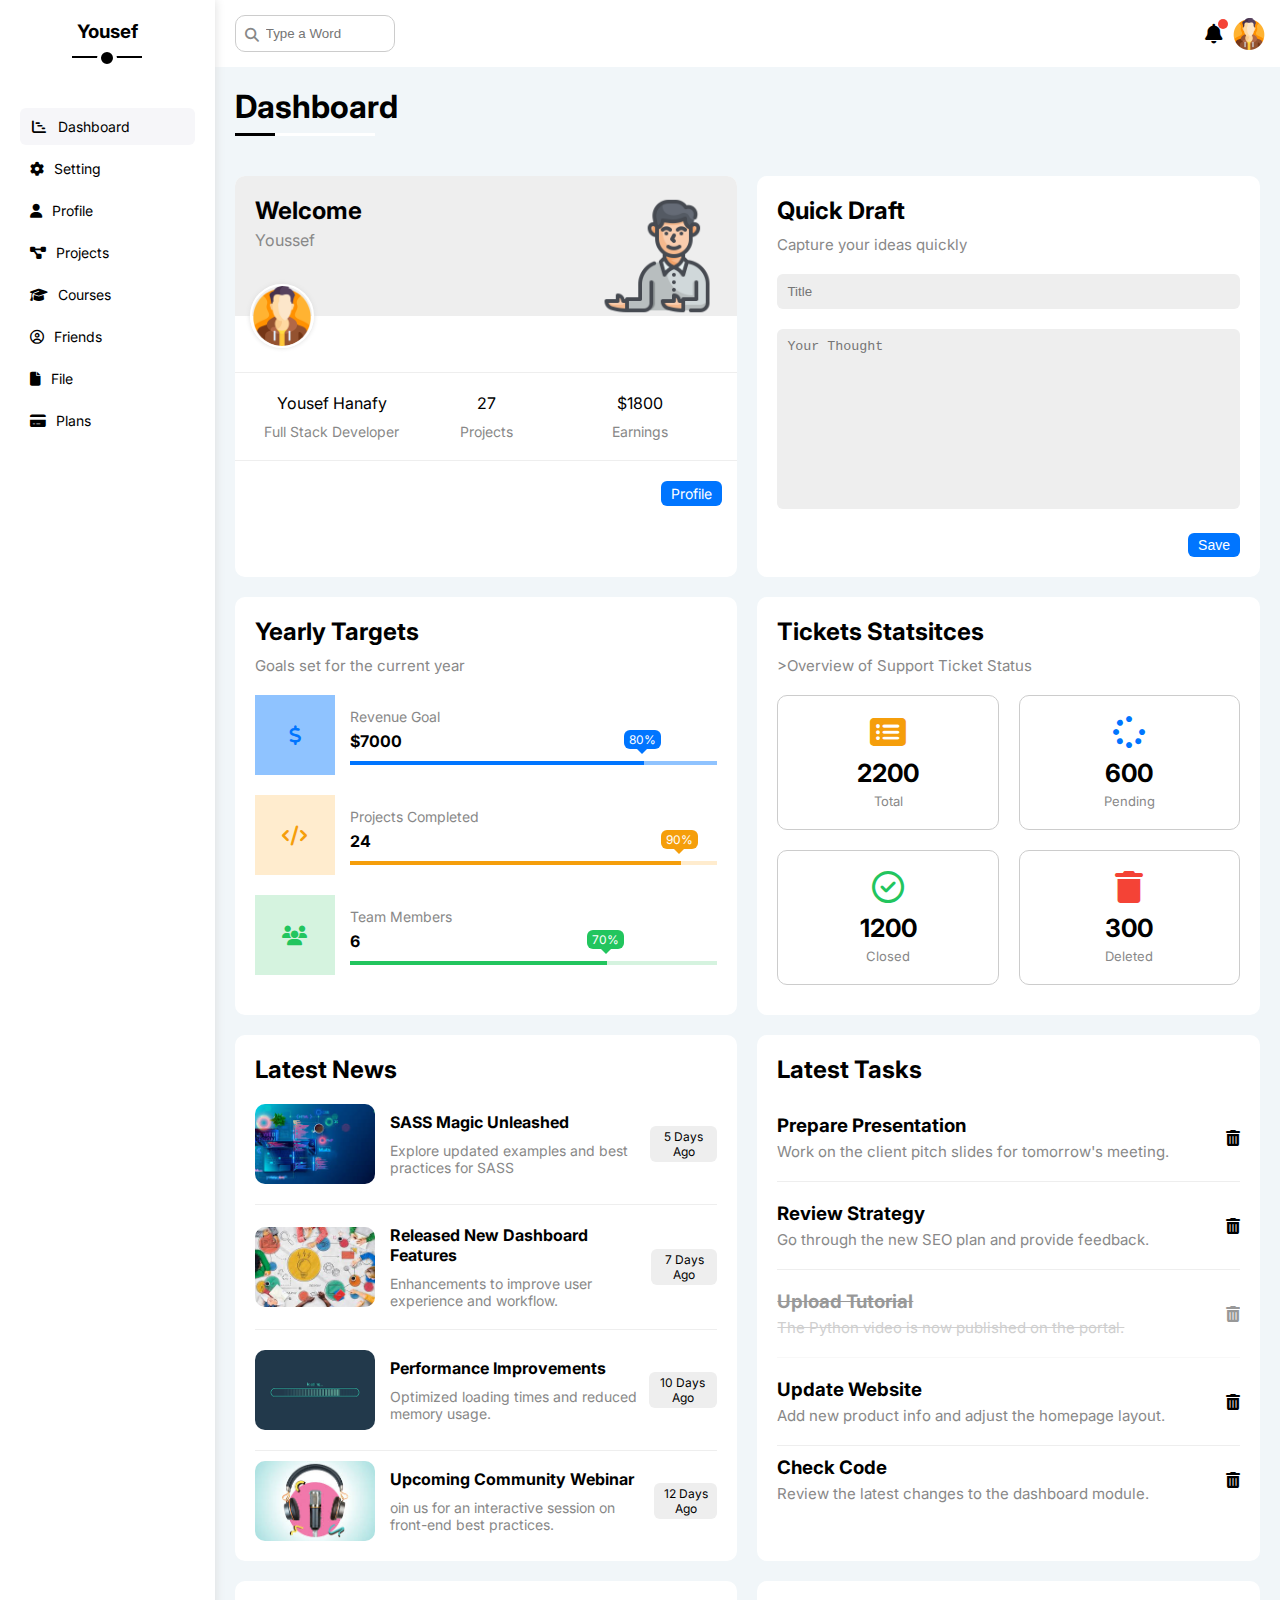
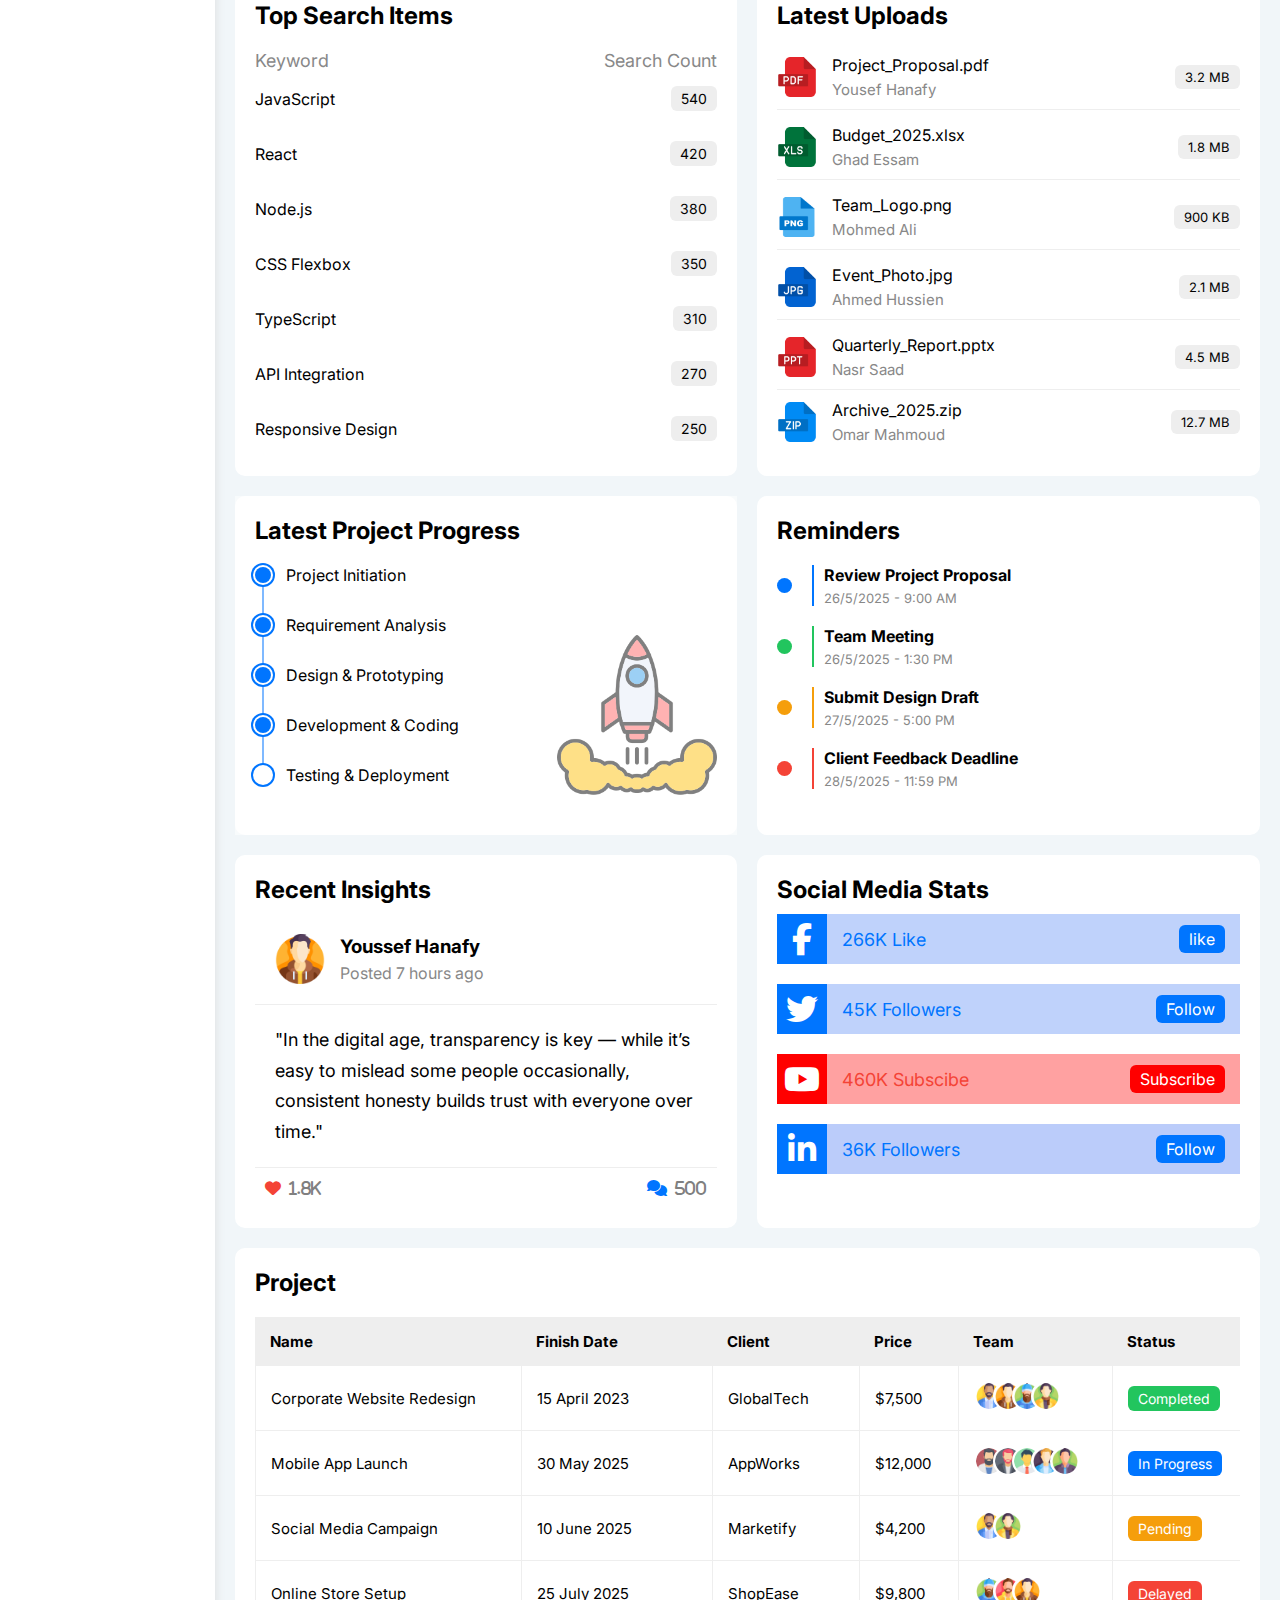
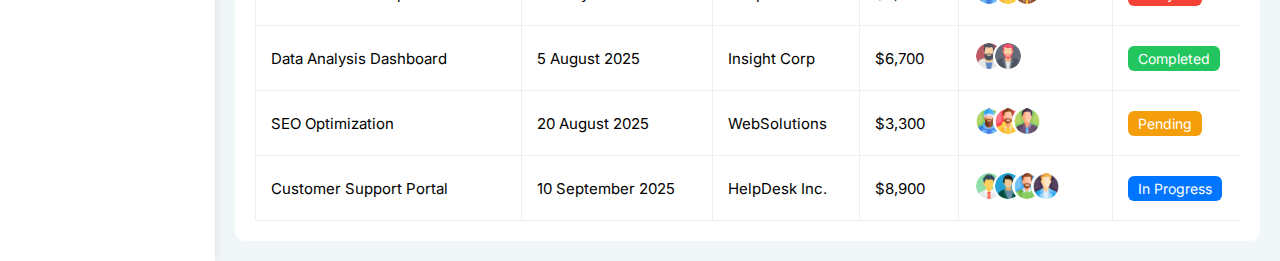
<file: index.html>
<!DOCTYPE html>
<html lang="en">

<head>
    <meta charset="UTF-8">
    <meta name="viewport" content="width=device-width, initial-scale=1.0">
    <title>Dashboard</title>
    <!-- FrameWork Templete CSS File -->
    <link rel="stylesheet" href="Css/framewrok.css">
    <!-- Main Templete CSS File -->
    <link rel="stylesheet" href="Css/style.css">
    <!-- Icons CSS File Or Font Awesome Library -->
    <link rel="stylesheet" href="Css/all.css">
    <!-- Google Fonts -->
    <link rel="preconnect" href="https://fonts.googleapis.com">
    <link rel="preconnect" href="https://fonts.gstatic.com" crossorigin>
    <link
        href="https://fonts.googleapis.com/css2?family=Inter:ital,opsz,wght@0,14..32,100..900;1,14..32,100..900&family=Playwrite+IN:wght@100..400&family=Roboto:ital,wght@0,100..900;1,100..900&family=Sansita:ital,wght@0,400;0,700;0,800;0,900;1,400;1,700;1,800;1,900&display=swap"
        rel="stylesheet">
</head>

<body>
    <div class="page d-flex">
        <div class="sidebar bg-white p-20 p-relative">
            <h3 class="p-relative txt-c mt-0 "><a href="index.html" class="c-black">Yousef</a></h3>
            <ul>
                <li>
                    <a class="active d-flex align-center fs-14 c-black rad-6 p-10" href="index.html">
                        <i class="fa-solid fa-chart-gantt fa-fw"></i>
                        <span>Dashboard</span>
                    </a>
                </li>
                <li>
                    <a class=" d-flex align-center fs-14 c-black rad-6 p-10" href="setting.html">
                        <i class="fa-solid fa-gear"></i>
                        <span>Setting</span>
                    </a>
                </li>
                <li>
                    <a class=" d-flex align-center fs-14 c-black rad-6 p-10" href="profile.html">
                        <i class="fa-solid fa-user"></i>
                        <span>Profile</span>
                    </a>
                </li>
                <li>
                    <a class=" d-flex align-center fs-14 c-black rad-6 p-10" href="projects.html">
                        <i class="fa-solid fa-diagram-project"></i>
                        <span>Projects</span>
                    </a>
                </li>
                <li>
                    <a class=" d-flex align-center fs-14 c-black rad-6 p-10" href="courses.html">
                        <i class="fa-solid fa-graduation-cap"></i>
                        <span>Courses</span>
                    </a>
                </li>
                <li>
                    <a class=" d-flex align-center fs-14 c-black rad-6 p-10" href="friends.html">
                        <i class="fa-regular fa-circle-user"></i>
                        <span>Friends</span>
                    </a>
                </li>
                <li>
                    <a class=" d-flex align-center fs-14 c-black rad-6 p-10" href="file.html">
                        <i class="fa-solid fa-file"></i>
                        <span>File</span>
                    </a>
                </li>
                <li>
                    <a class=" d-flex align-center fs-14 c-black rad-6 p-10" href="plans.html">
                        <i class="fa-solid fa-credit-card"></i>
                        <span>Plans</span>
                    </a>
                </li>
            </ul>
        </div>
        <div class="content w-full">
            <div class="head bg-white p-15 between-flex ">
                <div class="search p-relative">
                    <input class="p-10" type="search" placeholder="Type a Word">
                </div>
                <div class="icons d-flex align-center">
                    <span class="notification p-relative">
                        <i class="fa-solid fa-bell fa-lg"></i>
                    </span>
                    <img src="Images/man_2.png" alt="">
                </div>
            </div>
            <h1 class="p-relative">Dashboard</h1>
            <div class="wrapper d-grid gap-20">
                <div class="welcome bg-white rad-10 txt-c-mobile block-mobile">
                    <div class="intro p-20 d-flex space-between bg-eee">
                        <div>
                            <h2 class="m-0">Welcome</h2>
                            <p class="c-gray mt-5">Youssef</p>
                        </div>
                        <img class="hide-mobile" src="Images/welcome.png" alt="">
                    </div>
                    <img src="Images/man_2.png" alt="img" class="avatar">
                    <div class="body d-flex txt-c p-20 mt-20 mb-20 block-mobile">
                        <div>Yousef Hanafy <span class="d-block c-gray mt-10 fs-14">Full Stack Developer</span></div>
                        <div>27<span class="d-block c-gray mt-10 fs-14">Projects</span></div>
                        <div>$1800 <span class="d-block c-gray mt-10 fs-14">Earnings</span></div>
                    </div>
                    <a href="profile.html" class="visit d-block rad-6 bg-blue fs-14 c-white w-fit btn-shape">Profile</a>
                </div>
                <div class="quick-draft p-20 bg-white rad-10">
                    <h2 class="mt-0 mb-10">Quick Draft</h2>
                    <p class="c-gray mb-20 mt-0 fs-15">Capture your ideas quickly</p>
                    <form>
                        <input class="d-block p-10 bg-eee rad-6 b-none mb-20 w-full" type="text" placeholder="Title">
                        <textarea class="p-10 bg-eee rad-6 b-none mb-20 w-full " placeholder="Your Thought"></textarea>
                        <input class="save fs-14 c-white bg-blue d-block w-fit b-none rad-6 btn-shape" type="submit"
                            value="Save">
                    </form>
                </div>
                <!-- Start Targets -->
                <div class="targets p-20 bg-white rad-10">
                    <h2 class="mt-0 mb-10">Yearly Targets</h2>
                    <p class="c-gray mb-20 mt-0 fs-15">Goals set for the current year</p>
                    <div class="target-row mb-20 d-flex align-center blue">
                        <div class="icon center-flex">
                            <i class="fa-solid fa-dollar-sign fa-lg c-blue"></i>
                        </div>
                        <div class="details">
                            <span class="c-gray fs-14">Revenue Goal</span>
                            <span class="d-block fw-bold mt-5 mb-10">$7000</span>
                            <div class="progress p-relative">
                                <span style="width: 80%" class="bg-blue blue">
                                    <span class="bg-blue">80%</span>
                                </span>
                            </div>
                        </div>
                    </div>
                    <div class="target-row mb-20 d-flex align-center orange">
                        <div class="icon center-flex">
                            <i class="fa-solid fa-code fa-lg c-orange"></i>
                        </div>
                        <div class="details">
                            <span class="c-gray fs-14">Projects Completed</span>
                            <span class="d-block fw-bold mt-5 mb-10">24</span>
                            <div class="progress p-relative">
                                <span style="width: 90%" class="bg-orange orange">
                                    <span class="bg-orange">90%</span>
                                </span>
                            </div>
                        </div>
                    </div>
                    <div class="target-row mb-20 d-flex align-center green">
                        <div class="icon center-flex">
                            <i class="fa-solid fa-users fa-lg c-green"></i>
                        </div>
                        <div class="details">
                            <span class="c-gray fs-14">Team Members</span>
                            <span class="d-block fw-bold mt-5 mb-10">6</span>
                            <div class="progress p-relative">
                                <span style="width: 70%" class="bg-green green">
                                    <span class="bg-green">70%</span>
                                </span>
                            </div>
                        </div>
                    </div>
                </div>
                <!-- End Targets -->
                <!-- Start Tickets -->
                <div class="tickets p-20 bg-white rad-10">
                    <h2 class="mt-0 mb-10">Tickets Statsitces</h2>
                    <p class="mt-0 mb-20 c-gray fs-15">>Overview of Support Ticket Status</p>
                    <div class="d-flex txt-c gap-20 f-wrap">
                        <div class="box rad-10 p-20 ">
                            <i class="fa-solid fa-rectangle-list fa-2x mb-10 c-orange"></i>
                            <span class="d-block fw-bold fs-25 mb-5">2200</span>
                            <span class="d-block c-black fs-13 c-gray">Total</span>
                        </div>
                        <div class="box rad-10 p-20 ">
                            <i class="fa-solid fa-spinner fa-2x mb-10 c-blue"></i>
                            <span class="d-block fw-bold fs-25 mb-5">600</span>
                            <span class="d-block c-black fs-13 c-gray">Pending</span>
                        </div>
                        <div class="box rad-10 p-20 ">
                            <i class="fa-regular fa-circle-check fa-2x mb-10 c-green"></i>
                            <span class="d-block fw-bold fs-25 mb-5">1200</span>
                            <span class="d-block c-black fs-13 c-gray">Closed</span>
                        </div>
                        <div class="box rad-10 p-20 ">
                            <i class="fa-solid fa-trash fa-2x mb-10 c-red"></i>
                            <span class="d-block fw-bold fs-25 mb-5">300</span>
                            <span class="d-block c-black fs-13 c-gray">Deleted</span>
                        </div>
                    </div>
                </div>
                <!-- End Tickets -->
                <!-- Start Latest  -->
                <div class="latest p-20 bg-white rad-10 txt-c-mobile">
                    <h2 class="mb-10 mt-0">Latest News</h2>
                    <div class=" txt-c-mobile">
                        <div class="box d-flex align-center block-mobile ">
                            <img src="Images/cssCode.jpeg" alt="img">
                            <div class="info">
                                <h3 class="mt-0 mb-10 fs-16">SASS Magic Unleashed</h3>
                                <p class="mt-0 c-gray fs-14">Explore updated examples and best practices for SASS</p>
                            </div>
                            <span class="d-block bg-eee fs-13 rad-6 pl-15">5 Days Ago</span>
                        </div>
                        <div class="box d-flex align-center block-mobile ">
                            <img src="Images/team.jpeg" alt="img">
                            <div class="info">
                                <h3 class="mt-0 mb-10 fs-16">Released New Dashboard Features</h3>
                                <p class="mt-0 c-gray fs-14">Enhancements to improve user experience and workflow.</p>
                            </div>
                            <span class="d-block bg-eee fs-13 rad-6">7 Days Ago</span>
                        </div>
                        <div class="box d-flex align-center block-mobile ">
                            <img src="Images/load.png" alt="img">
                            <div class="info">
                                <h3 class="mt-0 mb-10 fs-16">Performance Improvements</h3>
                                <p class="mt-0 c-gray fs-14">Optimized loading times and reduced memory usage.</p>
                            </div>
                            <span class="d-block bg-eee fs-13 rad-6">10 Days Ago</span>
                        </div>
                        <div class="box d-flex align-center block-mobile ">
                            <img src="Images/bodcast.jpeg" alt="img">
                            <div class="info">
                                <h3 class="mt-0 mb-10 fs-16">Upcoming Community Webinar</h3>
                                <p class="mt-0 c-gray fs-14">oin us for an interactive session on front-end best
                                    practices.</p>
                            </div>
                            <span class="d-block bg-eee fs-13 rad-6">12 Days Ago</span>
                        </div>
                    </div>
                </div>
                <!-- End Latest  -->
                <!-- Start Latest Tasks -->
                <div class="latest-task p-20 bg-white rad-10 txt-c-mobile">
                    <h2 class="mb-20 mt-0">Latest Tasks</h2>
                    <div>
                        <div class="box d-flex align-center">
                            <div class="info f-grow">
                                <h3 class="mt-0 mb-5">Prepare Presentation</h3>
                                <p class="mt-0 c-gray fs-15">Work on the client pitch slides for tomorrow's meeting.</p>
                            </div>
                            <i class="fa-solid fa-trash-can delete"></i>
                        </div>
                        <div class="box d-flex align-center">
                            <div class="info f-grow">
                                <h3 class="mt-0 mb-5">Review Strategy</h3>
                                <p class="mt-0 c-gray fs-15">Go through the new SEO plan and provide feedback.</p>
                            </div>
                            <i class="fa-solid fa-trash-can delete"></i>
                        </div>
                        <div class="box d-flex align-center done">
                            <div class="info f-grow">
                                <h3 class="mt-0 mb-5">Upload Tutorial</h3>
                                <p class="mt-0 c-gray fs-15">The Python video is now published on the portal.</p>
                            </div>
                            <i class="fa-solid fa-trash-can delete"></i>
                        </div>
                        <div class="box d-flex align-center">
                            <div class="info f-grow">
                                <h3 class="mt-0 mb-5">Update Website</h3>
                                <p class="mt-0 c-gray fs-15">Add new product info and adjust the homepage layout.</p>
                            </div>
                            <i class="fa-solid fa-trash-can delete"></i>
                        </div>
                        <div class="box d-flex align-center">
                            <div class="info f-grow">
                                <h3 class="mt-0 mb-5">Check Code</h3>
                                <p class="mt-0 c-gray fs-15">Review the latest changes to the dashboard module.</p>
                            </div>
                            <i class="fa-solid fa-trash-can delete"></i>
                        </div>
                    </div>
                </div>
                <!-- End Latest Tasks -->
                <!-- Start Top Search -->
                <div class="top-search p-20 bg-white rad-10">
                    <h2 class="mb-20 mt-0">Top Search Items</h2>
                    <div>
                        <div class="top-row c-gray between-flex">
                            <p class="fs-18">Keyword</p>
                            <p class="fs-18">Search Count</p>
                        </div>
                        <div class="top-row pb-15 pt-15 between-flex">
                            <p>JavaScript</p>
                            <span class="btn-shape bg-eee fs-14 rad-6">540</span>
                        </div>
                        <div class="top-row pb-15 pt-15 between-flex">
                            <p>React</p>
                            <span class="btn-shape bg-eee fs-14 rad-6">420</span>
                        </div>
                        <div class="top-row pb-15 pt-15 between-flex">
                            <p>Node.js</p>
                            <span class="btn-shape bg-eee fs-14 rad-6">380</span>
                        </div>
                        <div class="top-row pb-15 pt-15 between-flex">
                            <p>CSS Flexbox</p>
                            <span class="btn-shape bg-eee fs-14 rad-6">350</span>
                        </div>
                        <div class="top-row pb-15 pt-15 between-flex">
                            <p>TypeScript</p>
                            <span class="btn-shape bg-eee fs-14 rad-6">310</span>
                        </div>
                        <div class="top-row pb-15 pt-15 between-flex">
                            <p>API Integration</p>
                            <span class="btn-shape bg-eee fs-14 rad-6">270</span>
                        </div>
                        <div class="top-row pb-15 pt-15 between-flex">
                            <p>Responsive Design</p>
                            <span class="btn-shape bg-eee fs-14 rad-6">250</span>
                        </div>
                    </div>
                </div>
                <!-- End Top Search -->
                <!-- Start uploads -->
                <div class="uploads section-style">
                    <h2 class="mb-20 mt-0">Latest Uploads</h2>
                    <div>
                        <div class="box d-flex align-center">
                            <img src="Images/pdf (1).png" alt="PDF Icon">
                            <div class="info">
                                <h3 class="mt-0 mb-5 fw-normal fs-16">Project_Proposal.pdf</h3>
                                <p class="c-gray fs-15">Yousef Hanafy</p>
                            </div>
                            <span class="btn-shape bg-eee rad-6 ml-auto fs-13">3.2 MB</span>
                        </div>
                        <div class="box d-flex align-center">
                            <img src="Images/xls.png" alt="Excel Icon">
                            <div class="info">
                                <h3 class="mt-0 mb-5 fw-normal fs-16">Budget_2025.xlsx</h3>
                                <p class="c-gray fs-15">Ghad Essam</p>
                            </div>
                            <span class="btn-shape bg-eee rad-6 ml-auto fs-13">1.8 MB</span>
                        </div>
                        <div class="box d-flex align-center">
                            <img src="Images/png-file-.png" alt="PNG Icon">
                            <div class="info">
                                <h3 class="mt-0 mb-5 fw-normal fs-16">Team_Logo.png</h3>
                                <p class="c-gray fs-15">Mohmed Ali</p>
                            </div>
                            <span class="btn-shape bg-eee rad-6 ml-auto fs-13">900 KB</span>
                        </div>
                        <div class="box d-flex align-center">
                            <img src="Images/jpg.png" alt="JPG Icon">
                            <div class="info">
                                <h3 class="mt-0 mb-5 fw-normal fs-16">Event_Photo.jpg</h3>
                                <p class="c-gray fs-15">Ahmed Hussien</p>
                            </div>
                            <span class="btn-shape bg-eee rad-6 ml-auto fs-13">2.1 MB</span>
                        </div>
                        <div class="box d-flex align-center">
                            <img src="Images/ppt.png" alt="PowerPoint Icon">
                            <div class="info">
                                <h3 class="mt-0 mb-5 fw-normal fs-16">Quarterly_Report.pptx</h3>
                                <p class="c-gray fs-15">Nasr Saad</p>
                            </div>
                            <span class="btn-shape bg-eee rad-6 ml-auto fs-13">4.5 MB</span>
                        </div>
                        <div class="box d-flex align-center">
                            <img src="Images/zip.png" alt="Zip Icon">
                            <div class="info">
                                <h3 class="mt-0 mb-5 fw-normal fs-16">Archive_2025.zip</h3>
                                <p class="c-gray fs-15">Omar Mahmoud</p>
                            </div>
                            <span class="btn-shape bg-eee rad-6 ml-auto fs-13">12.7 MB</span>
                        </div>
                    </div>
                </div>
                <!-- End uploads -->
                <!-- Start Project  -->
                <div class="project section-style">
                    <h2 class="mt-0 mb-20 p-relative">Latest Project Progress</h2>
                    <div>
                        <div class="p-relative d-flex align-center mb-30 box">
                            <span class="p-relative"></span>
                            <p>Project Initiation</p>
                        </div>
                        <div class="p-relative d-flex align-center mb-30 box">
                            <span class="p-relative"></span>
                            <p>Requirement Analysis</p>
                        </div>
                        <div class="p-relative d-flex align-center mb-30 box">
                            <span class="p-relative"></span>
                            <p>Design & Prototyping</p>
                        </div>
                        <div class="p-relative d-flex align-center mb-30 box">
                            <span class="p-relative load"></span>
                            <p>Development & Coding</p>
                        </div>
                        <div class="p-relative d-flex align-center mb-30 box">
                            <span class="p-relative empty"></span>
                            <p>Testing & Deployment</p>
                        </div>
                    </div>
                </div>
                <!-- End Project  -->
                <!-- Start Reminders -->
                <div class="reminder section-style">
                    <h2 class="mt-0 mb-20">Reminders</h2>
                    <div>
                        <div class="box p-relative d-flex align-center mb-20">
                            <span></span>
                            <div class="info">
                                <h3 class="fs-16 mb-5">Review Project Proposal</h3>
                                <p class="fs-13 c-gray">26/5/2025 - 9:00 AM</p>
                            </div>
                        </div>
                        <div class="box p-relative d-flex align-center mb-20">
                            <span class="green"></span>
                            <div class="info green">
                                <h3 class="fs-16 mb-5">Team Meeting</h3>
                                <p class="fs-13 c-gray">26/5/2025 - 1:30 PM</p>
                            </div>
                        </div>
                        <div class="box p-relative d-flex align-center mb-20">
                            <span class="orange"></span>
                            <div class="info orange">
                                <h3 class="fs-16 mb-5">Submit Design Draft</h3>
                                <p class="fs-13 c-gray">27/5/2025 - 5:00 PM</p>
                            </div>
                        </div>
                        <div class="box p-relative d-flex align-center mb-20">
                            <span class="red"></span>
                            <div class="info red">
                                <h3 class="fs-16 mb-5">Client Feedback Deadline</h3>
                                <p class="fs-13 c-gray">28/5/2025 - 11:59 PM</p>
                            </div>
                        </div>
                    </div>
                </div>
                <!-- End Reminders -->
                <!-- Start Post -->
                <div class="post section-style">
                    <h2 class="mt-0 mb-10">Recent Insights</h2>
                    <div>
                        <div class="head d-flex align-center p-20 bb-eee">
                            <img src="Images/man_2.png" alt="Youssef Hanafy">
                            <div class="info">
                                <h3 class="mt-0 mb-5">Youssef Hanafy</h3>
                                <p class="c-gray">Posted 7 hours ago</p>
                            </div>
                        </div>
                        <div class="body bb-eee p-20">
                            <p class="fs-18 lh">
                                "In the digital age, transparency is key — while it’s easy to mislead some people
                                occasionally, consistent honesty builds trust with everyone over time."
                            </p>
                        </div>
                        <div class="foot p-10 between-flex c-gray">
                            <div class="like">
                                <i class="fa-solid fa-heart heart"><span>1.8K</span></i>
                            </div>
                            <div class="discuss">
                                <i class="fa-solid fa-comments comments"><span>500</span></i>
                            </div>
                        </div>
                    </div>
                </div>
                <!-- End Post -->
                <!-- Start Social -->
                <div class="social section-style">
                    <h2 class="mt-0 mb-10">Social Media Stats</h2>
                    <div class="box p-relative d-flex align-center mb-20 face">
                        <i class="fa-brands fa-facebook-f fa-2x c-blue"></i>
                        <p class="ml-15 fs-18 c-blue">266K Like</p>
                        <a href="#" class="d-block btn-shape ml-auto bg-blue fs-16 rad-6 c-white">like</a>
                    </div>
                    <div class="box p-relative d-flex align-center mb-20 face">
                        <i class="fa-brands fa-twitter fa-2x c-blue"></i>
                        <p class="ml-15 fs-18 c-blue">45K Followers</p>
                        <a href="#" class="d-block btn-shape ml-auto bg-blue fs-16 rad-6 c-white">Follow</a>
                    </div>
                    <div class="box p-relative d-flex align-center mb-20 utube">
                        <i class="fa-brands fa-youtube fa-2x bg-red"></i>
                        <p class="ml-15 fs-18 c-red">460K Subscibe</p>
                        <a href="#" class="d-block btn-shape ml-auto bg-red fs-16 rad-6 c-white">Subscribe</a>
                    </div>
                    <div class="box p-relative d-flex align-center mb-20 linkin">
                        <i class="fa-brands fa-linkedin-in fa-2x c-blue"></i>
                        <p class="ml-15 fs-18 c-blue">36K Followers</p>
                        <a href="#" class="d-block btn-shape ml-auto bg-blue fs-16 rad-6 c-white">Follow</a>
                    </div>
                </div>
                <!-- End Social -->
            </div> <!-- End Wrapper -->
            <!-- Start Project Table -->
            <div class="project-table section-style m-20">
                <h2 class="mt-0 mb-20">Project</h2>
                <div class="responsive-table">
                    <table class="fs-15">
                        <thead>
                            <tr>
                                <td>Name</td>
                                <td>Finish Date</td>
                                <td>Client</td>
                                <td>Price</td>
                                <td>Team</td>
                                <td>Status</td>
                            </tr>
                        </thead>
                        <tbody>
                            <tr>
                                <td>Corporate Website Redesign</td>
                                <td>15 April 2023</td>
                                <td>GlobalTech</td>
                                <td>$7,500</td>
                                <td>
                                    <img src="Images/man_1.png" alt="Alice">
                                    <img src="Images/man_2.png" alt="Bob">
                                    <img src="Images/man_3.png" alt="Charlie">
                                    <img src="Images/man_4.png" alt="Diana">
                                </td>
                                <td>
                                    <span class="label btn-shape c-white bg-green rad-6 fs-14">Completed</span>
                                </td>
                            </tr>
                            <tr>
                                <td>Mobile App Launch</td>
                                <td>30 May 2025</td>
                                <td>AppWorks</td>
                                <td>$12,000</td>
                                <td>
                                    <img src="Images/man_5.png" alt="Bob">
                                    <img src="Images/man_6.png" alt="Charlie">
                                    <img src="Images/man_7.png" alt="Charlie">
                                    <img src="Images/man_10.png" alt="Charlie">
                                    <img src="Images/man_11.png" alt="Charlie">
                                </td>
                                <td>
                                    <span class="label btn-shape c-white bg-blue rad-6 fs-14">In Progress</span>
                                </td>
                            </tr>
                            <tr>
                                <td>Social Media Campaign</td>
                                <td>10 June 2025</td>
                                <td>Marketify</td>
                                <td>$4,200</td>
                                <td>
                                    <img src="Images/man_1.png" alt="Alice">
                                    <img src="Images/man_4.png" alt="Diana">
                                </td>
                                <td>
                                    <span class="label btn-shape c-white bg-orange rad-6 fs-14">Pending</span>
                                </td>
                            </tr>
                            <tr>
                                <td>Online Store Setup</td>
                                <td>25 July 2025</td>
                                <td>ShopEase</td>
                                <td>$9,800</td>
                                <td>
                                    <img src="Images/man_3.png" alt="Charlie">
                                    <img src="Images/man_12.png" alt="Diana">
                                    <img src="Images/man_2.png" alt="Bob">
                                </td>
                                <td>
                                    <span class="label btn-shape c-white bg-red rad-6 fs-14">Delayed</span>
                                </td>
                            </tr>
                            <tr>
                                <td>Data Analysis Dashboard</td>
                                <td>5 August 2025</td>
                                <td>Insight Corp</td>
                                <td>$6,700</td>
                                <td>
                                    <img src="Images/man_5.png" alt="Alice">
                                    <img src="Images/man_6.png" alt="Bob">
                                </td>
                                <td>
                                    <span class="label btn-shape c-white bg-green rad-6 fs-14">Completed</span>
                                </td>
                            </tr>
                            <tr>
                                <td>SEO Optimization</td>
                                <td>20 August 2025</td>
                                <td>WebSolutions</td>
                                <td>$3,300</td>
                                <td>
                                    <img src="Images/man_3.png" alt="Charlie">
                                    <img src="Images/man_12.png" alt="Diana">
                                    <img src="Images/man_11.png" alt="Charlie">
                                </td>
                                <td>
                                    <span class="label btn-shape c-white bg-orange rad-6 fs-14">Pending</span>
                                </td>
                            </tr>
                            <tr>
                                <td>Customer Support Portal</td>
                                <td>10 September 2025</td>
                                <td>HelpDesk Inc.</td>
                                <td>$8,900</td>
                                <td>
                                    <img src="Images/man_7.png" alt="Alice">
                                    <img src="Images/man_8.png" alt="Bob">
                                    <img src="Images/man_9.png" alt="Charlie">
                                    <img src="Images/man_10.png" alt="Charlie">
                                </td>
                                <td>
                                    <span class="label btn-shape c-white bg-blue rad-6 fs-14">In Progress</span>
                                </td>
                            </tr>
                        </tbody>
                    </table>
                </div>
            </div>
            <!-- End Project Table -->
        </div>
    </div>
</body>

</html>
</file>
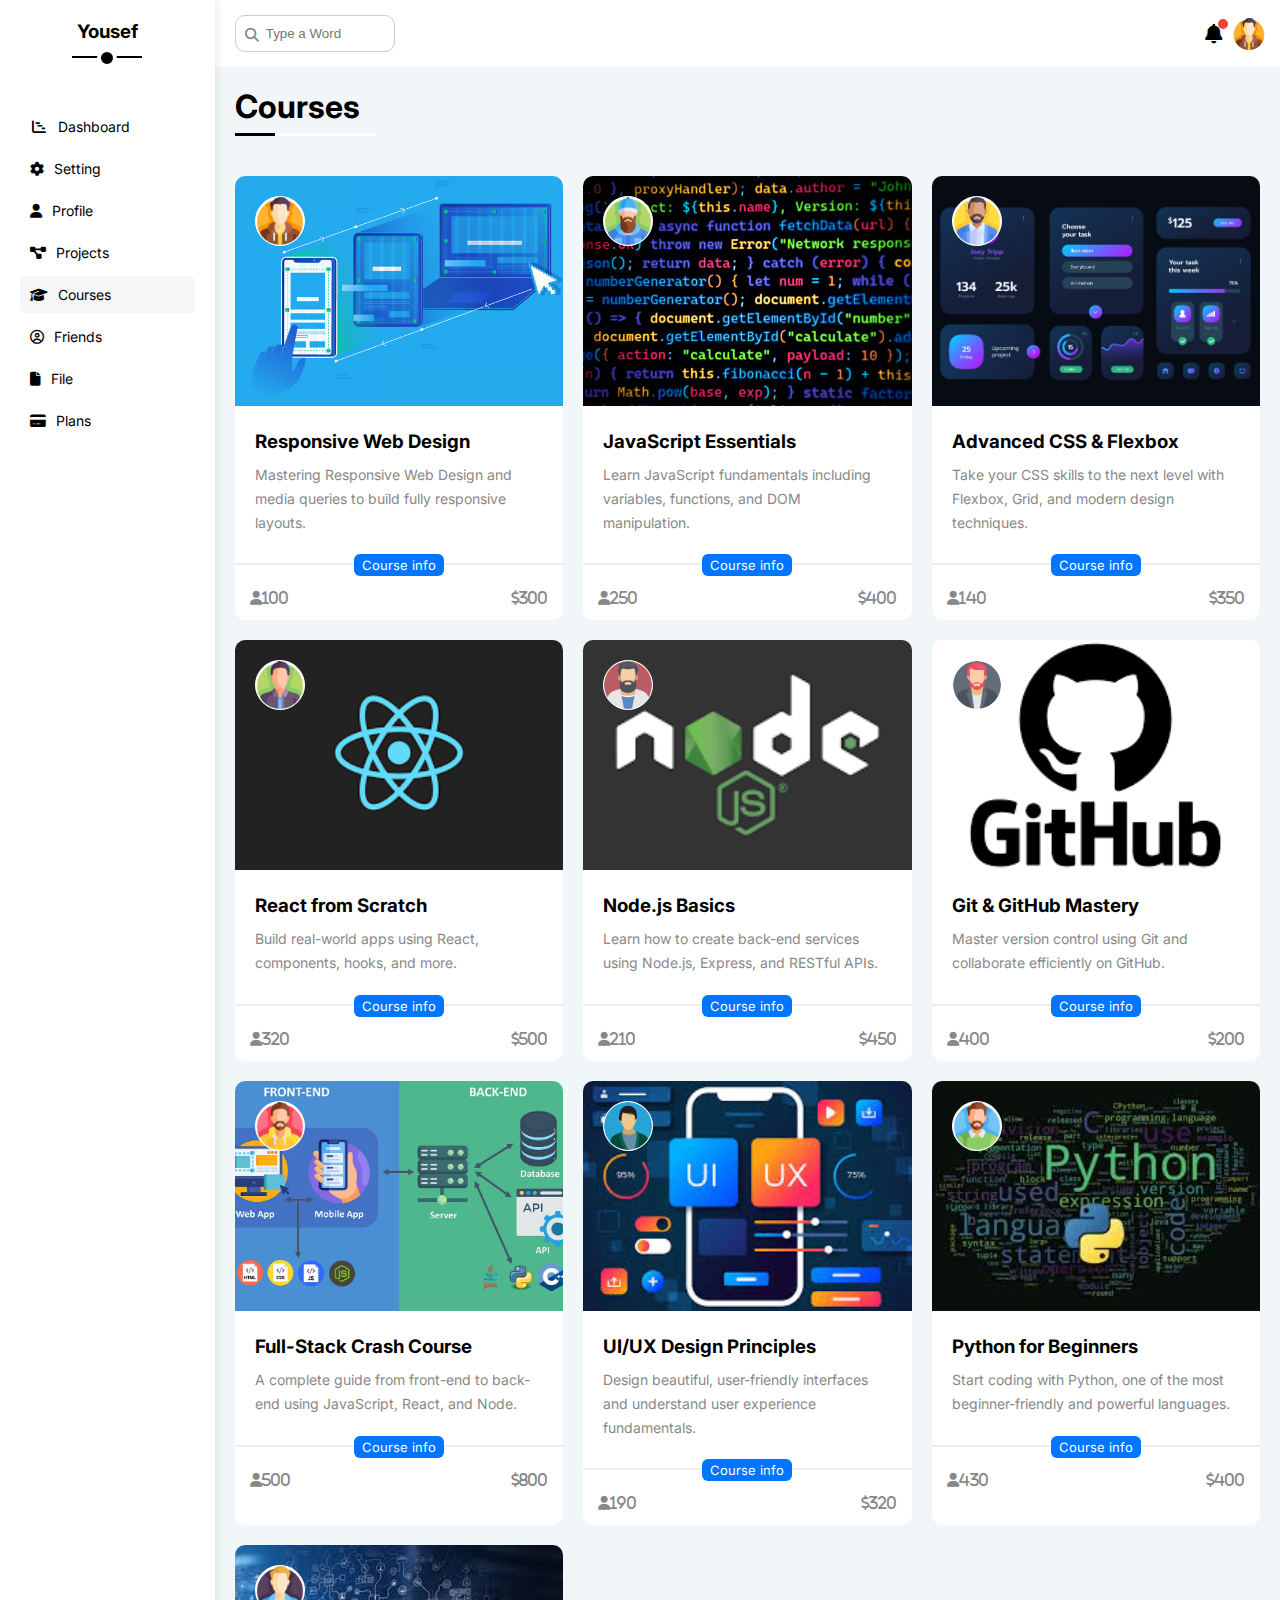
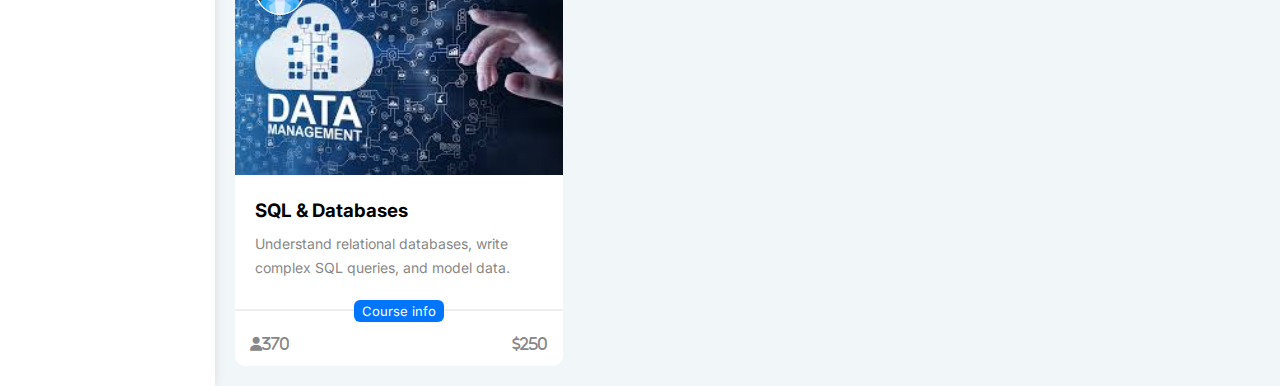
<file: courses.html>
<!DOCTYPE html>
<html lang="en">
<head>
    <meta charset="UTF-8">
    <meta name="viewport" content="width=device-width, initial-scale=1.0">
    <title>Courses</title>
    <!-- FrameWork Templete CSS File -->
    <link rel="stylesheet" href="Css/framewrok.css">
    <!-- Main Templete CSS File -->
    <link rel="stylesheet" href="Css/style.css">
    <!-- Icons CSS File Or Font Awesome Library -->
    <link rel="stylesheet" href="Css/all.css">
    <!-- Google Fonts -->
    <link rel="preconnect" href="https://fonts.googleapis.com">
    <link rel="preconnect" href="https://fonts.gstatic.com" crossorigin>
    <link href="https://fonts.googleapis.com/css2?family=Inter:ital,opsz,wght@0,14..32,100..900;1,14..32,100..900&family=Playwrite+IN:wght@100..400&family=Roboto:ital,wght@0,100..900;1,100..900&family=Sansita:ital,wght@0,400;0,700;0,800;0,900;1,400;1,700;1,800;1,900&display=swap" rel="stylesheet">
</head>
<body>
    <div class="page d-flex">
        <div class="sidebar bg-white p-20 p-relative">
            <h3 class="p-relative txt-c mt-0 "><a href="index.html" class="c-black">Yousef</a></h3>
            <ul>
                <li>
                    <a class="d-flex align-center fs-14 c-black rad-6 p-10" href="index.html">
                        <i class="fa-solid fa-chart-gantt fa-fw"></i>
                        <span>Dashboard</span>
                    </a>
                </li>
                 <li>
                    <a class="d-flex align-center fs-14 c-black rad-6 p-10" href="setting.html">
                        <i class="fa-solid fa-gear"></i>
                        <span>Setting</span>
                    </a>
                </li>
                 <li>
                    <a class="d-flex align-center fs-14 c-black rad-6 p-10" href="profile.html">
                        <i class="fa-solid fa-user"></i>
                        <span>Profile</span>
                    </a>
                </li>
                 <li>
                    <a class="d-flex align-center fs-14 c-black rad-6 p-10" href="projects.html">
                        <i class="fa-solid fa-diagram-project"></i>
                        <span>Projects</span>
                    </a>
                </li>
                 <li>
                    <a class="active d-flex align-center fs-14 c-black rad-6 p-10" href="courses.html">
                        <i class="fa-solid fa-graduation-cap"></i>
                        <span>Courses</span>
                    </a>
                </li>
                 <li>
                    <a class="d-flex align-center fs-14 c-black rad-6 p-10" href="friends.html">
                        <i class="fa-regular fa-circle-user"></i>
                        <span>Friends</span>
                    </a>
                </li>
                 <li>
                    <a class="d-flex align-center fs-14 c-black rad-6 p-10" href="file.html">
                        <i class="fa-solid fa-file"></i>
                        <span>File</span>
                    </a>
                </li>
                 <li>
                    <a class="d-flex align-center fs-14 c-black rad-6 p-10" href="plans.html">
                        <i class="fa-solid fa-credit-card"></i>
                        <span>Plans</span>
                    </a>
                </li>
            </ul>
        </div>
        <div class="content w-full">
            <div class="head bg-white p-15 between-flex ">
                <div class="search p-relative">
                    <input class="p-10" type="search" placeholder="Type a Word">
                </div>
                <div class="icons d-flex align-center">
                    <span class="notification p-relative">
                        <i class="fa-solid fa-bell fa-lg pointer"></i>
                    </span>
                    <img class="pointer" src="Images/man_2.png" alt="">
                </div>
            </div>
            <h1 class="p-relative">Courses</h1>
           <div class="courses">
                <div class="wrapper d-grid gap-20 m-20">
                    <div class="course section-style p-relative">
                        <img src="Images/man_2.png" alt="">
                        <div class="image">
                            <img src="Images/reponsive.avif" alt="">
                        </div>
                        <div class="details p-20">
                            <h3 class="m-0">Responsive Web Design</h3>
                            <p class="mt-10 c-gray fs-14">Mastering Responsive Web Design and media queries to build fully responsive layouts.</p>
                        </div>
                        <span class="d-block txt-c">Course info</span>
                        <div class="info between-flex c-gray fs-14 p-15 p-relative">
                            <i class="fa-solid fa-user">100</i>
                            <i class="fa-solid fa-dollar-sign">300</i>
                        </div>
                    </div>
                    <div class="course section-style p-relative">
                        <img src="Images/man_3.png" alt="">
                        <div class="image">
                            <img src="Images/js.jpg" alt="">
                        </div>
                        <div class="details p-20">
                            <h3 class="m-0">JavaScript Essentials</h3>
                            <p class="mt-10 c-gray fs-14">Learn JavaScript fundamentals including variables, functions, and DOM manipulation.</p>
                        </div>
                        <span class="d-block txt-c">Course info</span>
                        <div class="info between-flex c-gray fs-14 p-15 p-relative">
                            <i class="fa-solid fa-user">250</i>
                            <i class="fa-solid fa-dollar-sign">400</i>
                        </div>
                    </div>
                    <div class="course section-style p-relative">
                        <img src="Images/man_1.png" alt="">
                        <div class="image">
                            <img src="Images/css.jpg" alt="">
                        </div>
                        <div class="details p-20">
                            <h3 class="m-0">Advanced CSS & Flexbox</h3>
                            <p class="mt-10 c-gray fs-14">Take your CSS skills to the next level with Flexbox, Grid, and modern design techniques.</p>
                        </div>
                        <span class="d-block txt-c">Course info</span>
                        <div class="info between-flex c-gray fs-14 p-15 p-relative">
                            <i class="fa-solid fa-user">140</i>
                            <i class="fa-solid fa-dollar-sign">350</i>
                        </div>
                    </div>
                    <div class="course section-style p-relative">
                        <img src="Images/man_11.png" alt="">
                        <div class="image">
                            <img src="Images/react.png" alt="">
                        </div>
                        <div class="details p-20">
                            <h3 class="m-0">React from Scratch</h3>
                            <p class="mt-10 c-gray fs-14">Build real-world apps using React, components, hooks, and more.</p>
                        </div>
                        <span class="d-block txt-c">Course info</span>
                        <div class="info between-flex c-gray fs-14 p-15 p-relative">
                            <i class="fa-solid fa-user">320</i>
                            <i class="fa-solid fa-dollar-sign">500</i>
                        </div>
                    </div>
                    <div class="course section-style p-relative">
                        <img src="Images/man_5.png" alt="">
                        <div class="image">
                            <img src="Images/NodeJsLogo.png" alt="">
                        </div>
                        <div class="details p-20">
                            <h3 class="m-0">Node.js Basics</h3>
                            <p class="mt-10 c-gray fs-14"> Learn how to create back-end services using Node.js, Express, and RESTful APIs.</p>
                        </div>
                        <span class="d-block txt-c">Course info</span>
                        <div class="info between-flex c-gray fs-14 p-15 p-relative">
                            <i class="fa-solid fa-user">210</i>
                            <i class="fa-solid fa-dollar-sign">450</i>
                        </div>
                    </div>
                    <div class="course section-style p-relative">
                        <img src="Images/man_6.png" alt="">
                        <div class="image">
                            <img src="Images/github3.png" alt="">
                        </div>
                        <div class="details p-20">
                            <h3 class="m-0">Git & GitHub Mastery</h3>
                            <p class="mt-10 c-gray fs-14"> Master version control using Git and collaborate efficiently on GitHub.</p>
                        </div>
                        <span class="d-block txt-c">Course info</span>
                        <div class="info between-flex c-gray fs-14 p-15 p-relative">
                            <i class="fa-solid fa-user">400</i>
                            <i class="fa-solid fa-dollar-sign">200</i>
                        </div>
                    </div>
                    <div class="course section-style p-relative">
                        <img src="Images/man_12.png" alt="">
                        <div class="image">
                            <img src="Images/fullstack.webp" alt="">
                        </div>
                        <div class="details p-20">
                            <h3 class="m-0">Full-Stack Crash Course</h3>
                            <p class="mt-10 c-gray fs-14"> A complete guide from front-end to back-end using JavaScript, React, and Node.</p>
                        </div>
                        <span class="d-block txt-c">Course info</span>
                        <div class="info between-flex c-gray fs-14 p-15 p-relative">
                            <i class="fa-solid fa-user">500</i>
                            <i class="fa-solid fa-dollar-sign">800</i>
                        </div>
                    </div>
                    <div class="course section-style p-relative">
                        <img src="Images/man_8.png" alt="">
                        <div class="image">
                            <img src="Images/UI-UX.jpeg" alt="">
                        </div>
                        <div class="details p-20">
                            <h3 class="m-0">UI/UX Design Principles</h3>
                            <p class="mt-10 c-gray fs-14">Design beautiful, user-friendly interfaces and understand user experience fundamentals.</p>
                        </div>
                        <span class="d-block txt-c">Course info</span>
                        <div class="info between-flex c-gray fs-14 p-15 p-relative">
                            <i class="fa-solid fa-user">190</i>
                            <i class="fa-solid fa-dollar-sign">320</i>
                        </div>
                    </div>
                    <div class="course section-style p-relative">
                        <img src="Images/man_9.png" alt="">
                        <div class="image">
                            <img src="Images/paython2.jpeg" alt="">
                        </div>
                        <div class="details p-20">
                            <h3 class="m-0">Python for Beginners</h3>
                            <p class="mt-10 c-gray fs-14">Start coding with Python, one of the most beginner-friendly and powerful languages.</p>
                        </div>
                        <span class="d-block txt-c">Course info</span>
                        <div class="info between-flex c-gray fs-14 p-15 p-relative">
                            <i class="fa-solid fa-user">430</i>
                            <i class="fa-solid fa-dollar-sign">400</i>
                        </div>
                    </div>
                    <div class="course section-style p-relative">
                        <img src="Images/man_10.png" alt="">
                        <div class="image">
                            <img src="Images/datamange.jpeg" alt="">
                        </div>
                        <div class="details p-20">
                            <h3 class="m-0">SQL & Databases</h3>
                            <p class="mt-10 c-gray fs-14"> Understand relational databases, write complex SQL queries, and model data.</p>
                        </div>
                        <span class="d-block txt-c">Course info</span>
                        <div class="info between-flex c-gray fs-14 p-15 p-relative">
                            <i class="fa-solid fa-user">370</i>
                            <i class="fa-solid fa-dollar-sign">250</i>
                        </div>
                    </div>                  
                </div>
           </div>
        </div>
    </div>  
</body>
</html>
</file>
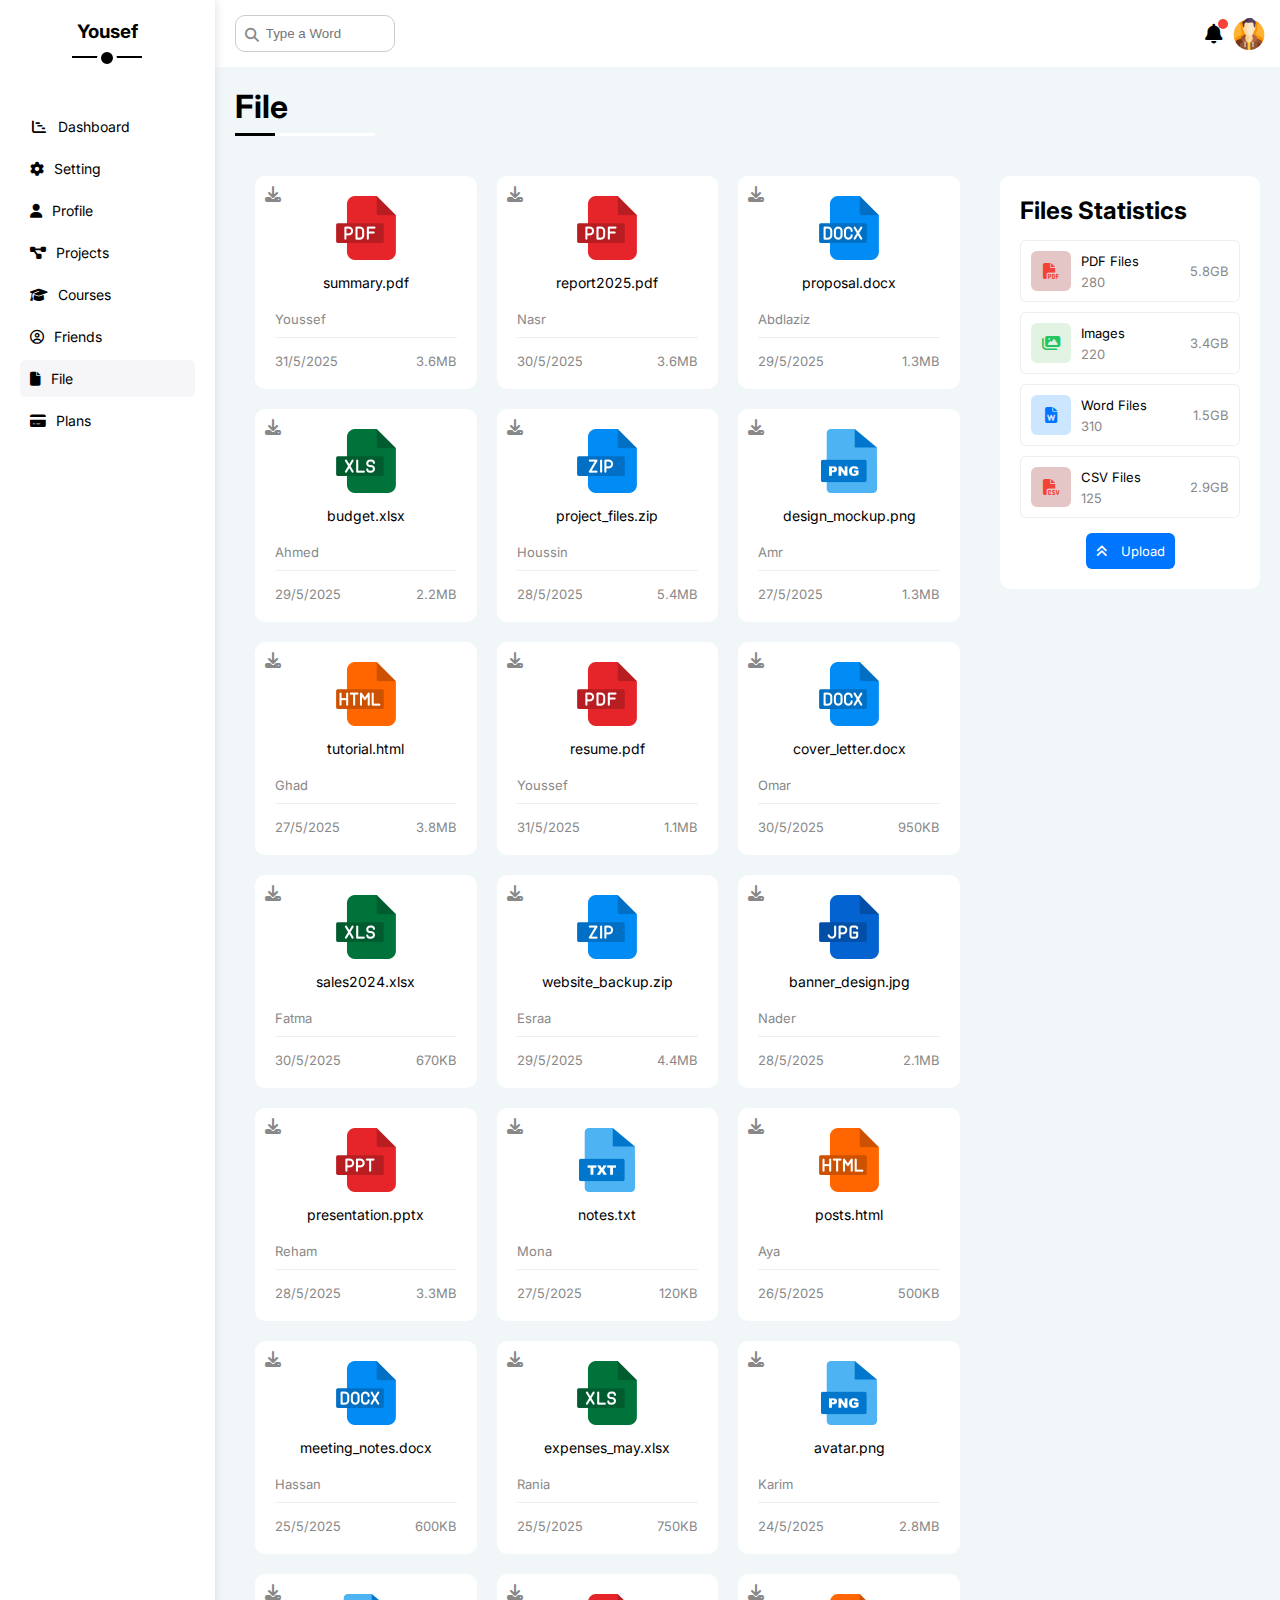
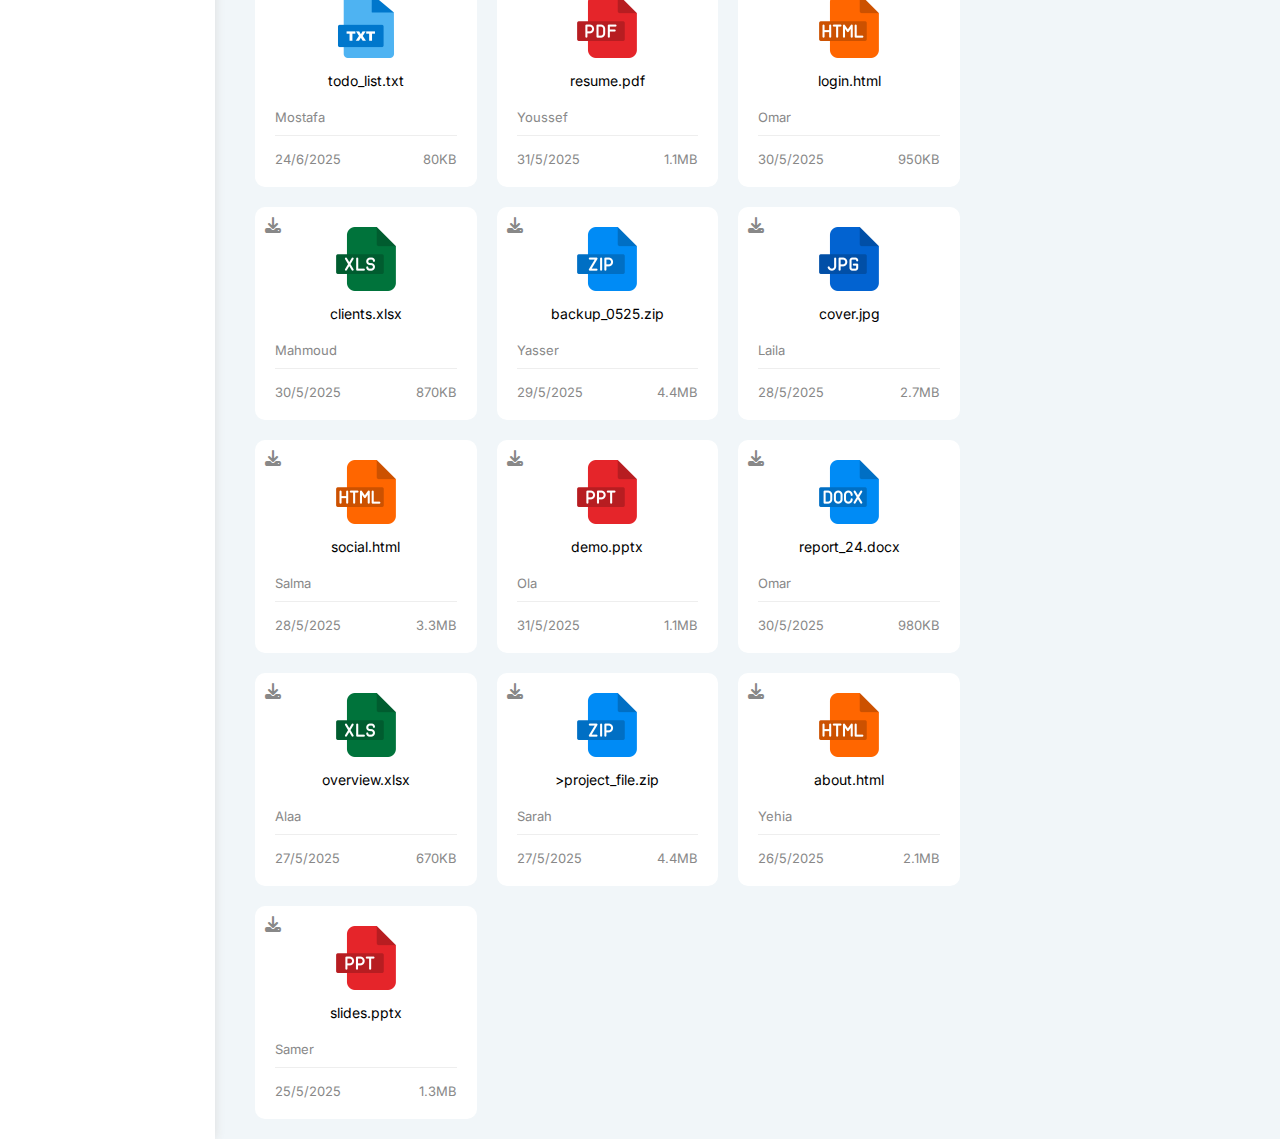
<file: file.html>
<!DOCTYPE html>
<html lang="en">
<head>
    <meta charset="UTF-8">
    <meta name="viewport" content="width=device-width, initial-scale=1.0">
    <title>File</title>
    <!-- FrameWork Templete CSS File -->
    <link rel="stylesheet" href="Css/framewrok.css">
    <!-- Main Templete CSS File -->
    <link rel="stylesheet" href="Css/style.css">
    <!-- Icons CSS File Or Font Awesome Library -->
    <link rel="stylesheet" href="Css/all.css">
    <!-- Google Fonts -->
    <link rel="preconnect" href="https://fonts.googleapis.com">
    <link rel="preconnect" href="https://fonts.gstatic.com" crossorigin>
    <link
        href="https://fonts.googleapis.com/css2?family=Inter:ital,opsz,wght@0,14..32,100..900;1,14..32,100..900&family=Playwrite+IN:wght@100..400&family=Roboto:ital,wght@0,100..900;1,100..900&family=Sansita:ital,wght@0,400;0,700;0,800;0,900;1,400;1,700;1,800;1,900&display=swap"
        rel="stylesheet">
</head>
<body>
    <div class="page d-flex">
        <div class="sidebar bg-white p-20 p-relative">
            <h3 class="p-relative txt-c mt-0 "><a href="index.html" class="c-black">Yousef</a></h3>
            <ul>
                <li>
                    <a class="d-flex align-center fs-14 c-black rad-6 p-10" href="index.html">
                        <i class="fa-solid fa-chart-gantt fa-fw"></i>
                        <span>Dashboard</span>
                    </a>
                </li>
                <li>
                    <a class="d-flex align-center fs-14 c-black rad-6 p-10" href="setting.html">
                        <i class="fa-solid fa-gear"></i>
                        <span>Setting</span>
                    </a>
                </li>
                <li>
                    <a class="d-flex align-center fs-14 c-black rad-6 p-10" href="profile.html">
                        <i class="fa-solid fa-user"></i>
                        <span>Profile</span>
                    </a>
                </li>
                <li>
                    <a class="d-flex align-center fs-14 c-black rad-6 p-10" href="projects.html">
                        <i class="fa-solid fa-diagram-project"></i>
                        <span>Projects</span>
                    </a>
                </li>
                <li>
                    <a class="d-flex align-center fs-14 c-black rad-6 p-10" href="courses.html">
                        <i class="fa-solid fa-graduation-cap"></i>
                        <span>Courses</span>
                    </a>
                </li>
                <li>
                    <a class="d-flex align-center fs-14 c-black rad-6 p-10" href="friends.html">
                        <i class="fa-regular fa-circle-user"></i>
                        <span>Friends</span>
                    </a>
                </li>
                <li>
                    <a class="active d-flex align-center fs-14 c-black rad-6 p-10" href="file.html">
                        <i class="fa-solid fa-file"></i>
                        <span>File</span>
                    </a>
                </li>
                <li>
                    <a class="d-flex align-center fs-14 c-black rad-6 p-10" href="plans.html">
                        <i class="fa-solid fa-credit-card"></i>
                        <span>Plans</span>
                    </a>
                </li>
            </ul>
        </div>
        <div class="content w-full">
            <div class="head bg-white p-15 between-flex ">
                <div class="search p-relative">
                    <input class="p-10" type="search" placeholder="Type a Word">
                </div>
                <div class="icons d-flex align-center">
                    <span class="notification p-relative">
                        <i class="fa-solid fa-bell fa-lg pointer"></i>
                    </span>
                    <img class="pointer" src="Images/man_2.png" alt="">
                </div>
            </div>
            <h1 class="p-relative">File</h1>
            <div class="files d-flex m-20 gap-20">
                <div class="file-stats section-style">
                    <h2 class="mt-0 mb-15 txt-c-mobile">Files Statistics</h2>
                    <div class="d-flex align-center b-eee p-10 mb-10 rad-6 fs-13">
                        <i class="fa-solid fa-file-pdf fa-lg mr-10 c-red icon red"></i>
                        <div class="info">
                            <p class="mb-5">PDF Files</p>
                            <p class="c-gray">280</p>
                        </div>
                        <span class="c-gray ml-auto size">5.8GB</span>
                    </div>
                    <div class="d-flex align-center b-eee p-10 mb-10 rad-6 fs-13">
                        <i class="fa-solid fa-images fa-lg mr-10 c-green icon green"></i>
                        <div class="info">
                            <p class="mb-5">Images</p>
                            <p class="c-gray">220</p>
                        </div>
                        <span class="c-gray ml-auto size">3.4GB</span>
                    </div>
                    <div class="d-flex align-center b-eee p-10 mb-10 rad-6 fs-13">
                        <i class="fa-solid fa-file-word fa-lg mr-10 c-blue icon blue"></i>
                        <div class="info">
                            <p class="mb-5">Word Files</p>
                            <p class="c-gray">310</p>
                        </div>
                        <span class="c-gray ml-auto size">1.5GB</span>
                    </div>
                    <div class="d-flex align-center b-eee p-10 mb-10 rad-6 fs-13">
                        <i class="fa-solid fa-file-csv fa-lg mr-10 c-red icon red"></i>
                        <div class="info">
                            <p class="mb-5">CSV Files</p>
                            <p class="c-gray">125</p>
                        </div>
                        <span class="c-gray ml-auto">2.9GB</span>
                    </div>
                    <a href="#" class="upload bg-blue c-white fs-13 rad-6 d-block w-fit p-10">
                        <i class="fa-solid fa-angles-up mr-10"></i>
                        Upload
                    </a>
                </div>
                <div class="files-content d-grid gap-20 ">
                    <div class="file section-style p-relative">
                        <i class="fa-solid fa-download c-gray pointer"></i>
                        <div class="icon txt-c">
                            <img src="Images/pdf (1).png" alt="">
                        </div>
                        <div class="text txt-c mt-10 mb-20 fs-14">summary.pdf</div>
                        <p class="c-gray fs-13 mb-10">Youssef</p>
                        <div class="info c-gray fs-13 between-flex bt-eee pt-10">
                            <span>31/5/2025</span><span>3.6MB</span>
                        </div>
                    </div>
                    <div class="file section-style p-relative">
                        <i class="fa-solid fa-download c-gray pointer"></i>
                        <div class="icon txt-c">
                            <img src="Images/pdf (1).png" alt="">
                        </div>
                        <div class="text txt-c mt-10 mb-20 fs-14">report2025.pdf</div>
                        <p class="c-gray fs-13 mb-10">Nasr</p>
                        <div class="info c-gray fs-13 between-flex bt-eee pt-10">
                            <span>30/5/2025</span><span>3.6MB</span>
                        </div>
                    </div>
                    <div class="file section-style p-relative">
                        <i class="fa-solid fa-download c-gray pointer"></i>
                        <div class="icon txt-c">
                            <img src="Images/docx.png" alt="">
                        </div>
                        <div class="text txt-c mt-10 mb-20 fs-14">proposal.docx</div>
                        <p class="c-gray fs-13 mb-10">Abdlaziz</p>
                        <div class="info c-gray fs-13 between-flex bt-eee pt-10">
                            <span>29/5/2025</span><span>1.3MB</span>
                        </div>
                    </div>
                    <div class="file section-style p-relative">
                        <i class="fa-solid fa-download c-gray pointer"></i>
                        <div class="icon txt-c">
                            <img src="Images/xls.png" alt="">
                        </div>
                        <div class="text txt-c mt-10 mb-20 fs-14">budget.xlsx</div>
                        <p class="c-gray fs-13 mb-10">Ahmed</p>
                        <div class="info c-gray fs-13 between-flex bt-eee pt-10">
                            <span>29/5/2025</span><span>2.2MB</span>
                        </div>
                    </div>
                    <div class="file section-style p-relative">
                        <i class="fa-solid fa-download c-gray pointer"></i>
                        <div class="icon txt-c">
                            <img src="Images/zip.png" alt="">
                        </div>
                        <div class="text txt-c mt-10 mb-20 fs-14">project_files.zip</div>
                        <p class="c-gray fs-13 mb-10">Houssin</p>
                        <div class="info c-gray fs-13 between-flex bt-eee pt-10">
                            <span>28/5/2025</span><span>5.4MB</span>
                        </div>
                    </div>
                    <div class="file section-style p-relative">
                        <i class="fa-solid fa-download c-gray pointer"></i>
                        <div class="icon txt-c">
                            <img src="Images/png-file-.png" alt="">
                        </div>
                        <div class="text txt-c mt-10 mb-20 fs-14">design_mockup.png</div>
                        <p class="c-gray fs-13 mb-10">Amr</p>
                        <div class="info c-gray fs-13 between-flex bt-eee pt-10">
                            <span>27/5/2025</span><span>1.3MB</span>
                        </div>
                    </div>
                    <div class="file section-style p-relative">
                        <i class="fa-solid fa-download c-gray pointer"></i>
                        <div class="icon txt-c">
                            <img src="Images/html.png" alt="">
                        </div>
                        <div class="text txt-c mt-10 mb-20 fs-14">tutorial.html</div>
                        <p class="c-gray fs-13 mb-10">Ghad</p>
                        <div class="info c-gray fs-13 between-flex bt-eee pt-10">
                            <span>27/5/2025</span><span>3.8MB</span>
                        </div>
                    </div>
                    <div class="file section-style p-relative">
                        <i class="fa-solid fa-download c-gray pointer"></i>
                        <div class="icon txt-c"><img src="Images/pdf (1).png" alt=""></div>
                        <div class="text txt-c mt-10 mb-20 fs-14">resume.pdf</div>
                        <p class="c-gray fs-13 mb-10">Youssef</p>
                        <div class="info c-gray fs-13 between-flex bt-eee pt-10">
                            <span>31/5/2025</span><span>1.1MB</span>
                        </div>
                    </div>
                    <div class="file section-style p-relative">
                        <i class="fa-solid fa-download c-gray pointer"></i>
                        <div class="icon txt-c"><img src="Images/docx.png" alt=""></div>
                        <div class="text txt-c mt-10 mb-20 fs-14">cover_letter.docx</div>
                        <p class="c-gray fs-13 mb-10">Omar</p>
                        <div class="info c-gray fs-13 between-flex bt-eee pt-10">
                            <span>30/5/2025</span><span>950KB</span>
                        </div>
                    </div>
                    <div class="file section-style p-relative">
                        <i class="fa-solid fa-download c-gray pointer"></i>
                        <div class="icon txt-c"><img src="Images/xls.png" alt=""></div>
                        <div class="text txt-c mt-10 mb-20 fs-14">sales2024.xlsx</div>
                        <p class="c-gray fs-13 mb-10">Fatma</p>
                        <div class="info c-gray fs-13 between-flex bt-eee pt-10">
                            <span>30/5/2025</span><span>670KB</span>
                        </div>
                    </div>
                    <div class="file section-style p-relative">
                        <i class="fa-solid fa-download c-gray pointer"></i>
                        <div class="icon txt-c"><img src="Images/zip.png" alt=""></div>
                        <div class="text txt-c mt-10 mb-20 fs-14">website_backup.zip</div>
                        <p class="c-gray fs-13 mb-10">Esraa</p>
                        <div class="info c-gray fs-13 between-flex bt-eee pt-10">
                            <span>29/5/2025</span><span>4.4MB</span>
                        </div>
                    </div>
                    <div class="file section-style p-relative">
                        <i class="fa-solid fa-download c-gray pointer"></i>
                        <div class="icon txt-c"><img src="Images/jpg.png" alt=""></div>
                        <div class="text txt-c mt-10 mb-20 fs-14">banner_design.jpg</div>
                        <p class="c-gray fs-13 mb-10">Nader</p>
                        <div class="info c-gray fs-13 between-flex bt-eee pt-10">
                            <span>28/5/2025</span><span>2.1MB</span>
                        </div>
                    </div>
                    <div class="file section-style p-relative">
                        <i class="fa-solid fa-download c-gray pointer"></i>
                        <div class="icon txt-c"><img src="Images/ppt.png" alt=""></div>
                        <div class="text txt-c mt-10 mb-20 fs-14">presentation.pptx</div>
                        <p class="c-gray fs-13 mb-10">Reham</p>
                        <div class="info c-gray fs-13 between-flex bt-eee pt-10">
                            <span>28/5/2025</span><span>3.3MB</span>
                        </div>
                    </div>
                    <div class="file section-style p-relative">
                        <i class="fa-solid fa-download c-gray pointer"></i>
                        <div class="icon txt-c"><img src="Images/txt.png" alt=""></div>
                        <div class="text txt-c mt-10 mb-20 fs-14">notes.txt</div>
                        <p class="c-gray fs-13 mb-10">Mona</p>
                        <div class="info c-gray fs-13 between-flex bt-eee pt-10">
                            <span>27/5/2025</span><span>120KB</span>
                        </div>
                    </div>
                    <div class="file section-style p-relative">
                        <i class="fa-solid fa-download c-gray pointer"></i>
                        <div class="icon txt-c"><img src="Images/html.png" alt=""></div>
                        <div class="text txt-c mt-10 mb-20 fs-14">posts.html</div>
                        <p class="c-gray fs-13 mb-10">Aya</p>
                        <div class="info c-gray fs-13 between-flex bt-eee pt-10">
                            <span>26/5/2025</span><span>500KB</span>
                        </div>
                    </div>
                    <div class="file section-style p-relative">
                        <i class="fa-solid fa-download c-gray pointer"></i>
                        <div class="icon txt-c"><img src="Images/docx.png" alt=""></div>
                        <div class="text txt-c mt-10 mb-20 fs-14">meeting_notes.docx</div>
                        <p class="c-gray fs-13 mb-10">Hassan</p>
                        <div class="info c-gray fs-13 between-flex bt-eee pt-10">
                            <span>25/5/2025</span><span>600KB</span>
                        </div>
                    </div>
                    <div class="file section-style p-relative">
                        <i class="fa-solid fa-download c-gray pointer"></i>
                        <div class="icon txt-c"><img src="Images/xls.png" alt=""></div>
                        <div class="text txt-c mt-10 mb-20 fs-14">expenses_may.xlsx</div>
                        <p class="c-gray fs-13 mb-10">Rania</p>
                        <div class="info c-gray fs-13 between-flex bt-eee pt-10">
                            <span>25/5/2025</span><span>750KB</span>
                        </div>
                    </div>
                    <div class="file section-style p-relative">
                        <i class="fa-solid fa-download c-gray pointer"></i>
                        <div class="icon txt-c"><img src="Images/png-file-.png" alt=""></div>
                        <div class="text txt-c mt-10 mb-20 fs-14">avatar.png</div>
                        <p class="c-gray fs-13 mb-10">Karim</p>
                        <div class="info c-gray fs-13 between-flex bt-eee pt-10">
                            <span>24/5/2025</span><span>2.8MB</span>
                        </div>
                    </div>
                    <div class="file section-style p-relative">
                        <i class="fa-solid fa-download c-gray pointer"></i>
                        <div class="icon txt-c"><img src="Images/txt.png" alt=""></div>
                        <div class="text txt-c mt-10 mb-20 fs-14">todo_list.txt</div>
                        <p class="c-gray fs-13 mb-10">Mostafa</p>
                        <div class="info c-gray fs-13 between-flex bt-eee pt-10"><span>24/6/2025</span><span>80KB</span>
                        </div>
                    </div>
                    <div class="file section-style p-relative">
                        <i class="fa-solid fa-download c-gray pointer"></i>
                        <div class="icon txt-c"><img src="Images/pdf (1).png" alt=""></div>
                        <div class="text txt-c mt-10 mb-20 fs-14">resume.pdf</div>
                        <p class="c-gray fs-13 mb-10">Youssef</p>
                        <div class="info c-gray fs-13 between-flex bt-eee pt-10">
                            <span>31/5/2025</span><span>1.1MB</span>
                        </div>
                    </div>
                    <div class="file section-style p-relative">
                        <i class="fa-solid fa-download c-gray pointer"></i>
                        <div class="icon txt-c"><img src="Images/html.png" alt=""></div>
                        <div class="text txt-c mt-10 mb-20 fs-14">login.html</div>
                        <p class="c-gray fs-13 mb-10">Omar</p>
                        <div class="info c-gray fs-13 between-flex bt-eee pt-10">
                            <span>30/5/2025</span><span>950KB</span>
                        </div>
                    </div>
                    <div class="file section-style p-relative">
                        <i class="fa-solid fa-download c-gray pointer"></i>
                        <div class="icon txt-c"><img src="Images/xls.png" alt=""></div>
                        <div class="text txt-c mt-10 mb-20 fs-14">clients.xlsx</div>
                        <p class="c-gray fs-13 mb-10">Mahmoud</p>
                        <div class="info c-gray fs-13 between-flex bt-eee pt-10">
                            <span>30/5/2025</span><span>870KB</span>
                        </div>
                    </div>
                    <div class="file section-style p-relative">
                        <i class="fa-solid fa-download c-gray pointer"></i>
                        <div class="icon txt-c"><img src="Images/zip.png" alt=""></div>
                        <div class="text txt-c mt-10 mb-20 fs-14">backup_0525.zip</div>
                        <p class="c-gray fs-13 mb-10">Yasser</p>
                        <div class="info c-gray fs-13 between-flex bt-eee pt-10">
                            <span>29/5/2025</span><span>4.4MB</span>
                        </div>
                    </div>
                    <div class="file section-style p-relative">
                        <i class="fa-solid fa-download c-gray pointer"></i>
                        <div class="icon txt-c"><img src="Images/jpg.png" alt=""></div>
                        <div class="text txt-c mt-10 mb-20 fs-14">cover.jpg</div>
                        <p class="c-gray fs-13 mb-10">Laila</p>
                        <div class="info c-gray fs-13 between-flex bt-eee pt-10">
                            <span>28/5/2025</span><span>2.7MB</span>
                        </div>
                    </div>
                    <div class="file section-style p-relative">
                        <i class="fa-solid fa-download c-gray pointer"></i>
                        <div class="icon txt-c"><img src="Images/html.png" alt=""></div>
                        <div class="text txt-c mt-10 mb-20 fs-14">social.html</div>
                        <p class="c-gray fs-13 mb-10">Salma</p>
                        <div class="info c-gray fs-13 between-flex bt-eee pt-10">
                            <span>28/5/2025</span><span>3.3MB</span>
                        </div>
                    </div>
                    <div class="file section-style p-relative">
                        <i class="fa-solid fa-download c-gray pointer"></i>
                        <div class="icon txt-c"><img src="Images/ppt.png" alt=""></div>
                        <div class="text txt-c mt-10 mb-20 fs-14">demo.pptx</div>
                        <p class="c-gray fs-13 mb-10">Ola</p>
                        <div class="info c-gray fs-13 between-flex bt-eee pt-10">
                            <span>31/5/2025</span><span>1.1MB</span>
                        </div>
                    </div>
                    <div class="file section-style p-relative">
                        <i class="fa-solid fa-download c-gray pointer"></i>
                        <div class="icon txt-c"><img src="Images/docx.png" alt=""></div>
                        <div class="text txt-c mt-10 mb-20 fs-14">report_24.docx</div>
                        <p class="c-gray fs-13 mb-10">Omar</p>
                        <div class="info c-gray fs-13 between-flex bt-eee pt-10">
                            <span>30/5/2025</span><span>980KB</span>
                        </div>
                    </div>
                    <div class="file section-style p-relative">
                        <i class="fa-solid fa-download c-gray pointer"></i>
                        <div class="icon txt-c"><img src="Images/xls.png" alt=""></div>
                        <div class="text txt-c mt-10 mb-20 fs-14">overview.xlsx</div>
                        <p class="c-gray fs-13 mb-10">Alaa</p>
                        <div class="info c-gray fs-13 between-flex bt-eee pt-10">
                            <span>27/5/2025</span><span>670KB</span>
                        </div>
                    </div>
                    <div class="file section-style p-relative">
                        <i class="fa-solid fa-download c-gray pointer"></i>
                        <div class="icon txt-c"><img src="Images/zip.png" alt=""></div>
                        <div class="text txt-c mt-10 mb-20 fs-14">>project_file.zip</div>
                        <p class="c-gray fs-13 mb-10">Sarah</p>
                        <div class="info c-gray fs-13 between-flex bt-eee pt-10">
                            <span>27/5/2025</span><span>4.4MB</span>
                        </div>
                    </div>
                    <div class="file section-style p-relative">
                        <i class="fa-solid fa-download c-gray pointer"></i>
                        <div class="icon txt-c"><img src="Images/html.png" alt=""></div>
                        <div class="text txt-c mt-10 mb-20 fs-14">about.html</div>
                        <p class="c-gray fs-13 mb-10">Yehia</p>
                        <div class="info c-gray fs-13 between-flex bt-eee pt-10">
                            <span>26/5/2025</span><span>2.1MB</span>
                        </div>
                    </div>
                    <div class="file section-style p-relative">
                        <i class="fa-solid fa-download c-gray pointer"></i>
                        <div class="icon txt-c"><img src="Images/ppt.png" alt=""></div>
                        <div class="text txt-c mt-10 mb-20 fs-14">slides.pptx</div>
                        <p class="c-gray fs-13 mb-10">Samer</p>
                        <div class="info c-gray fs-13 between-flex bt-eee pt-10">
                            <span>25/5/2025</span><span>1.3MB</span>
                        </div>
                    </div>
                </div>
            </div>
        </div>
    </div>

</body>

</html>
</file>
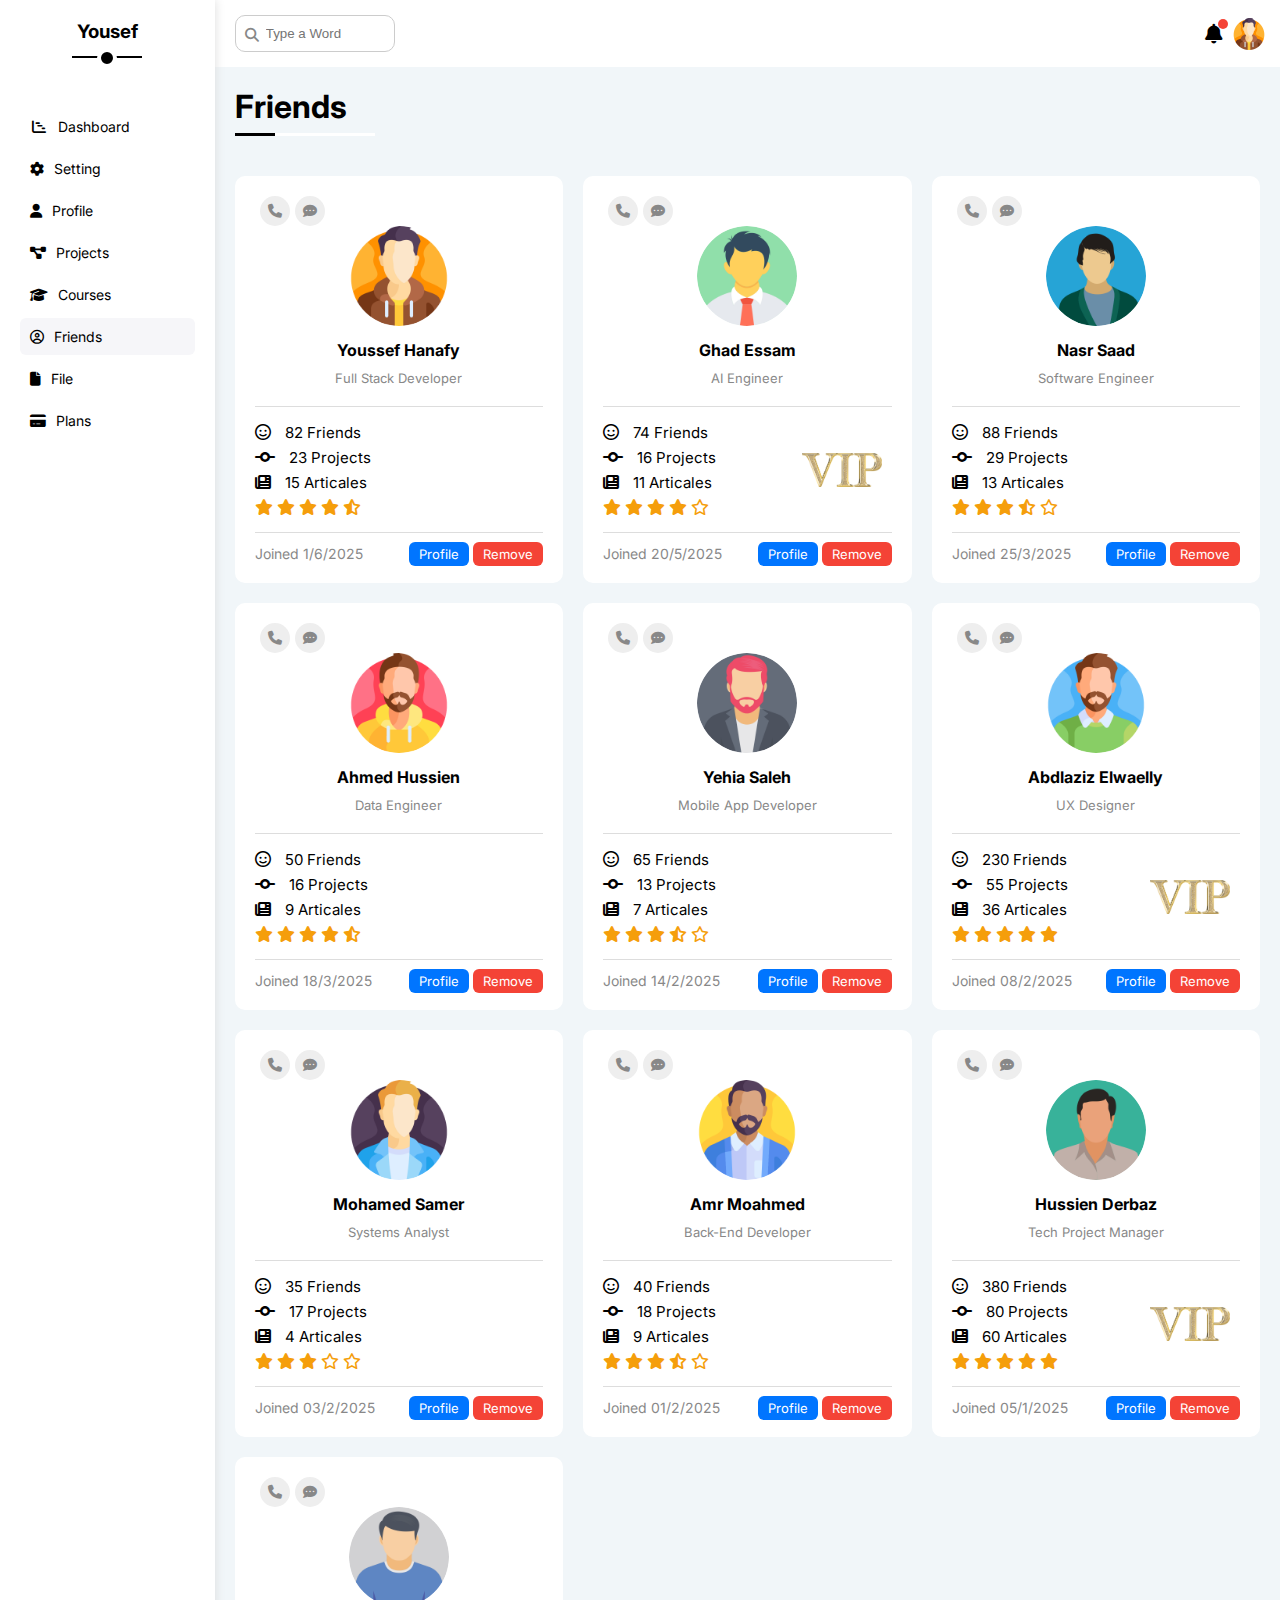
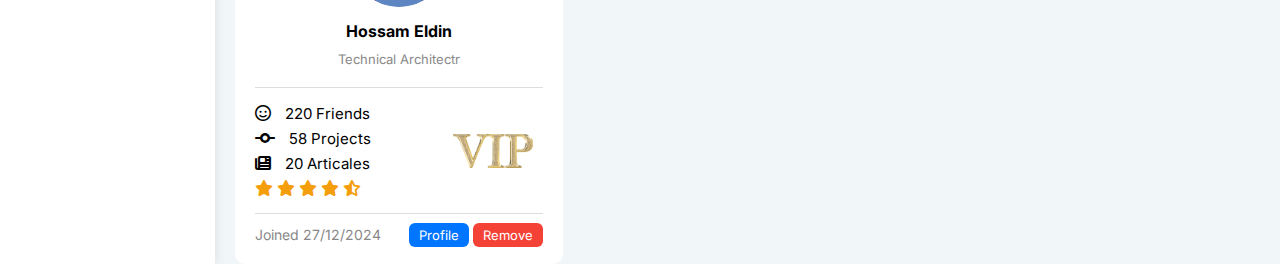
<file: friends.html>
<!DOCTYPE html>
<html lang="en">
<head>
    <meta charset="UTF-8">
    <meta name="viewport" content="width=device-width, initial-scale=1.0">
    <title>Friends</title>
    <!-- FrameWork Templete CSS File -->
    <link rel="stylesheet" href="Css/framewrok.css">
    <!-- Main Templete CSS File -->
    <link rel="stylesheet" href="Css/style.css">
    <!-- Icons CSS File Or Font Awesome Library -->
    <link rel="stylesheet" href="Css/all.css">
    <!-- Google Fonts -->
    <link rel="preconnect" href="https://fonts.googleapis.com">
    <link rel="preconnect" href="https://fonts.gstatic.com" crossorigin>
    <link href="https://fonts.googleapis.com/css2?family=Inter:ital,opsz,wght@0,14..32,100..900;1,14..32,100..900&family=Playwrite+IN:wght@100..400&family=Roboto:ital,wght@0,100..900;1,100..900&family=Sansita:ital,wght@0,400;0,700;0,800;0,900;1,400;1,700;1,800;1,900&display=swap" rel="stylesheet">
</head>
<body>
    <div class="page d-flex">
        <div class="sidebar bg-white p-20 p-relative">
            <h3 class="p-relative txt-c mt-0 "><a href="index.html" class="c-black">Yousef</a></h3>
            <ul>
                <li>
                    <a class="d-flex align-center fs-14 c-black rad-6 p-10" href="index.html">
                        <i class="fa-solid fa-chart-gantt fa-fw"></i>
                        <span>Dashboard</span>
                    </a>
                </li>
                 <li>
                    <a class="d-flex align-center fs-14 c-black rad-6 p-10" href="setting.html">
                        <i class="fa-solid fa-gear"></i>
                        <span>Setting</span>
                    </a>
                </li>
                 <li>
                    <a class="d-flex align-center fs-14 c-black rad-6 p-10" href="profile.html">
                        <i class="fa-solid fa-user"></i>
                        <span>Profile</span>
                    </a>
                </li>
                 <li>
                    <a class="d-flex align-center fs-14 c-black rad-6 p-10" href="projects.html">
                        <i class="fa-solid fa-diagram-project"></i>
                        <span>Projects</span>
                    </a>
                </li>
                 <li>
                    <a class="d-flex align-center fs-14 c-black rad-6 p-10" href="courses.html">
                        <i class="fa-solid fa-graduation-cap"></i>
                        <span>Courses</span>
                    </a>
                </li>
                 <li>
                    <a class="active d-flex align-center fs-14 c-black rad-6 p-10" href="friends.html">
                        <i class="fa-regular fa-circle-user"></i>
                        <span>Friends</span>
                    </a>
                </li>
                 <li>
                    <a class="d-flex align-center fs-14 c-black rad-6 p-10" href="file.html">
                        <i class="fa-solid fa-file"></i>
                        <span>File</span>
                    </a>
                </li>
                 <li>
                    <a class="d-flex align-center fs-14 c-black rad-6 p-10" href="plans.html">
                        <i class="fa-solid fa-credit-card"></i>
                        <span>Plans</span>
                    </a>
                </li>
            </ul>
        </div>
        <div class="content w-full">
            <div class="head bg-white p-15 between-flex ">
                <div class="search p-relative">
                    <input class="p-10" type="search" placeholder="Type a Word">
                </div>
                <div class="icons d-flex align-center">
                    <span class="notification p-relative">
                        <i class="fa-solid fa-bell fa-lg pointer"></i>
                    </span>
                    <img class="pointer" src="Images/man_2.png" alt="">
                </div>
            </div>
            <h1 class="p-relative">Friends</h1>
           <div class="friends">
                <div class="wrapper d-grid gap-20">
                    <div class="friend section-style">
                        <div class="head mb-20">
                            <div class="contact d-flex">
                                <a href="tel: +201100475722"><i class="fa-solid fa-phone"></i></a>
                                <a href="https://wa.me/201100475722" target="_blank"><i class="fa-solid fa-comment-dots"></i></a>
                            </div>
                            <div class="detail txt-c">
                                <img src="Images/man_2.png" alt="">
                                <h4 class="mt-10 mb-10">Youssef Hanafy</h4>
                                <p class="c-gray fs-13">Full Stack Developer</p>
                            </div>
                        </div>
                        <div class="body">
                            <ul>
                                <li class="mb-5">
                                    <i class="fa-regular fa-face-smile"></i>
                                    <span class="mb-10 ml-10 fs-15">82 Friends</span>
                                </li>
                                <li class="mb-5">
                                    <i class="fa-solid fa-code-commit"></i>
                                    <span class="mb-10 ml-10 fs-15">23 Projects</span>
                                </li>
                                <li class="mb-5">
                                    <i class="fa-solid fa-newspaper"></i>
                                    <span class="mb-10 ml-10 fs-15">15 Articales</span>
                                </li>
                                <li class="c-orange">
                                    <i class="fa-solid fa-star"></i>
                                    <i class="fa-solid fa-star"></i>
                                    <i class="fa-solid fa-star"></i>
                                    <i class="fa-solid fa-star"></i>
                                    <i class="fa-solid fa-star-half-stroke"></i>
                                </li>
                            </ul>
                        </div>
                        <div class="foot between-flex mt-10">
                            <div class="data c-gray fs-14">
                                Joined 1/6/2025
                            </div>
                            <div class="info">
                                <a href="#"><span class="btn-shape bg-blue c-white fs-13 pointer profile">Profile</span></a>
                                <a href="#"><span class="btn-shape bg-red c-white fs-13 pointer remove">Remove</span></a>
                            </div>
                        </div>
                    </div>
                    <div class="friend section-style">
                        <div class="head mb-20">
                            <div class="contact d-flex">
                                <a href="tel: +201100475722"><i class="fa-solid fa-phone"></i></a>
                                <a href="https://wa.me/201100475722" target="_blank"><i class="fa-solid fa-comment-dots"></i></a>
                            </div>
                            <div class="detail txt-c">
                                <img src="Images/man_7.png" alt="">
                                <h4 class="mt-10 mb-10">Ghad Essam</h4>
                                <p class="c-gray fs-13">AI Engineer</p>
                            </div>
                        </div>
                        <div class="body">
                            <ul>
                                <li class="mb-5">
                                    <i class="fa-regular fa-face-smile"></i>
                                    <span class="mb-10 ml-10 fs-15">74 Friends</span>
                                </li>
                                <li class="mb-5">
                                    <i class="fa-solid fa-code-commit"></i>
                                    <span class="mb-10 ml-10 fs-15">16 Projects</span>
                                </li>
                                <li class="mb-5">
                                    <i class="fa-solid fa-newspaper"></i>
                                    <span class="mb-10 ml-10 fs-15">11 Articales</span>
                                </li>
                                <li class="c-orange">
                                    <i class="fa-solid fa-star"></i>
                                    <i class="fa-solid fa-star"></i>
                                    <i class="fa-solid fa-star"></i>
                                    <i class="fa-solid fa-star"></i>
                                    <i class="fa-regular fa-star"></i>
                                </li>
                            </ul>
                            <img src="Images/VIP.png" alt="">
                        </div>
                        <div class="foot between-flex mt-10">
                            <div class="data c-gray fs-14">
                                Joined 20/5/2025
                            </div>
                            <div class="info">
                                <a href="#"><span class="btn-shape bg-blue c-white fs-13 pointer profile">Profile</span></a>
                                <a href="#"><span class="btn-shape bg-red c-white fs-13 pointer remove">Remove</span></a>
                            </div>
                        </div>
                    </div>
                    <div class="friend section-style">
                        <div class="head mb-20">
                            <div class="contact d-flex">
                                <a href="tel: +201100475722"><i class="fa-solid fa-phone"></i></a>
                                <a href="https://wa.me/201100475722" target="_blank"><i class="fa-solid fa-comment-dots"></i></a>
                            </div>
                            <div class="detail txt-c">
                                <img src="Images/man_8.png" alt="">
                                <h4 class="mt-10 mb-10">Nasr Saad</h4>
                                <p class="c-gray fs-13">Software Engineer</p>
                            </div>
                        </div>
                        <div class="body">
                            <ul>
                                <li class="mb-5">
                                    <i class="fa-regular fa-face-smile"></i>
                                    <span class="mb-10 ml-10 fs-15">88 Friends</span>
                                </li>
                                <li class="mb-5">
                                    <i class="fa-solid fa-code-commit"></i>
                                    <span class="mb-10 ml-10 fs-15">29 Projects</span>
                                </li>
                                <li class="mb-5">
                                    <i class="fa-solid fa-newspaper"></i>
                                    <span class="mb-10 ml-10 fs-15">13 Articales</span>
                                </li>
                                <li class="c-orange">
                                    <i class="fa-solid fa-star"></i>
                                    <i class="fa-solid fa-star"></i>
                                    <i class="fa-solid fa-star"></i>
                                    <i class="fa-solid fa-star-half-stroke"></i>
                                    <i class="fa-regular fa-star"></i>
                                </li>
                            </ul>
                        </div>
                        <div class="foot between-flex mt-10">
                            <div class="data c-gray fs-14">
                                Joined 25/3/2025
                            </div>
                            <div class="info">
                                <a href="#"><span class="btn-shape bg-blue c-white fs-13 pointer profile">Profile</span></a>
                                <a href="#"><span class="btn-shape bg-red c-white fs-13 pointer remove">Remove</span></a>
                            </div>
                        </div>
                    </div>
                    <div class="friend section-style">
                        <div class="head mb-20">
                            <div class="contact d-flex">
                                <a href="tel: +201100475722"><i class="fa-solid fa-phone"></i></a>
                                <a href="https://wa.me/201100475722" target="_blank"><i class="fa-solid fa-comment-dots"></i></a>
                            </div>
                            <div class="detail txt-c">
                                <img src="Images/man_12.png" alt="">
                                <h4 class="mt-10 mb-10">Ahmed Hussien</h4>
                                <p class="c-gray fs-13">Data Engineer</p>
                            </div>
                        </div>
                        <div class="body">
                            <ul>
                                <li class="mb-5">
                                    <i class="fa-regular fa-face-smile"></i>
                                    <span class="mb-10 ml-10 fs-15">50 Friends</span>
                                </li>
                                <li class="mb-5">
                                    <i class="fa-solid fa-code-commit"></i>
                                    <span class="mb-10 ml-10 fs-15">16 Projects</span>
                                </li>
                                <li class="mb-5">
                                    <i class="fa-solid fa-newspaper"></i>
                                    <span class="mb-10 ml-10 fs-15">9 Articales</span>
                                </li>
                                <li class="c-orange">
                                    <i class="fa-solid fa-star"></i>
                                    <i class="fa-solid fa-star"></i>
                                    <i class="fa-solid fa-star"></i>
                                    <i class="fa-solid fa-star"></i>
                                    <i class="fa-solid fa-star-half-stroke"></i>
                                </li>
                            </ul>
                        </div>
                        <div class="foot between-flex mt-10">
                            <div class="data c-gray fs-14">
                                Joined 18/3/2025
                            </div>
                            <div class="info">
                                <a href="#"><span class="btn-shape bg-blue c-white fs-13 pointer profile">Profile</span></a>
                                <a href="#"><span class="btn-shape bg-red c-white fs-13 pointer remove">Remove</span></a>
                            </div>
                        </div>
                    </div>
                    <div class="friend section-style">
                        <div class="head mb-20">
                            <div class="contact d-flex">
                                <a href="tel: +201100475722"><i class="fa-solid fa-phone"></i></a>
                                <a href="https://wa.me/201100475722" target="_blank"><i class="fa-solid fa-comment-dots"></i></a>
                            </div>
                            <div class="detail txt-c">
                                <img src="Images/man_6.png" alt="">
                                <h4 class="mt-10 mb-10">Yehia Saleh</h4>
                                <p class="c-gray fs-13">Mobile App Developer</p>
                            </div>
                        </div>
                        <div class="body">
                            <ul>
                                <li class="mb-5">
                                    <i class="fa-regular fa-face-smile"></i>
                                    <span class="mb-10 ml-10 fs-15">65 Friends</span>
                                </li>
                                <li class="mb-5">
                                    <i class="fa-solid fa-code-commit"></i>
                                    <span class="mb-10 ml-10 fs-15">13 Projects</span>
                                </li>
                                <li class="mb-5">
                                    <i class="fa-solid fa-newspaper"></i>
                                    <span class="mb-10 ml-10 fs-15">7 Articales</span>
                                </li>
                                <li class="c-orange">
                                    <i class="fa-solid fa-star"></i>
                                    <i class="fa-solid fa-star"></i>
                                    <i class="fa-solid fa-star"></i>
                                    <i class="fa-solid fa-star-half-stroke"></i>
                                    <i class="fa-regular fa-star"></i>
                                </li>
                            </ul>
                        </div>
                        <div class="foot between-flex mt-10">
                            <div class="data c-gray fs-14">
                                Joined 14/2/2025
                            </div>
                            <div class="info">
                                <a href="#"><span class="btn-shape bg-blue c-white fs-13 pointer profile">Profile</span></a>
                                <a href="#"><span class="btn-shape bg-red c-white fs-13 pointer remove">Remove</span></a>
                            </div>
                        </div>
                    </div>
                    <div class="friend section-style">
                        <div class="head mb-20">
                            <div class="contact d-flex">
                                <a href="tel: +201100475722"><i class="fa-solid fa-phone"></i></a>
                                <a href="https://wa.me/201100475722" target="_blank"><i class="fa-solid fa-comment-dots"></i></a>
                            </div>
                            <div class="detail txt-c">
                                <img src="Images/man_9.png" alt="">
                                <h4 class="mt-10 mb-10">Abdlaziz Elwaelly</h4>
                                <p class="c-gray fs-13">UX Designer</p>
                            </div>
                        </div>
                        <div class="body">
                            <ul>
                                <li class="mb-5">
                                    <i class="fa-regular fa-face-smile"></i>
                                    <span class="mb-10 ml-10 fs-15">230 Friends</span>
                                </li>
                                <li class="mb-5">
                                    <i class="fa-solid fa-code-commit"></i>
                                    <span class="mb-10 ml-10 fs-15">55 Projects</span>
                                </li>
                                <li class="mb-5">
                                    <i class="fa-solid fa-newspaper"></i>
                                    <span class="mb-10 ml-10 fs-15">36 Articales</span>
                                </li>
                                <li class="c-orange">
                                    <i class="fa-solid fa-star"></i>
                                    <i class="fa-solid fa-star"></i>
                                    <i class="fa-solid fa-star"></i>
                                    <i class="fa-solid fa-star"></i>
                                    <i class="fa-solid fa-star"></i>
                                </li>
                            </ul>
                            <img src="Images/VIP.png" alt="">
                        </div>
                        <div class="foot between-flex mt-10">
                            <div class="data c-gray fs-14">
                                Joined 08/2/2025
                            </div>
                            <div class="info">
                                <a href="#"><span class="btn-shape bg-blue c-white fs-13 pointer profile">Profile</span></a>
                                <a href="#"><span class="btn-shape bg-red c-white fs-13 pointer remove">Remove</span></a>
                            </div>
                        </div>
                    </div>
                    <div class="friend section-style">
                        <div class="head mb-20">
                            <div class="contact d-flex">
                                <a href="tel: +201100475722"><i class="fa-solid fa-phone"></i></a>
                                <a href="https://wa.me/201100475722" target="_blank"><i class="fa-solid fa-comment-dots"></i></a>
                            </div>
                            <div class="detail txt-c">
                                <img src="Images/man_10.png" alt="">
                                <h4 class="mt-10 mb-10">Mohamed Samer</h4>
                                <p class="c-gray fs-13">Systems Analyst</p>
                            </div>
                        </div>
                        <div class="body">
                            <ul>
                                <li class="mb-5">
                                    <i class="fa-regular fa-face-smile"></i>
                                    <span class="mb-10 ml-10 fs-15">35 Friends</span>
                                </li>
                                <li class="mb-5">
                                    <i class="fa-solid fa-code-commit"></i>
                                    <span class="mb-10 ml-10 fs-15">17 Projects</span>
                                </li>
                                <li class="mb-5">
                                    <i class="fa-solid fa-newspaper"></i>
                                    <span class="mb-10 ml-10 fs-15">4 Articales</span>
                                </li>
                                <li class="c-orange">
                                    <i class="fa-solid fa-star"></i>
                                    <i class="fa-solid fa-star"></i>
                                    <i class="fa-solid fa-star"></i>
                                    <i class="fa-regular fa-star"></i>
                                    <i class="fa-regular fa-star"></i>
                                </li>
                            </ul>
                        </div>
                        <div class="foot between-flex mt-10">
                            <div class="data c-gray fs-14">
                                Joined 03/2/2025
                            </div>
                            <div class="info">
                                <a href="#"><span class="btn-shape bg-blue c-white fs-13 pointer profile">Profile</span></a>
                                <a href="#"><span class="btn-shape bg-red c-white fs-13 pointer remove">Remove</span></a>
                            </div>
                        </div>
                    </div>
                    <div class="friend section-style">
                        <div class="head mb-20">
                            <div class="contact d-flex">
                                <a href="tel: +201100475722"><i class="fa-solid fa-phone"></i></a>
                                <a href="https://wa.me/201100475722" target="_blank"><i class="fa-solid fa-comment-dots"></i></a>
                            </div>
                            <div class="detail txt-c">
                                <img src="Images/man_1.png" alt="">
                                <h4 class="mt-10 mb-10">Amr Moahmed</h4>
                                <p class="c-gray fs-13"> Back-End Developer</p>
                            </div>
                        </div>
                        <div class="body">
                            <ul>
                                <li class="mb-5">
                                    <i class="fa-regular fa-face-smile"></i>
                                    <span class="mb-10 ml-10 fs-15">40 Friends</span>
                                </li>
                                <li class="mb-5">
                                    <i class="fa-solid fa-code-commit"></i>
                                    <span class="mb-10 ml-10 fs-15">18 Projects</span>
                                </li>
                                <li class="mb-5">
                                    <i class="fa-solid fa-newspaper"></i>
                                    <span class="mb-10 ml-10 fs-15">9 Articales</span>
                                </li>
                                <li class="c-orange">
                                    <i class="fa-solid fa-star"></i>
                                    <i class="fa-solid fa-star"></i>
                                    <i class="fa-solid fa-star"></i>
                                    <i class="fa-solid fa-star-half-stroke"></i>
                                    <i class="fa-regular fa-star"></i>
                                </li>
                            </ul>
                        </div>
                        <div class="foot between-flex mt-10">
                            <div class="data c-gray fs-14">
                                Joined 01/2/2025
                            </div>
                            <div class="info">
                                <a href="#"><span class="btn-shape bg-blue c-white fs-13 pointer profile">Profile</span></a>
                                <a href="#"><span class="btn-shape bg-red c-white fs-13 pointer remove">Remove</span></a>
                            </div>
                        </div>
                    </div>
                    <div class="friend section-style">
                        <div class="head mb-20">
                            <div class="contact d-flex">
                                <a href="tel: +201100475722"><i class="fa-solid fa-phone"></i></a>
                                <a href="https://wa.me/201100475722" target="_blank"><i class="fa-solid fa-comment-dots"></i></a>
                            </div>
                            <div class="detail txt-c">
                                <img src="Images/boss.png" alt="">
                                <h4 class="mt-10 mb-10">Hussien Derbaz</h4>
                                <p class="c-gray fs-13">Tech Project Manager</p>
                            </div>
                        </div>
                        <div class="body">
                            <ul>
                                <li class="mb-5">
                                    <i class="fa-regular fa-face-smile"></i>
                                    <span class="mb-10 ml-10 fs-15">380 Friends</span>
                                </li>
                                <li class="mb-5">
                                    <i class="fa-solid fa-code-commit"></i>
                                    <span class="mb-10 ml-10 fs-15">80 Projects</span>
                                </li>
                                <li class="mb-5">
                                    <i class="fa-solid fa-newspaper"></i>
                                    <span class="mb-10 ml-10 fs-15">60 Articales</span>
                                </li>
                                <li class="c-orange">
                                    <i class="fa-solid fa-star"></i>
                                    <i class="fa-solid fa-star"></i>
                                    <i class="fa-solid fa-star"></i>
                                    <i class="fa-solid fa-star"></i>
                                    <i class="fa-solid fa-star"></i>
                                </li>
                            </ul>
                            <img src="Images/VIP.png" alt="">
                        </div>
                        <div class="foot between-flex mt-10">
                            <div class="data c-gray fs-14">
                                Joined 05/1/2025
                            </div>
                            <div class="info">
                                <a href="#"><span class="btn-shape bg-blue c-white fs-13 pointer profile">Profile</span></a>
                                <a href="#"><span class="btn-shape bg-red c-white fs-13 pointer remove">Remove</span></a>
                            </div>
                        </div>
                    </div>
                    <div class="friend section-style">
                        <div class="head mb-20">
                            <div class="contact d-flex">
                                <a href="tel: +201100475722"><i class="fa-solid fa-phone"></i></a>
                                <a href="https://wa.me/201100475722" target="_blank"><i class="fa-solid fa-comment-dots"></i></a>
                            </div>
                            <div class="detail txt-c">
                                <img src="Images/altboss.png" alt="">
                                <h4 class="mt-10 mb-10">Hossam Eldin</h4>
                                <p class="c-gray fs-13">Technical Architectr</p>
                            </div>
                        </div>
                        <div class="body">
                            <ul>
                                <li class="mb-5">
                                    <i class="fa-regular fa-face-smile"></i>
                                    <span class="mb-10 ml-10 fs-15">220 Friends</span>
                                </li>
                                <li class="mb-5">
                                    <i class="fa-solid fa-code-commit"></i>
                                    <span class="mb-10 ml-10 fs-15">58 Projects</span>
                                </li>
                                <li class="mb-5">
                                    <i class="fa-solid fa-newspaper"></i>
                                    <span class="mb-10 ml-10 fs-15">20 Articales</span>
                                </li>
                                <li class="c-orange">
                                    <i class="fa-solid fa-star"></i>
                                    <i class="fa-solid fa-star"></i>
                                    <i class="fa-solid fa-star"></i>
                                    <i class="fa-solid fa-star"></i>
                                    <i class="fa-solid fa-star-half-stroke"></i>
                                </li>
                            </ul>
                            <img src="Images/VIP.png" alt="">
                        </div>
                        <div class="foot between-flex mt-10">
                            <div class="data c-gray fs-14">
                                Joined 27/12/2024
                            </div>
                            <div class="info">
                                <a href="#"><span class="btn-shape bg-blue c-white fs-13 pointer profile">Profile</span></a>
                                <a href="#"><span class="btn-shape bg-red c-white fs-13 pointer remove">Remove</span></a>
                            </div>
                        </div>
                    </div>
                </div>
           </div>
        </div>
    </div>
</body>
</html>
</file>
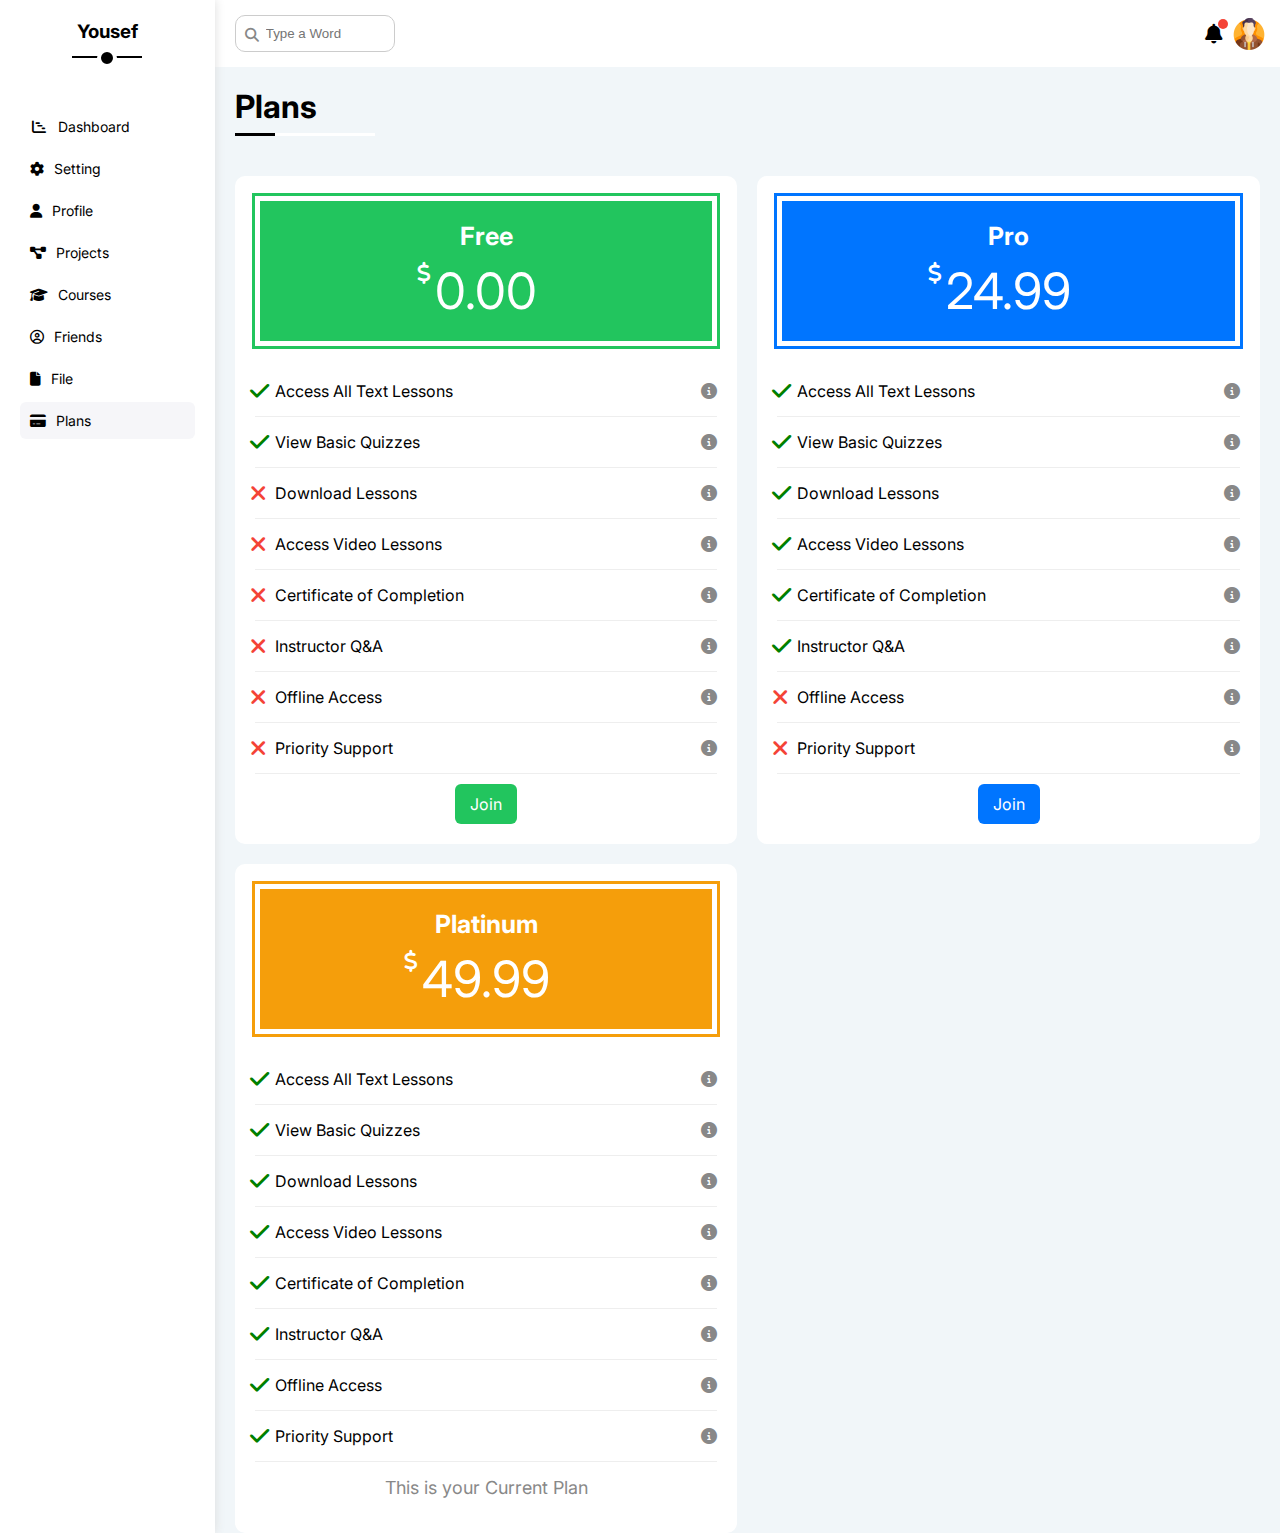
<file: plans.html>
<!DOCTYPE html>
<html lang="en">
<head>
    <meta charset="UTF-8">
    <meta name="viewport" content="width=device-width, initial-scale=1.0">
    <title>Plans</title>
    <!-- FrameWork Templete CSS File -->
    <link rel="stylesheet" href="Css/framewrok.css">
    <!-- Main Templete CSS File -->
    <link rel="stylesheet" href="Css/style.css">

    <!-- Icons CSS File Or Font Awesome Library -->
    <link rel="stylesheet" href="Css/all.css">
    <!-- Google Fonts -->
    <link rel="preconnect" href="https://fonts.googleapis.com">
    <link rel="preconnect" href="https://fonts.gstatic.com" crossorigin>
    <link
        href="https://fonts.googleapis.com/css2?family=Inter:ital,opsz,wght@0,14..32,100..900;1,14..32,100..900&family=Playwrite+IN:wght@100..400&family=Roboto:ital,wght@0,100..900;1,100..900&family=Sansita:ital,wght@0,400;0,700;0,800;0,900;1,400;1,700;1,800;1,900&display=swap"
        rel="stylesheet">
</head>
<body>
    <div class="page d-flex">
        <div class="sidebar bg-white p-20 p-relative">
            <h3 class="p-relative txt-c mt-0 "><a href="index.html" class="c-black">Yousef</a></h3>
            <ul>
                <li>
                    <a class="d-flex align-center fs-14 c-black rad-6 p-10" href="index.html">
                        <i class="fa-solid fa-chart-gantt fa-fw"></i>
                        <span>Dashboard</span>
                    </a>
                </li>
                <li>
                    <a class="d-flex align-center fs-14 c-black rad-6 p-10" href="setting.html">
                        <i class="fa-solid fa-gear"></i>
                        <span>Setting</span>
                    </a>
                </li>
                <li>
                    <a class="d-flex align-center fs-14 c-black rad-6 p-10" href="profile.html">
                        <i class="fa-solid fa-user"></i>
                        <span>Profile</span>
                    </a>
                </li>
                <li>
                    <a class="d-flex align-center fs-14 c-black rad-6 p-10" href="projects.html">
                        <i class="fa-solid fa-diagram-project"></i>
                        <span>Projects</span>
                    </a>
                </li>
                <li>
                    <a class="d-flex align-center fs-14 c-black rad-6 p-10" href="courses.html">
                        <i class="fa-solid fa-graduation-cap"></i>
                        <span>Courses</span>
                    </a>
                </li>
                <li>
                    <a class="d-flex align-center fs-14 c-black rad-6 p-10" href="friends.html">
                        <i class="fa-regular fa-circle-user"></i>
                        <span>Friends</span>
                    </a>
                </li>
                <li>
                    <a class="d-flex align-center fs-14 c-black rad-6 p-10" href="file.html">
                        <i class="fa-solid fa-file"></i>
                        <span>File</span>
                    </a>
                </li>
                <li>
                    <a class="active d-flex align-center fs-14 c-black rad-6 p-10" href="plans.html">
                        <i class="fa-solid fa-credit-card"></i>
                        <span>Plans</span>
                    </a>
                </li>
            </ul>
        </div>
        <div class="content w-full">
            <div class="head bg-white p-15 between-flex ">
                <div class="search p-relative">
                    <input class="p-10" type="search" placeholder="Type a Word">
                </div>
                <div class="icons d-flex align-center">
                    <span class="notification p-relative">
                        <i class="fa-solid fa-bell fa-lg pointer"></i>
                    </span>
                    <img class="pointer" src="Images/man_2.png" alt="">
                </div>
            </div>
            <h1 class="p-relative">Plans</h1>
            <div class="plans d-grid gap-20 ">
                <div class="plan section-style">
                    <div class="head txt-c c-white ">
                        <p class="fw-bold fs-25 mb-10">Free</p>
                        <span class="p-relative">0.00</span>
                    </div>
                    <div class="body">
                        <ul>
                            <li class="d-flex align-center bb-eee pt-15 pb-15">
                                <p class="p-relative ml-15 pl-5">Access All Text Lessons</p>
                                <i class="fa-solid fa-circle-info ml-auto pointer c-gray"></i>
                            </li>
                            <li class="d-flex align-center bb-eee pt-15 pb-15">
                                <p class="p-relative ml-15 pl-5">View Basic Quizzes</p>
                                <i class="fa-solid fa-circle-info ml-auto pointer c-gray"></i>
                            </li>
                            <li class="d-flex align-center bb-eee pt-15 pb-15">
                                <p class="none p-relative ml-15 pl-5">Download Lessons</p>
                                <i class="fa-solid fa-circle-info ml-auto pointer c-gray"></i>
                            </li>
                            <li class="d-flex align-center bb-eee pt-15 pb-15">
                                <p class="none p-relative ml-15 pl-5">Access Video Lessons</p>
                                <i class="fa-solid fa-circle-info ml-auto pointer c-gray"></i>
                            </li>
                            <li class="d-flex align-center bb-eee pt-15 pb-15">
                                <p class="none p-relative ml-15 pl-5">Certificate of Completion</p>
                                <i class="fa-solid fa-circle-info ml-auto pointer c-gray"></i>
                            </li>
                            <li class="d-flex align-center bb-eee pt-15 pb-15">
                                <p class="none p-relative ml-15 pl-5">Instructor Q&A</p>
                                <i class="fa-solid fa-circle-info ml-auto pointer c-gray"></i>
                            </li>
                            <li class="d-flex align-center bb-eee pt-15 pb-15">
                                <p class="none p-relative ml-15 pl-5">Offline Access</p>
                                <i class="fa-solid fa-circle-info ml-auto pointer c-gray"></i>
                            </li>
                            <li class="d-flex align-center bb-eee pt-15 pb-15">
                                <p class="none p-relative ml-15 pl-5">Priority Support</p>
                                <i class="fa-solid fa-circle-info ml-auto pointer c-gray"></i>
                            </li>
                        </ul>
                        <a href="#" class="d-block w-fit rad-6 c-white bg-green ">Join</a>
                    </div>
                </div>
                <div class="plan section-style">
                    <div class="head txt-c c-white blue">
                        <p class="fw-bold fs-25 mb-10">Pro</p>
                        <span class="p-relative">24.99</span>
                    </div>
                    <div class="body">
                        <ul>
                            <li class="d-flex align-center bb-eee pt-15 pb-15">
                                <p class="p-relative ml-15 pl-5">Access All Text Lessons</p>
                                <i class="fa-solid fa-circle-info ml-auto pointer c-gray"></i>
                            </li>
                            <li class="d-flex align-center bb-eee pt-15 pb-15">
                                <p class="p-relative ml-15 pl-5">View Basic Quizzes</p>
                                <i class="fa-solid fa-circle-info ml-auto pointer c-gray"></i>
                            </li>
                            <li class="d-flex align-center bb-eee pt-15 pb-15">
                                <p class="p-relative ml-15 pl-5">Download Lessons</p>
                                <i class="fa-solid fa-circle-info ml-auto pointer c-gray"></i>
                            </li>
                            <li class="d-flex align-center bb-eee pt-15 pb-15">
                                <p class="p-relative ml-15 pl-5">Access Video Lessons</p>
                                <i class="fa-solid fa-circle-info ml-auto pointer c-gray"></i>
                            </li>
                            <li class="d-flex align-center bb-eee pt-15 pb-15">
                                <p class="p-relative ml-15 pl-5">Certificate of Completion</p>
                                <i class="fa-solid fa-circle-info ml-auto pointer c-gray"></i>
                            </li>
                            <li class="d-flex align-center bb-eee pt-15 pb-15">
                                <p class="p-relative ml-15 pl-5">Instructor Q&A</p>
                                <i class="fa-solid fa-circle-info ml-auto pointer c-gray"></i>
                            </li>
                            <li class="d-flex align-center bb-eee pt-15 pb-15">
                                <p class="none p-relative ml-15 pl-5">Offline Access</p>
                                <i class="fa-solid fa-circle-info ml-auto pointer c-gray"></i>
                            </li>
                            <li class="d-flex align-center bb-eee pt-15 pb-15">
                                <p class="none p-relative ml-15 pl-5">Priority Support</p>
                                <i class="fa-solid fa-circle-info ml-auto pointer c-gray"></i>
                            </li>
                        </ul>
                        <a href="#" class="d-block w-fit rad-6 c-white bg-blue">Join</a>
                    </div>
                </div>
                <div class="plan section-style">
                    <div class="head txt-c c-white orange">
                        <p class="fw-bold fs-25 mb-10">Platinum</p>
                        <span class="p-relative">49.99</span>
                    </div>
                    <div class="body">
                        <ul>
                            <li class="d-flex align-center bb-eee pt-15 pb-15">
                                <p class="p-relative ml-15 pl-5">Access All Text Lessons</p>
                                <i class="fa-solid fa-circle-info ml-auto pointer c-gray"></i>
                            </li>
                            <li class="d-flex align-center bb-eee pt-15 pb-15">
                                <p class="p-relative ml-15 pl-5">View Basic Quizzes</p>
                                <i class="fa-solid fa-circle-info ml-auto pointer c-gray"></i>
                            </li>
                            <li class="d-flex align-center bb-eee pt-15 pb-15">
                                <p class="p-relative ml-15 pl-5">Download Lessons</p>
                                <i class="fa-solid fa-circle-info ml-auto pointer c-gray"></i>
                            </li>
                            <li class="d-flex align-center bb-eee pt-15 pb-15">
                                <p class="p-relative ml-15 pl-5">Access Video Lessons</p>
                                <i class="fa-solid fa-circle-info ml-auto pointer c-gray"></i>
                            </li>
                            <li class="d-flex align-center bb-eee pt-15 pb-15">
                                <p class="p-relative ml-15 pl-5">Certificate of Completion</p>
                                <i class="fa-solid fa-circle-info ml-auto pointer c-gray"></i>
                            </li>
                            <li class="d-flex align-center bb-eee pt-15 pb-15">
                                <p class="p-relative ml-15 pl-5">Instructor Q&A</p>
                                <i class="fa-solid fa-circle-info ml-auto pointer c-gray"></i>
                            </li>
                            <li class="d-flex align-center bb-eee pt-15 pb-15">
                                <p class="p-relative ml-15 pl-5">Offline Access</p>
                                <i class="fa-solid fa-circle-info ml-auto pointer c-gray"></i>
                            </li>
                            <li class="d-flex align-center bb-eee pt-15 pb-15">
                                <p class="p-relative ml-15 pl-5">Priority Support</p>
                                <i class="fa-solid fa-circle-info ml-auto pointer c-gray"></i>
                            </li>
                        </ul>
                        <!-- <a href="#" class="d-block w-fit rad-6 c-white bg-orange">Join</a> -->
                         <p class="c-gray txt-c pt-15 pb-15 fs-18">This is your Current Plan</p>
                    </div>
                </div>
            </div>
        </div>
    </div>

</body>

</html>
</file>
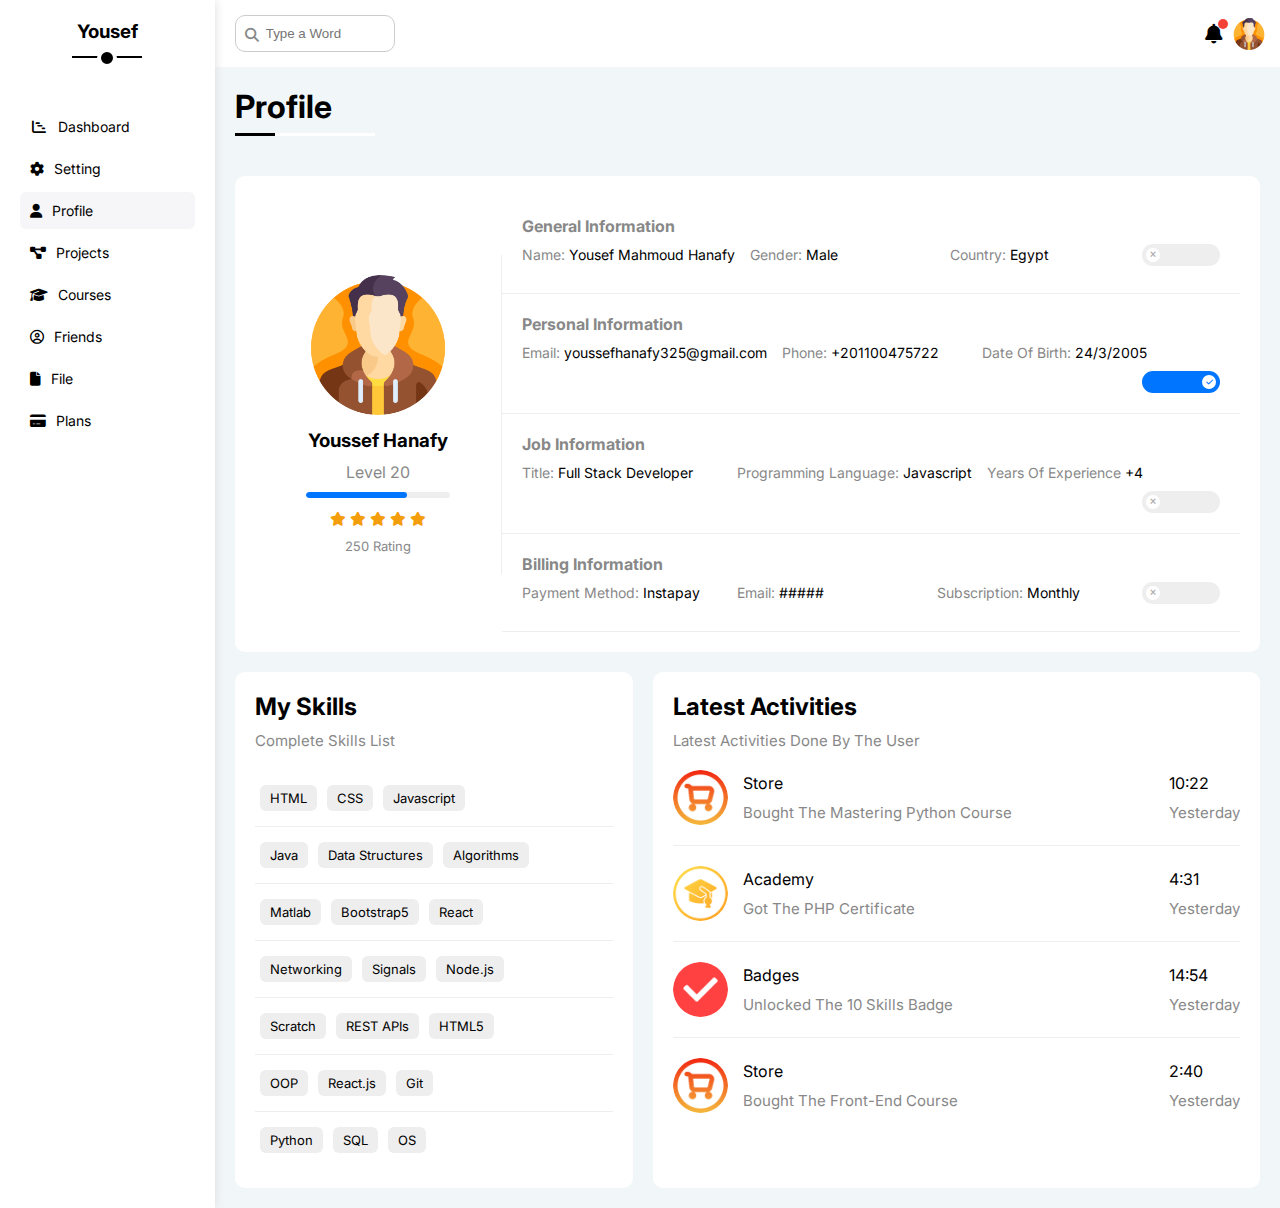
<file: profile.html>
<!DOCTYPE html>
<html lang="en">
<head>
    <meta charset="UTF-8">
    <meta name="viewport" content="width=device-width, initial-scale=1.0">
    <title>Profile</title>
    <!-- FrameWork Templete CSS File -->
    <link rel="stylesheet" href="Css/framewrok.css">
    <!-- Main Templete CSS File -->
    <link rel="stylesheet" href="Css/style.css">
    <!-- Icons CSS File Or Font Awesome Library -->
    <link rel="stylesheet" href="Css/all.css">
    <!-- Google Fonts -->
    <link rel="preconnect" href="https://fonts.googleapis.com">
    <link rel="preconnect" href="https://fonts.gstatic.com" crossorigin>
    <link
        href="https://fonts.googleapis.com/css2?family=Inter:ital,opsz,wght@0,14..32,100..900;1,14..32,100..900&family=Playwrite+IN:wght@100..400&family=Roboto:ital,wght@0,100..900;1,100..900&family=Sansita:ital,wght@0,400;0,700;0,800;0,900;1,400;1,700;1,800;1,900&display=swap"
        rel="stylesheet">
</head>
<body>
    <div class="page d-flex">
        <div class="sidebar bg-white p-20 p-relative">
            <h3 class="p-relative txt-c mt-0 "><a href="index.html" class="c-black">Yousef</a></h3>
            <ul>
                <li>
                    <a class="d-flex align-center fs-14 c-black rad-6 p-10" href="index.html">
                        <i class="fa-solid fa-chart-gantt fa-fw"></i>
                        <span>Dashboard</span>
                    </a>
                </li>
                <li>
                    <a class="d-flex align-center fs-14 c-black rad-6 p-10" href="setting.html">
                        <i class="fa-solid fa-gear"></i>
                        <span>Setting</span>
                    </a>
                </li>
                <li>
                    <a class="active d-flex align-center fs-14 c-black rad-6 p-10" href="profile.html">
                        <i class="fa-solid fa-user"></i>
                        <span>Profile</span>
                    </a>
                </li>
                <li>
                    <a class="d-flex align-center fs-14 c-black rad-6 p-10" href="projects.html">
                        <i class="fa-solid fa-diagram-project"></i>
                        <span>Projects</span>
                    </a>
                </li>
                <li>
                    <a class="d-flex align-center fs-14 c-black rad-6 p-10" href="courses.html">
                        <i class="fa-solid fa-graduation-cap"></i>
                        <span>Courses</span>
                    </a>
                </li>
                <li>
                    <a class="d-flex align-center fs-14 c-black rad-6 p-10" href="friends.html">
                        <i class="fa-regular fa-circle-user"></i>
                        <span>Friends</span>
                    </a>
                </li>
                <li>
                    <a class="d-flex align-center fs-14 c-black rad-6 p-10" href="file.html">
                        <i class="fa-solid fa-file"></i>
                        <span>File</span>
                    </a>
                </li>
                <li>
                    <a class="d-flex align-center fs-14 c-black rad-6 p-10" href="plans.html">
                        <i class="fa-solid fa-credit-card"></i>
                        <span>Plans</span>
                    </a>
                </li>
            </ul>
        </div>
        <div class="content w-full">
            <div class="head bg-white p-15 between-flex ">
                <div class="search p-relative">
                    <input class="p-10" type="search" placeholder="Type a Word">
                </div>
                <div class="icons d-flex align-center">
                    <span class="notification p-relative">
                        <i class="fa-solid fa-bell fa-lg pointer"></i>
                    </span>
                    <img class="pointer" src="Images/man_2.png" alt="">
                </div>
            </div>
            <h1 class="p-relative">Profile</h1>
            <div class="profile m-20">
                <div class="overview section-style d-flex align-center">
                    <div class="avatar txt-c p-20">
                        <img src="Images/man_2.png" alt="img">
                        <h3 class="m-0">Youssef Hanafy</h3>
                        <p class="c-gray mt-10 mb-10">Level 20</p>
                        <div class="progress rad-10 bg-eee p-relative">
                            <span style="width: 70%"></span>
                        </div>
                        <div class="rating mt-10 mb-10">
                            <i class="fa-solid fa-star c-orange fs-14"></i>
                            <i class="fa-solid fa-star c-orange fs-14"></i>
                            <i class="fa-solid fa-star c-orange fs-14"></i>
                            <i class="fa-solid fa-star c-orange fs-14"></i>
                            <i class="fa-solid fa-star c-orange fs-14"></i>
                        </div>
                        <p class="c-gray m-0 fs-13">250 Rating</p>
                    </div>
                    <div class="general-info txt-c-mobile">
                        <div class="box p-20 p-relative d-flex align-center">
                            <h4 class="c-gray fw-norma w-full">General Information</h4>
                            <div class="fs-14">
                                <span class="c-gray">Name:</span>
                                <span>Yousef Mahmoud Hanafy</span>
                            </div>
                            <div class="fs-14">
                                <span class="c-gray">Gender:</span>
                                <span>Male</span>
                            </div>
                            <div class="fs-14">
                                <span class="c-gray">Country:</span>
                                <span>Egypt</span>
                            </div>
                            <label class="ml-auto">
                                <input class="toggle-checkbox" type="checkbox" />
                                <div class="toggle-switch info-switch"></div>
                            </label>
                        </div> <!-- End Of Box One -->
                        <div class="box p-20 p-relative d-flex align-center">
                            <h4 class="c-gray fw-norma w-full">Personal Information</h4>
                            <div class="fs-14">
                                <span class="c-gray">Email:</span>
                                <span>youssefhanafy325@gmail.com</span>
                            </div>
                            <div class="fs-14">
                                <span class="c-gray">Phone:</span>
                                <span>+201100475722</span>
                            </div>
                            <div class="fs-14">
                                <span class="c-gray">Date Of Birth:</span>
                                <span>24/3/2005</span>
                            </div>
                            <label class="ml-auto">
                                <input class="toggle-checkbox" type="checkbox" checked />
                                <div class="toggle-switch info-switch"></div>
                            </label class="ml-auto">
                        </div> <!-- End Of Box Two -->
                        <div class="box p-20 p-relative d-flex align-center">
                            <h4 class="c-gray fw-norma w-full">Job Information</h4>
                            <div class="fs-14">
                                <span class="c-gray">Title:</span>
                                <span>Full Stack Developer</span>
                            </div>
                            <div class="fs-14">
                                <span class="c-gray">Programming Language:</span>
                                <span>Javascript</span>
                            </div>
                            <div class="fs-14">
                                <span class="c-gray">Years Of Experience</span>
                                <span>+4</span>
                            </div>
                            <label class="ml-auto">
                                <input class="toggle-checkbox" type="checkbox" />
                                <div class="toggle-switch info-switch"></div>
                            </label>
                        </div> <!-- End Of Box Three -->
                        <div class="box p-20 p-relative d-flex align-center">
                            <h4 class="c-gray fw-norma w-full">Billing Information</h4>
                            <div class="fs-14">
                                <span class="c-gray">Payment Method:</span>
                                <span>Instapay</span>
                            </div>
                            <div class="fs-14">
                                <span class="c-gray">Email:</span>
                                <span>#####</span>
                            </div>
                            <div class="fs-14">
                                <span class="c-gray">Subscription:</span>
                                <span>Monthly</span>
                            </div>
                            <label class="ml-auto">
                                <input class="toggle-checkbox" type="checkbox" />
                                <div class="toggle-switch info-switch"></div>
                            </label>
                        </div> <!-- End Of Box Four -->
                    </div>
                </div> <!-- End Overview -->
                <div class="other d-flex gap-20">
                    <div class="skills section-style mt-20">
                        <h2 class="mt-0 mb-10">My Skills</h2>
                        <p class="c-gray fs-15 mt-0 mb-10">Complete Skills List</p>
                        <ul class="m-0 txt-c-mobile mt-20">
                            <li><span>HTML</span><span>CSS</span><span>Javascript</span></li>
                            <li><span>Java</span><span>Data Structures</span><span>Algorithms</span></li>
                            <li><span>Matlab</span><span>Bootstrap5</span><span>React</span></li>
                            <li><span>Networking</span><span>Signals</span><span>Node.js</span></li>
                            <li><span>Scratch</span><span>REST APIs</span><span>HTML5</span></li>
                            <li><span>OOP</span><span>React.js</span><span>Git</span></li>
                            <li><span>Python</span><span>SQL</span><span>OS</span></li>
                        </ul>
                    </div>
                    <div class="activites section-style mt-20">
                        <h2 class="mt-0 mb-10">Latest Activities</h2>
                        <p class="c-gray fs-15 mt-0 mb-20">Latest Activities Done By The User</p>
                        <div class="activity d-flex align-center txt-c-mobile">
                            <img src="Images/shopping-cart.png" alt="img">
                            <div>
                                <p class=" mb-10">Store</p>
                                <p class="c-gray fs-15">Bought The Mastering Python Course</p>
                            </div>
                            <div class="time ml-auto">
                                <p class="mt-0 mb-10">10:22</p>
                                <p class="c-gray fs-15">Yesterday</p>
                            </div>
                        </div>
                        <div class="activity d-flex align-center txt-c-mobile">
                            <img src="Images/graduation.png" alt="img">
                            <div>
                                <p class=" mb-10">Academy</p>
                                <p class="c-gray fs-15">Got The PHP Certificate</p>
                            </div>
                            <div class="time ml-auto">
                                <p class="mt-0 mb-10">4:31</p>
                                <p class="c-gray fs-15">Yesterday</p>
                            </div>
                        </div>
                        <div class="activity d-flex align-center txt-c-mobile">
                            <img src="Images/right.png" alt="img">
                            <div>
                                <p class=" mb-10">Badges</p>
                                <p class="c-gray fs-15">Unlocked The 10 Skills Badge</p>
                            </div>
                            <div class="time ml-auto">
                                <p class="mt-0 mb-10">14:54</p>
                                <p class="c-gray fs-15">Yesterday</p>
                            </div>
                        </div>
                        <div class="activity d-flex align-center txt-c-mobile">
                            <img src="Images/shopping-cart.png" alt="img">
                            <div>
                                <p class=" mb-10">Store</p>
                                <p class="c-gray fs-15">Bought The Front-End Course</p>
                            </div>
                            <div class="time ml-auto">
                                <p class="mt-0 mb-10">2:40</p>
                                <p class="c-gray fs-15">Yesterday</p>
                            </div>
                        </div>
                    </div>
                </div>
            </div>
        </div>
    </div>
</body>

</html>
</file>
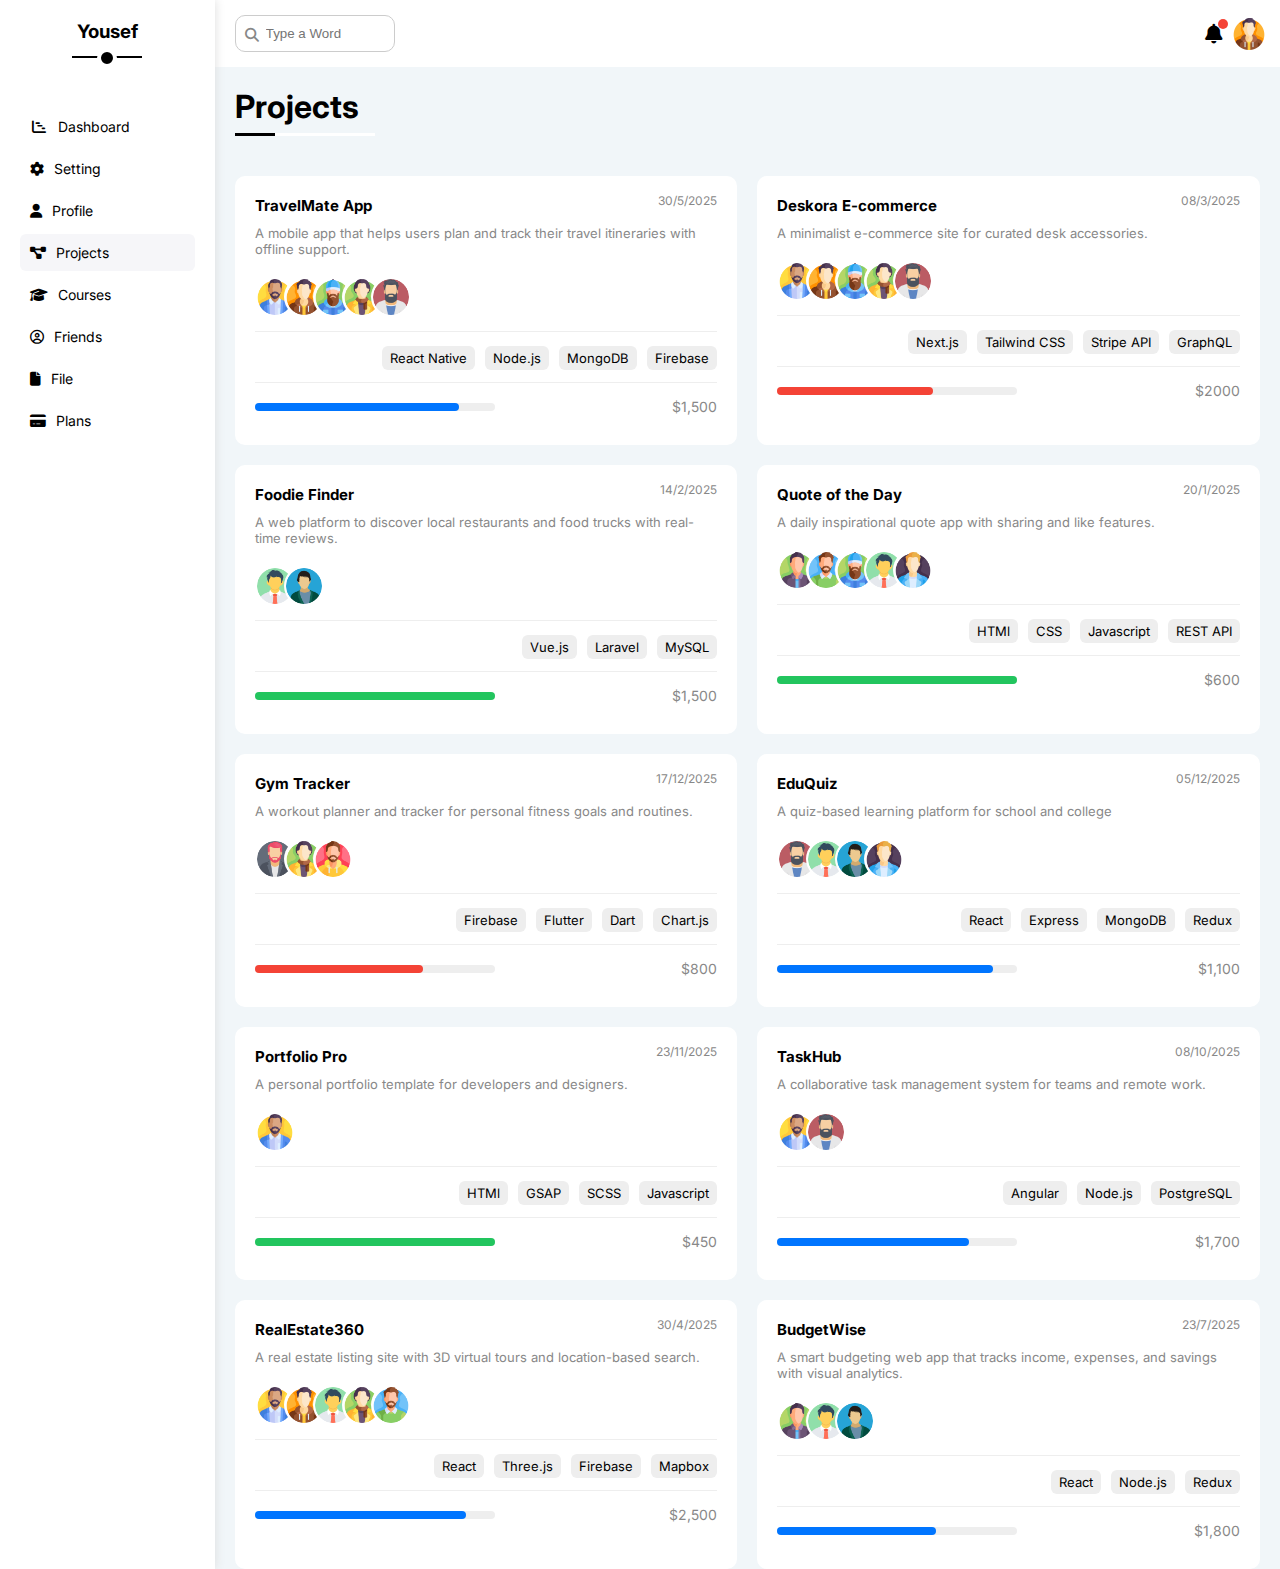
<file: projects.html>
<!DOCTYPE html>
<html lang="en">
<head>
    <meta charset="UTF-8">
    <meta name="viewport" content="width=device-width, initial-scale=1.0">
    <title>Projects</title>
    <!-- FrameWork Templete CSS File -->
    <link rel="stylesheet" href="Css/framewrok.css">
    <!-- Main Templete CSS File -->
    <link rel="stylesheet" href="Css/style.css">
    <!-- Icons CSS File Or Font Awesome Library -->
    <link rel="stylesheet" href="Css/all.css">
    <!-- Google Fonts -->
    <link rel="preconnect" href="https://fonts.googleapis.com">
    <link rel="preconnect" href="https://fonts.gstatic.com" crossorigin>
    <link href="https://fonts.googleapis.com/css2?family=Inter:ital,opsz,wght@0,14..32,100..900;1,14..32,100..900&family=Playwrite+IN:wght@100..400&family=Roboto:ital,wght@0,100..900;1,100..900&family=Sansita:ital,wght@0,400;0,700;0,800;0,900;1,400;1,700;1,800;1,900&display=swap" rel="stylesheet">
</head>
<body>
    <div class="page d-flex">
        <div class="sidebar bg-white p-20 p-relative">
            <h3 class="p-relative txt-c mt-0 "><a href="index.html" class="c-black">Yousef</a></h3>
            <ul>
                <li>
                    <a class="d-flex align-center fs-14 c-black rad-6 p-10" href="index.html">
                        <i class="fa-solid fa-chart-gantt fa-fw"></i>
                        <span>Dashboard</span>
                    </a>
                </li>
                 <li>
                    <a class="d-flex align-center fs-14 c-black rad-6 p-10" href="setting.html">
                        <i class="fa-solid fa-gear"></i>
                        <span>Setting</span>
                    </a>
                </li>
                 <li>
                    <a class="d-flex align-center fs-14 c-black rad-6 p-10" href="profile.html">
                        <i class="fa-solid fa-user"></i>
                        <span>Profile</span>
                    </a>
                </li>
                 <li>
                    <a class="active d-flex align-center fs-14 c-black rad-6 p-10" href="projects.html">
                        <i class="fa-solid fa-diagram-project"></i>
                        <span>Projects</span>
                    </a>
                </li>
                 <li>
                    <a class="d-flex align-center fs-14 c-black rad-6 p-10" href="courses.html">
                        <i class="fa-solid fa-graduation-cap"></i>
                        <span>Courses</span>
                    </a>
                </li>
                 <li>
                    <a class="d-flex align-center fs-14 c-black rad-6 p-10" href="friends.html">
                        <i class="fa-regular fa-circle-user"></i>
                        <span>Friends</span>
                    </a>
                </li>
                 <li>
                    <a class="d-flex align-center fs-14 c-black rad-6 p-10" href="file.html">
                        <i class="fa-solid fa-file"></i>
                        <span>File</span>
                    </a>
                </li>
                 <li>
                    <a class="d-flex align-center fs-14 c-black rad-6 p-10" href="plans.html">
                        <i class="fa-solid fa-credit-card"></i>
                        <span>Plans</span>
                    </a>
                </li>
            </ul>
        </div>
        <div class="content w-full">
            <div class="head bg-white p-15 between-flex ">
                <div class="search p-relative">
                    <input class="p-10" type="search" placeholder="Type a Word">
                </div>
                <div class="icons d-flex align-center">
                    <span class="notification p-relative">
                        <i class="fa-solid fa-bell fa-lg pointer"></i>
                    </span>
                    <img class="pointer" src="Images/man_2.png" alt="">
                </div>
            </div>
            <h1 class="p-relative">Projects</h1>
            <div class="projects">
                <div class="wrapper gap-20">
                    <div class="box section-style ">
                        <div class="head mb-20">
                            <div class="d-felx between-flex">
                                <h3 class="mt-0 mb-10 fs-15">TravelMate App</h3>
                                <span class="c-gray fs-13 ml-auto">30/5/2025</span>
                            </div>
                            <p class="c-gray fs-13 mt-0 mb-20"> A mobile app that helps users plan and track their travel itineraries with offline support.</p>
                        </div>
                        <div class="images">
                            <a href="#"><img src="Images/man_1.png" alt=""></a>
                            <a href="#"><img src="Images/man_2.png" alt=""></a>
                            <a href="#"><img src="Images/man_3.png" alt=""></a>
                            <a href="#"><img src="Images/man_4.png" alt=""></a>
                            <a href="#"><img src="Images/man_5.png" alt=""></a>
                        </div>
                        <div class="skill">
                            <ul>
                                <li><span>React Native</span><span>Node.js</span><span>MongoDB</span><span>Firebase</span></li>
                            </ul>
                        </div>
                        <div class="foot between-flex">
                            <div class="progress">
                                <span  class="inprog" style="width: 85%"></span>
                            </div>
                            <p class="c-gray fs-14">$1,500</p>
                        </div>
                    </div>
                    <div class="box section-style ">
                        <div class="head mb-20">
                            <div class="d-felx between-flex">
                                <h3 class="mt-0 mb-10 fs-15"> Deskora E-commerce</h3>
                                <span class="c-gray fs-13 ml-auto">08/3/2025</span>
                            </div>
                            <p class="c-gray fs-13 mt-0 mb-20">A minimalist e-commerce site for curated desk accessories.</p>
                        </div>
                        <div class="images">
                            <a href="#"><img src="Images/man_1.png" alt=""></a>
                            <a href="#"><img src="Images/man_2.png" alt=""></a>
                            <a href="#"><img src="Images/man_3.png" alt=""></a>
                            <a href="#"><img src="Images/man_4.png" alt=""></a>
                            <a href="#"><img src="Images/man_5.png" alt=""></a>
                        </div>
                        <div class="skill">
                            <ul>
                                <li><span>Next.js</span><span>Tailwind CSS</span><span>Stripe API</span><span>GraphQL</span></li>
                            </ul>
                        </div>
                        <div class="foot between-flex">
                            <div class="progress">
                                <span style="width: 65%"></span>
                            </div>
                            <p class="c-gray fs-14">$2000</p>
                        </div>
                    </div>
                    <div class="box section-style ">
                        <div class="head mb-20">
                            <div class="d-felx between-flex">
                                <h3 class="mt-0 mb-10 fs-15">Foodie Finder</h3>
                                <span class="c-gray fs-13 ml-auto">14/2/2025</span>
                            </div>
                            <p class="c-gray fs-13 mt-0 mb-20">A web platform to discover local restaurants and food trucks with real-time reviews.</p>
                        </div>
                        <div class="images">
                            <a href="#"><img src="Images/man_7.png" alt=""></a>
                            <a href="#"><img src="Images/man_8.png" alt=""></a>
                        </div>
                        <div class="skill">
                            <ul>
                                <li><span>Vue.js</span><span>Laravel</span><span>MySQL</span></li>
                            </ul>
                        </div>
                        <div class="foot between-flex">
                            <div class="progress">
                                <span class="done" style="width: 100%"></span>
                            </div>
                            <p class="c-gray fs-14">$1,500</p>
                        </div>
                    </div>
                    <div class="box section-style ">
                        <div class="head mb-20">
                            <div class="d-felx between-flex">
                                <h3 class="mt-0 mb-10 fs-15">Quote of the Day</h3>
                                <span class="c-gray fs-13 ml-auto">20/1/2025</span>
                            </div>
                            <p class="c-gray fs-13 mt-0 mb-20">A daily inspirational quote app with sharing and like features.</p>
                        </div>
                        <div class="images">
                            <a href="#"><img src="Images/man_11.png" alt=""></a>
                            <a href="#"><img src="Images/man_9.png" alt=""></a>
                            <a href="#"><img src="Images/man_3.png" alt=""></a>
                            <a href="#"><img src="Images/man_7.png" alt=""></a>
                            <a href="#"><img src="Images/man_10.png" alt=""></a>
                        </div>
                        <div class="skill">
                            <ul>
                                <li><span>HTMl</span><span>CSS</span><span>Javascript</span><span>REST API</span></li>
                            </ul>
                        </div>
                        <div class="foot between-flex">
                            <div class="progress">
                                <span class="done" style="width: 100%"></span>
                            </div>
                            <p class="c-gray fs-14">$600</p>
                        </div>
                    </div>
                    <div class="box section-style ">
                        <div class="head mb-20">
                            <div class="d-felx between-flex">
                                <h3 class="mt-0 mb-10 fs-15">Gym Tracker</h3>
                                <span class="c-gray fs-13 ml-auto">17/12/2025</span>
                            </div>
                            <p class="c-gray fs-13 mt-0 mb-20">A workout planner and tracker for personal fitness goals and routines.</p>
                        </div>
                        <div class="images">
                            <a href="#"><img src="Images/man_6.png" alt=""></a>
                            <a href="#"><img src="Images/man_4.png" alt=""></a>
                            <a href="#"><img src="Images/man_12.png" alt=""></a>
                        </div>
                        <div class="skill">
                            <ul>
                                <li><span>Firebase</span><span>Flutter</span><span>Dart</span><span>Chart.js</span></li>
                            </ul>
                        </div>
                        <div class="foot between-flex">
                            <div class="progress">
                                <span style="width: 70%"></span>
                            </div>
                            <p class="c-gray fs-14">$800</p>
                        </div>
                    </div>
                    <div class="box section-style ">
                        <div class="head mb-20">
                            <div class="d-felx between-flex">
                                <h3 class="mt-0 mb-10 fs-15">EduQuiz</h3>
                                <span class="c-gray fs-13 ml-auto">05/12/2025</span>
                            </div>
                            <p class="c-gray fs-13 mt-0 mb-20"> A quiz-based learning platform for school and college</p>
                        </div>
                        <div class="images">
                            <a href="#"><img src="Images/man_5.png" alt=""></a>
                            <a href="#"><img src="Images/man_7.png" alt=""></a>
                            <a href="#"><img src="Images/man_8.png" alt=""></a>
                            <a href="#"><img src="Images/man_10.png" alt=""></a>
                        </div>
                        <div class="skill">
                            <ul>
                                <li><span>React</span><span>Express</span><span>MongoDB</span><span>Redux</span></li>
                            </ul>
                        </div>
                        <div class="foot between-flex">
                            <div class="progress">
                                <span class="inprog" style="width: 90%"></span>
                            </div>
                            <p class="c-gray fs-14">$1,100</p>
                        </div>
                    </div>
                    <div class="box section-style ">
                        <div class="head mb-20">
                            <div class="d-felx between-flex">
                                <h3 class="mt-0 mb-10 fs-15">Portfolio Pro</h3>
                                <span class="c-gray fs-13 ml-auto">23/11/2025</span>
                            </div>
                            <p class="c-gray fs-13 mt-0 mb-20">A personal portfolio template for developers and designers.</p>
                        </div>
                        <div class="images">
                            <a href="#"><img src="Images/man_1.png" alt=""></a>
                        </div>
                        <div class="skill">
                            <ul>
                                <li><span>HTMl</span><span>GSAP</span><span>SCSS</span><span>Javascript</span></li>
                            </ul>
                        </div>
                        <div class="foot between-flex">
                            <div class="progress">
                                <span class="done" style="width: 100%"></span>
                            </div>
                            <p class="c-gray fs-14">$450</p>
                        </div>
                    </div>
                    <div class="box section-style ">
                        <div class="head mb-20">
                            <div class="d-felx between-flex">
                                <h3 class="mt-0 mb-10 fs-15">TaskHub</h3>
                                <span class="c-gray fs-13 ml-auto">08/10/2025</span>
                            </div>
                            <p class="c-gray fs-13 mt-0 mb-20">A collaborative task management system for teams and remote work.</p>
                        </div>
                        <div class="images">
                            <a href="#"><img src="Images/man_1.png" alt=""></a>
                            <a href="#"><img src="Images/man_5.png" alt=""></a>
                        </div>
                        <div class="skill">
                            <ul>
                                <li><span>Angular</span><span>Node.js</span><span>PostgreSQL</span></li>
                            </ul>
                        </div>
                        <div class="foot between-flex">
                            <div class="progress">
                                <span class="inprog" style="width: 80%"></span>
                            </div>
                            <p class="c-gray fs-14">$1,700</p>
                        </div>
                    </div>
                    <div class="box section-style ">
                        <div class="head mb-20">
                            <div class="d-felx between-flex">
                                <h3 class="mt-0 mb-10 fs-15">RealEstate360</h3>
                                <span class="c-gray fs-13 ml-auto">30/4/2025</span>
                            </div>
                            <p class="c-gray fs-13 mt-0 mb-20">A real estate listing site with 3D virtual tours and location-based search.</p>
                        </div>
                        <div class="images">
                            <a href="#"><img src="Images/man_1.png" alt=""></a>
                            <a href="#"><img src="Images/man_2.png" alt=""></a>
                            <a href="#"><img src="Images/man_7.png" alt=""></a>
                            <a href="#"><img src="Images/man_4.png" alt=""></a>
                            <a href="#"><img src="Images/man_9.png" alt=""></a>
                        </div>
                        <div class="skill">
                            <ul>
                                <li><span>React</span><span>Three.js</span><span>Firebase</span><span>Mapbox</span></li>
                            </ul>
                        </div>
                        <div class="foot between-flex">
                            <div class="progress">
                                <span  class="inprog" style="width: 88%"></span>
                            </div>
                            <p class="c-gray fs-14">$2,500</p>
                        </div>
                    </div>
                    <div class="box section-style ">
                        <div class="head mb-20">
                            <div class="d-felx between-flex">
                                <h3 class="mt-0 mb-10 fs-15">BudgetWise</h3>
                                <span class="c-gray fs-13 ml-auto">23/7/2025</span>
                            </div>
                            <p class="c-gray fs-13 mt-0 mb-20">A smart budgeting web app that tracks income, expenses, and savings with visual analytics.</p>
                        </div>
                        <div class="images">
                            <a href="#"><img src="Images/man_11.png" alt=""></a>
                            <a href="#"><img src="Images/man_7.png" alt=""></a>
                            <a href="#"><img src="Images/man_8.png" alt=""></a>

                        </div>
                        <div class="skill">
                            <ul>
                                <li><span>React</span><span>Node.js</span><span>Redux</span></li>
                            </ul>
                        </div>
                        <div class="foot between-flex">
                            <div class="progress">
                                <span  class="inprog" style="width: 66%"></span>
                            </div>
                            <p class="c-gray fs-14">$1,800</p>
                        </div>
                    </div>
                </div>
            </div>
        </div>
    </div>
</body>
</html>
</file>
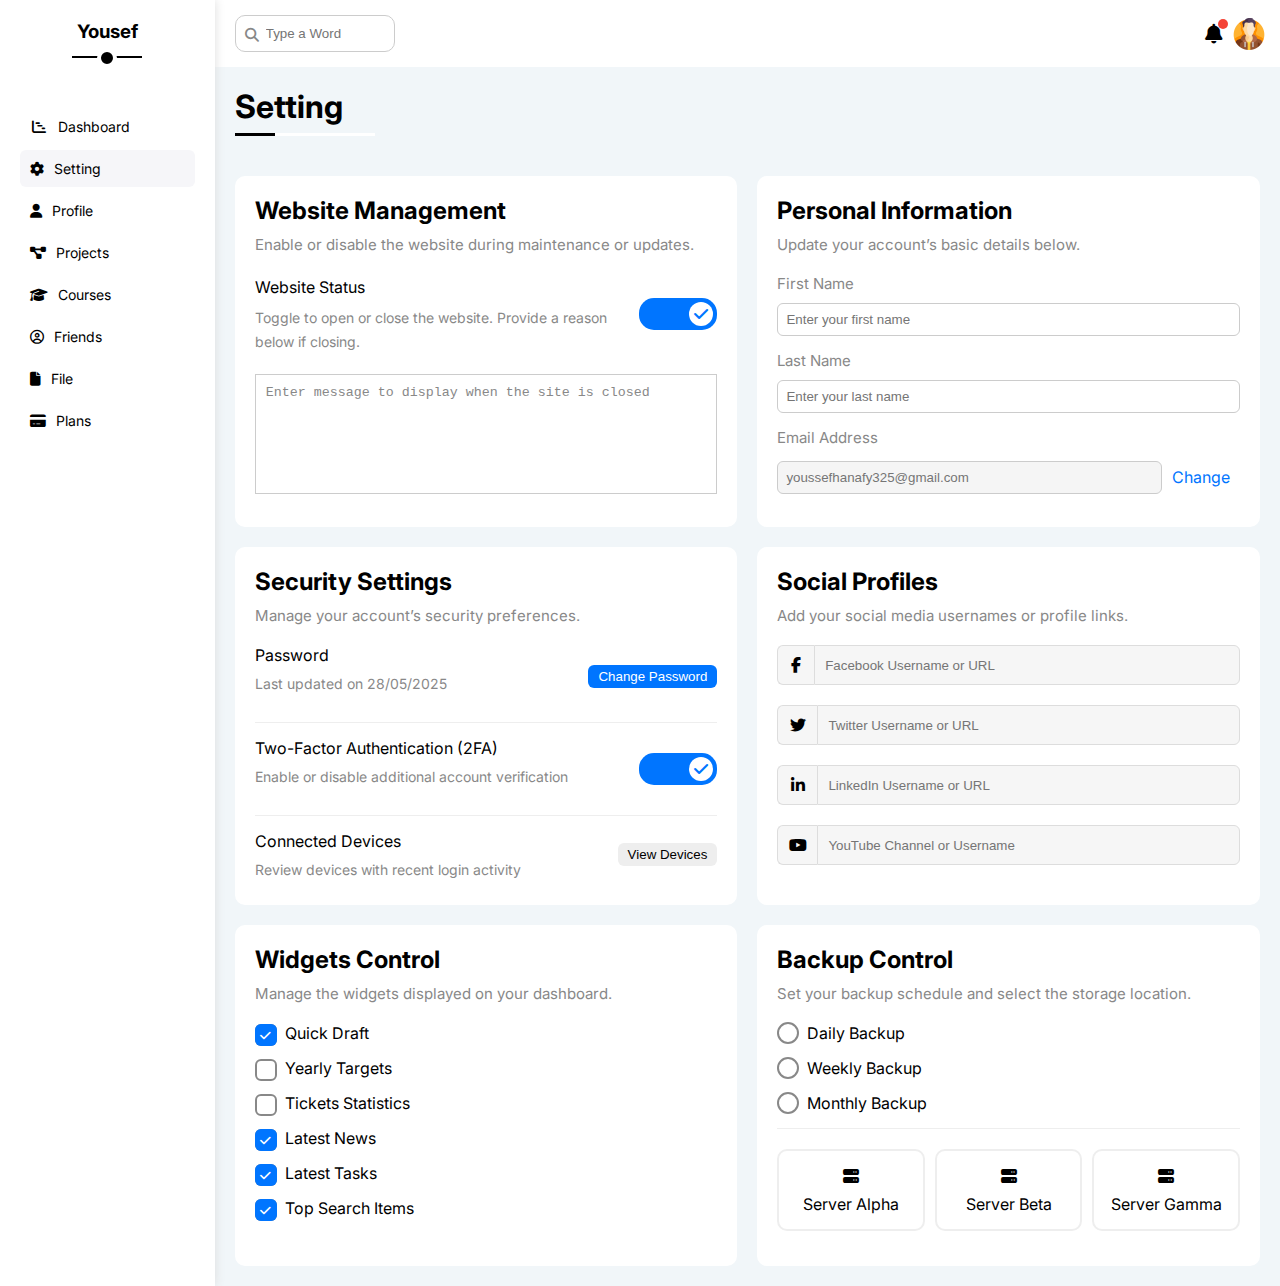
<file: setting.html>
<!DOCTYPE html>
<html lang="en">
<head>
    <meta charset="UTF-8">
    <meta name="viewport" content="width=device-width, initial-scale=1.0">
    <title>Settings</title>
    <!-- FrameWork Templete CSS File -->
    <link rel="stylesheet" href="Css/framewrok.css">
    <!-- Main Templete CSS File -->
    <link rel="stylesheet" href="Css/style.css">
    <!-- Icons CSS File Or Font Awesome Library -->
    <link rel="stylesheet" href="Css/all.css">
    <!-- Google Fonts -->
    <link rel="preconnect" href="https://fonts.googleapis.com">
    <link rel="preconnect" href="https://fonts.gstatic.com" crossorigin>
    <link
        href="https://fonts.googleapis.com/css2?family=Inter:ital,opsz,wght@0,14..32,100..900;1,14..32,100..900&family=Playwrite+IN:wght@100..400&family=Roboto:ital,wght@0,100..900;1,100..900&family=Sansita:ital,wght@0,400;0,700;0,800;0,900;1,400;1,700;1,800;1,900&display=swap"
        rel="stylesheet">
</head>
<body>
    <div class="page d-flex">
        <div class="sidebar bg-white p-20 p-relative">
            <h3 class="p-relative txt-c mt-0 "><a href="index.html" class="c-black">Yousef</a></h3>
            <ul>
                <li>
                    <a class="d-flex align-center fs-14 c-black rad-6 p-10" href="index.html">
                        <i class="fa-solid fa-chart-gantt fa-fw"></i>
                        <span>Dashboard</span>
                    </a>
                </li>
                <li>
                    <a class="active d-flex align-center fs-14 c-black rad-6 p-10" href="setting.html">
                        <i class="fa-solid fa-gear"></i>
                        <span>Setting</span>
                    </a>
                </li>
                <li>
                    <a class=" d-flex align-center fs-14 c-black rad-6 p-10" href="profile.html">
                        <i class="fa-solid fa-user"></i>
                        <span>Profile</span>
                    </a>
                </li>
                <li>
                    <a class=" d-flex align-center fs-14 c-black rad-6 p-10" href="projects.html">
                        <i class="fa-solid fa-diagram-project"></i>
                        <span>Projects</span>
                    </a>
                </li>
                <li>
                    <a class=" d-flex align-center fs-14 c-black rad-6 p-10" href="courses.html">
                        <i class="fa-solid fa-graduation-cap"></i>
                        <span>Courses</span>
                    </a>
                </li>
                <li>
                    <a class=" d-flex align-center fs-14 c-black rad-6 p-10" href="friends.html">
                        <i class="fa-regular fa-circle-user"></i>
                        <span>Friends</span>
                    </a>
                </li>
                <li>
                    <a class=" d-flex align-center fs-14 c-black rad-6 p-10" href="file.html">
                        <i class="fa-solid fa-file"></i>
                        <span>File</span>
                    </a>
                </li>
                <li>
                    <a class=" d-flex align-center fs-14 c-black rad-6 p-10" href="plans.html">
                        <i class="fa-solid fa-credit-card"></i>
                        <span>Plans</span>
                    </a>
                </li>
            </ul>
        </div>
        <div class="content w-full">
            <div class="head bg-white p-15 between-flex ">
                <div class="search p-relative">
                    <input class="p-10" type="search" placeholder="Type a Word">
                </div>
                <div class="icons d-flex align-center">
                    <span class="notification p-relative">
                        <i class="fa-solid fa-bell fa-lg pointer"></i>
                    </span>
                    <img class="pointer" src="Images/man_2.png" alt="">
                </div>
            </div>
            <h1 class="p-relative">Setting</h1>
            <div class="setting m-20 d-grid gap-20">
                <!-- Start Control Box -->
                <div class="control section-style">
                    <h2 class="mt-0 mb-10">Website Management</h2>
                    <p class="c-gray fs-15 mt-0 mb-20">Enable or disable the website during maintenance or updates.</p>
                    <div class="between-flex mb-20">
                        <div class="info lh">
                            <p class="mb-5">Website Status</p>
                            <p class="c-gray fs-14">Toggle to open or close the website. Provide a reason below if
                                closing.</p>
                        </div>
                        <div>
                            <label>
                                <input class="toggle-checkbox" type="checkbox" checked />
                                <div class="toggle-switch"></div>
                            </label>
                        </div>
                    </div>
                    <textarea placeholder="Enter message to display when the site is closed"></textarea>
                </div>
                <!-- End Control Box -->
                <!-- Start General -->
                <div class="general section-style">
                    <h2 class="mt-0 mb-10">Personal Information</h2>
                    <p class="c-gray fs-15 mb-20">Update your account’s basic details below.</p>
                    <div class="info">
                        <label class="c-gray d-block mb-10 fs-15" for="first-name">First Name</label>
                        <input class="d-block w-full rad-6 mb-15" type="text" id="first-name"
                            placeholder="Enter your first name">

                        <label class="c-gray d-block mb-10 fs-15" for="last-name">Last Name</label>
                        <input class="d-block w-full rad-6 mb-15" type="text" id="last-name"
                            placeholder="Enter your last name">

                        <label class="c-gray d-block mb-10 fs-15" for="email">Email Address</label>
                        <div class="email between-flex">
                            <input class=" c-gray d-block mb-10 w-full rad-6" type="text"
                                placeholder="youssefhanafy325@gmail.com" disabled>
                            <p class="c-blue pointer p-10 mb-10">Change</p>
                        </div>
                    </div>
                </div>
                <!-- End General -->
                <!-- Start Security -->
                <div class="security section-style">
                    <h2 class="mt-0 mb-10">Security Settings</h2>
                    <p class="c-gray fs-15 mb-20">Manage your account’s security preferences.</p>
                    <div class="between-flex bb-eee pb-15 mb-15">
                        <div class="info">
                            <p class="mt-0 mb-10">Password</p>
                            <p class="c-gray fs-14 pb-15">Last updated on 28/05/2025</p>
                        </div>
                        <button class="btn-shape c-white bg-blue b-none pointer">Change Password</button>
                    </div>
                    <div class="between-flex bb-eee pb-15 mb-15">
                        <div class="info">
                            <p class="mt-0 mb-10">Two-Factor Authentication (2FA)</p>
                            <p class="c-gray fs-14 pb-15">Enable or disable additional account verification</p>
                        </div>
                        <div>
                            <label>
                                <input class="toggle-checkbox" type="checkbox" checked />
                                <div class="toggle-switch"></div>
                            </label>
                        </div>
                    </div>
                    <div class="between-flex">
                        <div class="info">
                            <p class="mt-0 mb-10">Connected Devices</p>
                            <p class="c-gray fs-14">Review devices with recent login activity</p>
                        </div>
                        <div>
                            <button class="btn-shape bg-eee b-none pointer gray">View Devices</button>
                        </div>
                    </div>
                </div>
                <!-- End Security -->
                <!-- Start Social-info -->
                <div class="social-info section-style">
                    <h2 class="mt-0 mb-10">Social Profiles</h2>
                    <p class="c-gray fs-15 mb-20">Add your social media usernames or profile links.</p>
                    <div class="w-full">
                        <div class="d-flex align-center mb-20 box">
                            <i class="fa-brands fa-facebook-f center-flex"></i>
                            <input class="w-full" type="text" placeholder="Facebook Username or URL">
                        </div>
                        <div class="d-flex align-center p-relative mb-20 box">
                            <i class="fa-brands fa-twitter center-flex"></i>
                            <input class="f-grow" type="text" placeholder="Twitter Username or URL">
                        </div>
                        <div class="d-flex align-center p-relative mb-20 box">
                            <i class="fa-brands fa-linkedin-in linkedin center-flex"></i>
                            <input class="f-grow" type="text" placeholder="LinkedIn Username or URL">
                        </div>
                        <div class="d-flex align-center p-relative mb-20 box">
                            <i class="fa-brands fa-youtube youtube center-flex"></i>
                            <input class="f-grow" type="text" placeholder="YouTube Channel or Username">
                        </div>
                    </div>
                </div>
                <!-- End Social-info -->
                <!-- Start Wedgits -->
                <div class="wedgits section-style">
                    <h2 class="mt-0 mb-10">Widgets Control</h2>
                    <p class="c-gray fs-15 mb-20">Manage the widgets displayed on your dashboard.</p>
                    <div class="control d-flex align-center mb-15">
                        <input type="checkbox" id="one" checked>
                        <label for="one">Quick Draft</label>
                    </div>
                    <div class="control d-flex align-center mb-15">
                        <input type="checkbox" id="two">
                        <label for="two">Yearly Targets</label>
                    </div>
                    <div class="control d-flex align-center mb-15">
                        <input type="checkbox" id="three">
                        <label for="three">Tickets Statistics</label>
                    </div>
                    <div class="control d-flex align-center mb-15">
                        <input type="checkbox" id="four" checked>
                        <label for="four">Latest News</label>
                    </div>
                    <div class="control d-flex align-center mb-15">
                        <input type="checkbox" id="five" checked>
                        <label for="five">Latest Tasks</label>
                    </div>
                    <div class="control d-flex align-center mb-15">
                        <input type="checkbox" id="six" checked>
                        <label for="six">Top Search Items</label>
                    </div>
                </div>
                <!-- End Wedgits -->
                <!-- Start Backup -->
                <div class="backup section-style">
                    <h2 class="mt-0 mb-10">Backup Control</h2>
                    <p class="c-gray fs-15 mb-20">Set your backup schedule and select the storage location.</p>
                    <div class="control d-flex align-center mb-15">
                        <input type="radio" name="time" id="daily">
                        <label for="daily">Daily Backup</label>
                    </div>
                    <div class="control d-flex align-center mb-15">
                        <input type="radio" name="time" id="weekly">
                        <label for="weekly">Weekly Backup</label>
                    </div>
                    <div class="control d-flex align-center mb-15">
                        <input type="radio" name="time" id="monthly">
                        <label for="monthly">Monthly Backup</label>
                    </div>
                    <div class="servers d-flex align-center txt-c">
                        <input type="radio" name="servers" id="server-one">
                        <div class="server mb-15 rad-10 w-full">
                            <label class="d-block m-15" for="server-one">
                                <i class="fa-solid fa-server d-block mb-10"></i>
                                <p class="d-block">Server Alpha</p>
                            </label>
                        </div>
                        <input type="radio" name="servers" id="server-two">
                        <div class="server mb-15 rad-10 w-full mid-serv">
                            <label class="d-block m-15" for="server-two">
                                <i class="fa-solid fa-server d-block mb-10"></i>
                                <p class="d-block">Server Beta</p>
                            </label>
                        </div>
                        <input type="radio" name="servers" id="server-three">
                        <div class="server mb-15 rad-10 w-full">
                            <label class="d-block m-15" for="server-three">
                                <i class="fa-solid fa-server d-block mb-10"></i>
                                <p class="d-block">Server Gamma</p>
                            </label>
                        </div>
                    </div>
                </div>
                <!-- End Backup -->
            </div>
        </div>
    </div>
</body>

</html>
</file>
<file: Css/framewrok.css>
/* Start Box */
.d-flex{
    display: flex;
}
.align-center{
    align-items: center;
}
.space-between{
    justify-content: space-between;
}
.f-wrap{
    flex-wrap: wrap;
}
.f-grow{
    flex: 1;
}
.d-grid{
    display: grid;
}
.gap-20{
    gap: 20px;
}
@media (max-width: 767px){
    .grid-mobile{
        display: grid;
    }
}
/* End Box */
/* Start padding & margin */  /* We Wlak with clock */
.p-8{
    padding: 8px;
}
.p-10{
    padding: 10px;
}
.p-15{
    padding: 15px;
}
.p-20{
    padding: 20px;
}
.pt-10{
    padding-top: 15px;
}
.pt-15{
    padding-top: 15px;
}
.pb-15{
    padding-bottom: 15px;
}
.pl-5{
    padding-left: 5px;
}
.pl-15{
    padding-left: 15px;
}
.pl-20{
    padding-left: 20px;
}
.pl-40{
    padding-left: 40px;
}
.m-0{
    margin: 0;
}
.m-15{
    margin: 15px;
}
.m-20{
    margin: 20px;
}
.ml-10{
    margin-left: 10px;
}
.ml-15{
    margin-left: 15px;
}
.ml-auto{
    margin-left: auto;
}
.mt-0{
    margin-top: 0;
}
.mt-5{
    margin-top: 5px;
}
.mt-10{
    margin-top: 10px;
}
.mt-20{
    margin-top: 20px;
}
.mr-10{
    margin-right: 10px;
}
.mb-5{
    margin-bottom: 5px;
}
.mb-10{
    margin-bottom: 10px;
}
.mb-15{
    margin-bottom: 15px;
}
.mb-20{
    margin-bottom: 20px;
}
.mb-25{
    margin-bottom: 25px;
}
.mb-30{
    margin-bottom: 30px;
}
/* Start Block */
.pointer{
    cursor: pointer;
}
.h-20{
    height: 20px;
}
.w-full{
    width: 100%;
}
.w-fit{
    width: fit-content;
}
.d-block{
    display: block;
}
@media (max-width: 767px){
    .block-mobile{
        display: block;
    }      
    .hide-mobile{
        display: none;
    }
}
/* End Block */
/* End padding & margin */
/* Start Color */
.bg-white{
    background-color: white;
}
.bg-eee{
    background-color: #eee;
}
.bg-blue{
    background-color: var(--blue-color);
}
.bg-green{
    background-color: var(--green-color);
}
.bg-orange{
    background-color: var(--orange-color);
}
.bg-red{
    background-color: var(--red-color);
}
.c-black{
    color: black;
}
.c-white{
    color: white;
}
.c-gray{
    color: var(--grey-color);
}
.c-blue{
    color: var(--blue-color);
}
.c-orange{
    color: var(--orange-color);
}
.c-green{
    color: var(--green-color);
}
.c-red{
    color: var(--red-color);
}
/* End Color */
/* Start Postion */
.p-relative{
    position: relative;
}
/* End Postion */
/* Start Border & Border-R */
.bb-eee{
    border-bottom: 1px solid #eee;
}
.bt-eee{
    border-top: 1px solid #eee;
}
.bc-eee{
    border-color: #eee;
}
.b-eee{
    border: 1px solid #eee;
}
.b-ccc{
    border: 1px solid #CCC;
}
.b-none{
    border: none;
}
.rad-6{
    border-radius: 6px;
}.rad-10{
    border-radius: 10px;
}

/* End Border & Border-R */
/* Start Font */
.lh{
    line-height: 1.7;
}
.txt-c{
    text-align: center;
}
.txt-r{
    text-align: right;
}
.fs-13{
    font-size: 13px;
}
.fs-14{
    font-size: 14px;
}
.fs-15{
    font-size: 15px;
}
.fs-16{
    font-size: 16px;
}
.fs-18{
    font-size: 18px;
}
.fs-25{
    font-size: 25px;
}
.fw-bold{
    font-weight: bold;
}
.fw-normal{
    font-weight: normal;
}
@media (max-width: 767px) {
    .txt-c-mobile{
        text-align: center;
    }   
}
/* End Font */
/* Start Component */
.section-style{
    padding: 20px;
    border-radius: 10px;
    background-color: white;
}
.center-flex{
    display: flex;
    align-items: center;
    justify-content: center;
}
.between-flex{
    display: flex;
    align-items: center;
    justify-content: space-between;
}
.btn-shape{
    padding: 4px 10px;
    border-radius: 6px;
}
/* End Component */
</file>
<file: Css/style.css>
/* Start Variables */
:root{
    --blue-color: #0075ff;
    --blue-alt-color: #1c5ea8;
    --orange-color: #f59e0b;
    --green-color: #22c55e;
    --red-color: #f44336;
    --grey-color: #888;
    --section-background: #eee;
    --main-transition : 0.3s;
    --main-padding : 100px;
    --paragraph-color: #777;
}
/* End Variables */
/* Start Global Rules */
*{
    -webkit-box-sizing: border-box;
    -moz-box-sizing: border-box;
    box-sizing: border-box;
    padding: 0;
    margin: 0;
}
html{
    scroll-behavior: smooth;
}
body{
    font-family: "Inter" , sans-serif;
}
*:focus{
    outline: none;
}
ul{
    list-style: none;
    padding: 0;
}
a{
    text-decoration: none;
}
::-webkit-scrollbar{
    width: 15px;
}
::-webkit-scrollbar-track{
    background-color: white;
}
::-webkit-scrollbar-thumb{
    background-color: var(--blue-color);
}
::-webkit-scrollbar-thumb:hover{
    background-color: var(--blue-alt-color);
}
/* End Global Rules */
.page{
    background-color: #f1f6f9;
}
/* Start Sidebar */
.sidebar{
    width: 250px;
    box-shadow: 0 0 10px #ddd;
}
.sidebar > h3{
    margin-bottom: 50px;
    padding-bottom: 15px;
}
.sidebar > h3::before,
.sidebar > h3::after{
    content: "";
    position: absolute;
    background-color: black;
    left: 50%;
}
.sidebar > h3::before{
    width: 70px;
    height: 2px;
    bottom: 0;   
    transform: translateX(-50%);
}
.sidebar > h3::after{
    width: 12px;
    height: 12px;
    border: 4px solid white;
    border-radius: 50%;
    top: 100%;
    transform: translate(-50%, -50%);
}
.sidebar li a{
    transition: var(--main-transition);
    margin-bottom: 5px;
}
.sidebar li a.active,
.sidebar li a:hover{
    background-color: #f6f6f9;
}
.sidebar li a span{
    margin-left: 10px;
}
@media (max-width: 767px) {
    .sidebar{
        width: 60px;
        padding: 10px;
    }
    .sidebar > h3{
        font-size: 12px;
        margin-bottom: 10px;
    }
    .sidebar > h3::before,
    .sidebar > h3::after{
        display: none;
    }
    .sidebar li a span{
        display: none;
    }
}
/* End Sidebar */
/* Start Content */
.content{
    overflow: hidden;
}
.content .head .search::before{
    font-family: "Font Awesome 5 free";
    font-weight: 900;
    content: "\f002";
    position: absolute;
    left: 15px;
    top: 50%;
    transform: translateY(-50%);
    font-size: 14px;
    color: var(--grey-color);
}
.content .head input{
    border: 1px solid #ccc;
    border-radius: 10px;
    margin-left: 5px;
    padding-left: 30px;
    width: 160px;
    transition: width var(--main-transition);
}
.content .head input:focus{
    width: 200px;
}
.content .head input:focus::placeholder{
    opacity: 0;
}
.content .head .icons .notification::before{
    content: "";
    position: absolute;
    width: 10px;
    height: 10px;
    background-color: var(--red-color);
    border-radius: 50%;
    right: -5px;
    top: -5px;
}
.content .head .icons img{
    width: 32px;
    height: 32px;
    margin-left: 10px;
    cursor: pointer;
}
.page h1{
    padding-bottom: 10px;
    margin: 20px 20px 40px;
    position: relative;
}
.page h1::before,
.page h1::after{
    content: "";
    width: 140px;
    height: 3px;
    position: absolute;
    left: 0;
    bottom: 0;
}
.page h1::before{
    background-color: white;
}
.page h1::after{
    width: 40px;
    background-color: black;
}
.wrapper{
    grid-template-columns: repeat(auto-fill, minmax(450px, 1fr));
    margin-left: 20px;
    margin-right: 20px;
}
@media (max-width: 767px) {
    .wrapper{
        grid-template-columns: minmax(200px, 1fr);
        margin-left: 10px;
        margin-right: 10px;
        gap: 10px;
    }
}
/* Start Welcome wedgit*/
.welcome{
    overflow: hidden;
}
.welcome .intro img{
    width: 120px;
    max-width: 100%;
    margin-bottom: -20px;
}
.welcome .avatar{
    width: 64px;
    height: 64px;
    border-radius: 50%;
    border: 2px solid white;
    margin-left: 15px;
    margin-top: -32px;
    box-shadow: 0 0 5px #ddd;
}
.welcome .body{
    border-top: 1px solid #EEE;
    border-bottom: 1px solid #EEE;
}
.welcome .body > div{
    flex: 1;
}
.welcome .visit{
    margin: 0 15px 15px auto;
    transition: var(--main-transition);
}
.welcome .body .visit:hover{
    background-color: var(--blue-alt-color);
}
@media (max-width: 767px) {
    .welcome .into{
        padding-bottom: 30px;
    }
    .welcome .avatar{
        margin-left: 0px;
    }
    .welcome .body > div:not(:last-child) {
        margin-bottom: 20px;
    }
}
/* End Welcome wedget*/
/* Start Quick Draft */
.quick-draft textarea{
    resize: none;
    min-height: 180px;
}
.quick-draft .save{
    margin-left: auto;
    transition: var(--main-transition);
}
.quick-draft .save:hover{
    background-color: var(--blue-alt-color);
}
/* End Quick Draft */
/* Start Targets */
.targets .target-row .icon{
    width: 80px;
    height: 80px;
    margin-right: 15px;
}
.targets .details{
    flex: 1;
}
.targets .details .progress{
    height: 4px;
}
.targets .details .progress > span{
    position: absolute;
    left: 0;
    bottom: 0;
    height: 100%;  
}
.targets .details .progress > span span{
    position: absolute;
    right: -17px;
    bottom: 16px;
    color: white;
    padding: 2px 5px;
    font-size: 12px;
    border-radius: 6px;
}
.targets .details .progress > span span:after{
    content: "";
    position: absolute;
    left: 50%;
    transform: translateX(-50%);
    top: 100%;
    border-style: solid;
    border-width: 5px;
}
.targets .details .progress > .blue span:after{
    border-color: var(--blue-color) transparent transparent;
}
.targets .details .progress > .orange span:after{
    border-color: var(--orange-color) transparent transparent;
}
.targets .details .progress > .green span:after{
    border-color: var(--green-color) transparent transparent;
}
.blue .icon,
.blue .progress{
    background-color:  #0077ff70;
}
.orange .icon,
.orange .progress{
    background-color:  rgba(254, 158, 11, 0.2);
}
.green .icon,
.green .progress{
    background-color:  rgba(43, 197, 94, 0.2);
}
/* End Targets */
/* Start Tickets */
.tickets .box{
    border: 1px solid #CCC;
    width: calc(50% - 10px);
}
@media (max-width: 767px) {
    .tickets .box{
        width: 100%;
    }
}
/* End Tickets */
/* Start Latest */
.latest .box:not(:last-of-type){
    border-bottom: 1px solid #EEE;
    margin-bottom: 10px;
    padding: 10px 0 20px;
}
.latest .box img{
    width: 120px;
    height: 80px;
    object-fit: cover;
    border-radius: 10px;
    margin-right: 15px;
}
.latest .box span{
    font-size: 12px;
    padding: 3px 5px;
    margin-left: auto;
    width: 90px;
    text-align: center;
}
@media (max-width: 767px) {
    .latest .box span{
        width: fit-content;
        margin: 10px auto;
    }
}
/* End Latest */
/* Start Latest Tasks */
.latest-task .box:not(:last-of-type){
    border-bottom: 1px solid #EEE;
    margin-bottom: 10px;
    padding: 10px 0 20px;
}
.latest-task .done{
    opacity: 0.4; 
}
.latest-task .done h3,
.latest-task .done p{
    text-decoration: line-through;
}
.latest-task .delete{
    transition: var(--main-transition);
    cursor: pointer;
}
.latest-task .delete:hover{
    color: var(--red-color);
}
/* End Latest Tasks */
/* Start uploads */
.uploads .box:not(:last-of-type){
    border-bottom: 1px solid #EEE;
    margin-bottom: 10px;
    padding: 5px 0 10px;
}
.uploads .box img{
    width: 40px;
    margin-right: 15px;
}
@media (max-width: 767px){
    .uploads .box .info h3{
        font-size: 14px;
    }
    .uploads .box .info p{
        font-size: 13px;
    }
    .uploads .box span{
        padding: 3px 6px;
        font-size: 10px;
    }
}
/* End uploads */
/* Start project */
.project{
    background-image: url("../Images/rocket.png");
    background-position: calc(100% - 20px) calc(100% - 40px);
    background-repeat: no-repeat;
    background-size: 160px 160px;
    position: relative;
}
@media (max-width: 600px) {
  .project {
    background-image: none;
  }
}
.project::before{
    content: "";
    position: absolute;
    width: 100%;
    height: 100%;
    top: 0;
    left: 0;
    background-color: rgba(255, 255, 255, 0.5);
}
.project .box span{
    display: inline-block;
    width: 16px;
    height: 16px;
    background-color: var(--blue-color);
    margin-right: 15px;
    border-radius: 50%;
    box-shadow:
    0 0 0 2px white,       
    0 0 0 4px var(--blue-color); 
    position: relative;
}
.project .box:not(:last-of-type) span::before{
    content: "";
    position: absolute;
    width: 1px;
    height: 50px;
    background-color: var(--blue-color);
    left: 50%;
    transform: translateX(-50%);
    top: 110%;
}
.project .box .load{
    animation: ligthing 2s linear infinite;
}
.project .box .empty{
    background-color: white;
}
/* End project */
/* Start Reminders */
.reminder .box .info{
    border-left: 2px solid var(--blue-color);
    padding-left: 10px;
}
.reminder .box span{
    display: block;
    width: 15px;
    height: 15px;
    background-color: var(--blue-color);
    border-radius: 50%;
    margin-right: 20px;
    position: relative;
}
.reminder .box .info.green{
    border-color: var(--green-color);
}
.reminder .box .info.orange{
    border-color: var(--orange-color);
}
.reminder .box .info.red{
    border-color: var(--red-color);
}
.reminder .box span.green{
    background-color: var(--green-color);
}
.reminder .box span.orange{
    background-color: var(--orange-color);
}
.reminder .box span.red{
    background-color: var(--red-color);
}
/* End Reminders */
/* Start Post */
.post .head img{
    width: 50px;
    margin-right: 15px;
}
.post .foot i span{
    margin-left: 8px;
    color: gray;
}
.post .foot i.heart{
    color: var(--red-color);
    cursor: pointer;
}
.post .foot i.comments{
    color: var(--blue-color);
    cursor: pointer;
}
@media (max-width:767px){
    .post .head .info h3,
    .post .body p {
        font-size: 14px;
    }
    .post .head .info p{
        font-size: 12px;
    }
    .post .foot i{
        font-size: 13px;
    }
}
/* End Post */
/* Start Social */
.social .box{
    padding-right: 15px;
}
.social .box > i{
    background-color: var(--blue-color);
    color: white;
    display: flex;
    align-items: center;
    justify-content: center;
    width: 50px;
    height: 50px;
    transition: var(--main-transition);
}
.social .box > i:hover{
    transform: rotate(5deg);
}
.social .box.face{
    background-color: rgba(43, 106, 243, 0.301);
}
.social .box.utube{
    background-color: rgba(255, 58, 58, 0.479);
}
.social .box.utube >i ,
.social .box.utube a{
    background-color: red;
}
.social .box.linkin{
    background-color: rgba(81, 124, 243, 0.39);
}
@media (max-width:767px) {
    .social .box {
        padding-right: 5px;
    }
    .social .box p {
        font-size: 14px;
    }
    .social .box a {
        font-size: 12px;
    }
    .social .box > i {
        width: 30px;
        height: 30px;
        font-size: 16px;
    }
}
/* End Social */
/* Start Project Table */
.project-table .responsive-table{
    overflow-x: auto;
}
.project-table .responsive-table table{
    width: 100%;
    min-width: 1000px;
    border-spacing: 0;
}
.project-table table thead td{
    background-color: var(--section-background);
    font-weight: bold;
}
.project-table table td{
    padding: 15px;
}
.project-table table tbody td{
    border-left: 1px solid #EEE;
    border-bottom: 1px solid #EEE;
}
.project-table table tbody tr td:last-child{
    border-right: 1px solid #EEE;
}
.project-table tbody img{
    width: 30px;
    height: 30px;
    border-radius: 50%;
    padding: 2px;
    background-color: white;
}
.project-table tbody img:not(:first-child){
    margin-left: -15px;
}
/* End Project Table */
/* End Content */
/* Start Setting */
.toggle-checkbox{
    -webkit-appearance: none;
    appearance: none;
    display: none;
}
.toggle-switch{
    width: 78px;
    height: 32px;
    background-color: #eee;
    border-radius: 15px;
    position: relative;
    transition: var(--main-transition);
    cursor: pointer;
}
.toggle-switch::before{
    content: "\f00d";
    font-family: "Font Awesome 5 free";
    font-weight: 900;
    width: 24px;
    height: 24px;
    border-radius: 50%;
    background-color: white;
    transition: var(--main-transition);
    color: #aaa;
    position: absolute;
    top: 4px;
    left: 4px;
    display: flex;
    align-items: center;
    justify-content: center;
}
.toggle-checkbox:checked + .toggle-switch{
    background-color: var(--blue-color);
}
.toggle-checkbox:checked + .toggle-switch::before{
    content: "\f00c";
    color: var(--blue-color);
    left: 50px;
}
/* Start Control Box */
.setting{
    grid-template-columns: repeat(auto-fill, minmax(500px, 1fr));
    margin-left: 20px;
    margin-right: 20px;
}
@media (max-width: 767px) {
    .setting{
        grid-template-columns: minmax(200px, 1fr);
        margin-left: 10px;
        margin-right: 10px;
        gap: 10px;
    }
}
.control textarea{
    width: 100%;
    min-height: 120px;
    resize: none;
    padding: 10px;
    border: 1px solid #ccc;
    caret-color: #333;
}
.control textarea::placeholder{
    color: var(--grey-color);
}
/* End Control Box */
/* Start General */
.general input[type="text"]{
    border: 1px solid #ccc;
    padding: 8px;
}
.general .email input[type="text"]{
    cursor: not-allowed;
    background-color: #f5f5f5;
}
/* End General */
/* Start security */
.security button{
    transition: var(--main-transition);
}
@media (max-width: 767px) {
    .security button{
        width: 100px;
        font-size: 12px;
        padding: 5px 6px;
    }
}
.security > div button:hover{
    background-color: var(--blue-alt-color);
}
.security .gray:hover{
    background-color: #ddd;
}
/* End security */
/* Start Social-info */
.social-info i{
    width: 40px;
    height: 40px;
    background-color: #f6f6f6;
    border: 1px solid #ddd;
    border-right: none;
    border-radius: 6px 0 0 6px;
    transition: var(--main-transition);
    display: flex;
    align-items: center;
    justify-content: center;
}
.social-info input{
    height: 40px;
    background-color: #f6f6f6;
    border: 1px solid #ddd;
    border-radius: 0 6px 6px 0;
    padding-left: 10px;
}
.box:focus-within i {
    color: #1877f2;
}
.box:focus-within i.linkedin{
    color: var(--blue-alt-color);
}
.box:focus-within i.youtube{
    color: var(--red-color);
}
/* End Social-info */
/* Start Wedgits */
.wedgits .control input[type="checkbox"]{
    -webkit-appearance: none;
    appearance: none;
}
.wedgits .control label{
    padding-left: 30px;
    cursor: pointer;
    position: relative;
}
.wedgits .control label::before,
.wedgits .control label::after{
    content: "";
    border-radius: 6px;
    position: absolute;
    left: 0;
    top: 50%;
    margin-top: -9px;
}
.wedgits .control label::before{
    width: 18px;
    height: 18px;
    transition: var(--main-transition);
    border: 2px solid var(--grey-color);
}
.wedgits .control label:hover::before{
    border-color: var(--blue-alt-color);
}
.wedgits .control label::after{
    font-family: "Font Awesome 5 Free";
    content: "\f00c";
    font-weight: 900;
    font-size: 12px;
    background-color: var(--blue-color);
    width: 22px;
    height: 22px;
    border-radius: 6px;
    display: flex;
    justify-content: center;
    align-items: center;
    color: white;
    transform: scale(0) rotate(360deg);
    transition: var(--main-transition);
}
.wedgits .control input[type="checkbox"]:checked + label::after{
    transform: scale(1);
}
/* End Wedgits */
/* Start Backup */
.backup input[type="radio"]{
    -webkit-appearance: none;
    appearance: none;
}
.backup .control label{
    padding-left: 30px;
    cursor: pointer;
    position: relative;
}
.backup .control label::before{
    content: "";
    position: absolute;
    width: 18px;
    height: 18px;
    margin-top: -11px;
    border: 2px solid var(--grey-color);
    top: 50%;
    left: 0;
    border-radius: 50%;
    transition: var(--main-transition);
}
.backup .control label::after{
    content: "";
    position: absolute;
    width: 12px;
    height: 12px;
    background-color: var(--blue-color);
    top: 4px;
    left: 5px;
    border-radius: 50%;
    transform: scale(0);
    transition: var(--main-transition);
}
.backup .control input[type="radio"]:checked + label::before{
    border-color: var(--blue-color);
}
.backup .control input[type="radio"]:checked + label::after{
    transform: scale(1);
}
.backup .servers{
    border-top: 1px solid #EEE;
    padding-top: 20px;
    position: relative;
}
@media (max-width: 767px) {
    .backup .servers{
        flex-wrap: wrap;
    }
}
.backup .servers .server{
    border: 2px solid #EEE;
    position: relative;
}
.backup .mid-serv{
    margin-left: 10px;
    margin-right: 10px;
}
.backup .servers .server label{
    cursor: pointer;
}
.backup .servers input[type="radio"]:checked + .server{
    border-color: var(--blue-color);
    color: var(--blue-color);
}
/* End Backup */
/* End Setting */
/* Start Profile section*/
@media (max-width: 767px) {
    .profile .overview {
        flex-direction: column;
    }
}
.profile .overview .avatar{
    width: 300px;
}
@media (min-width: 767px){
    .profile .overview .avatar{
        border-right: 1px solid #eee;
    }
}
.profile .overview .avatar > img{
    width: 140px;
    height: 140px;
    border-radius: 50%;
    background-color: white;
    margin-bottom: 10px;
}
.profile .overview .avatar .progress{
    width: 70%;
    height: 6px;
    overflow: hidden;
    margin: auto;
}
.profile .overview .avatar .progress span{
    position: absolute;
    height: 6px;
    background-color: var(--blue-color);
    top: 0;
    left: 0;
    border-radius: 10px;
}
.general-info .box{
    flex-wrap: wrap; /* So the h4 and the info after it can be coulmn notice we give h4 f-width */
    border-bottom: 1px solid #EEE;
    transition: var(--main-transition);
}
.general-info .box:hover{
    background-color: #f9f9f9;
}
.general-info .box > div{
    min-width: 200px;
    padding: 10px 0;
}
.general-info .box > div:not(:first-of-type) span:first-of-type{
    padding-left: 15px;
}
.info-switch{
    height: 22px;
}
.info-switch::before{
    font-size: 8px;
    height: 14px;
    width: 14px;
}
.toggle-checkbox:checked + .info-switch::before{
    left: calc(78px - 18px);
}
@media (max-width: 767px) {
    .general-info .box > div,
    .general-info .box label{
        width: 100%;
    }
    .general-info .box label > div{
        margin: 0 auto;
    }
}
/* End Profile section*/
/* Start Other */
@media (max-width: 767px) {
    .other{
        flex-direction: column;
    }
}
.other .skills{
    flex-grow: 1;
}
.other .activites{
    flex-grow: 2;
}
.other ul li{
    padding: 15px 0;
    border-bottom: 1px solid #eee;
}
.other ul li:last-child{
    border-bottom: none;
}
.other ul li > span{
    display: inline-flex;
    padding: 5px 10px;
    font-size: 13px;
    background-color: #eee;
    margin: 0 5px;
    border-radius: 6px;
}
@media (max-width: 767px){
    .other ul li > span{
        margin: 0 5px 8px;
    }
}
/* End Other */
/* Start Activites */
@media (max-width: 767px){
    .activites .activity{
        flex-direction: column;
    }
    .activites .activity > div{
        flex-direction: column;
    }
}
.activites .activity:not(:last-of-type){
    border-bottom: 1px solid #eee;
    padding-bottom: 20px;
    margin-bottom: 20px;
}
.activites .activity img{
    width: 55px;
    height: 55px;
    border-radius: 50%;
    background-color: white;
    margin-right: 15px;
}
@media (max-width: 767px){
    .activites .activity img{
        margin-right: 0;
        margin-bottom: 10px;
    }
    .activites .activity .time{
        margin: 15px auto 0;
        
    }
}
/* End Activites */
/* Start Projects Section */
.projects .wrapper{
    display: grid;
    grid-template-columns: repeat(auto-fill, minmax(450px, 1fr));
    margin-left: 20px;
    margin-right: 20px;
}
@media (max-width: 767px) {
    .projects .wrapper{
        grid-template-columns: minmax(200px, 1fr);
        margin-left: 10px;
        margin-right: 10px;
        gap: 10px;
    }
}
.projects .box .head span{
    margin-top: -20px;
    font-size: 12px;
}
.projects .box .images img{
    width: 40px;
    height: 40px;
    border-radius: 50%;
    background-color: white;
    padding: 2px;
    z-index: 1;
    margin-bottom: 10px;
    position: relative;
}
.projects .box .images a:not(:first-child){
    margin-left: -15px;
}
.projects .box .images a:hover img{
    z-index: 2;
}
.projects .box .skill ul li{
    border-top: 1px solid #eee;
    border-bottom: 1px solid #eee;
    padding: 15px 0;
    text-align: right;
}
.projects .box .skill ul li span{
    background-color: #eee;
    padding: 4px 8px;
    border-radius: 6px;
    font-size: 13px;
    margin-left: 10px;
}
.projects .box .foot{
    padding: 15px 0 10px ;
}
.projects .box .foot .progress {
    width: 240px;
    height: 8px;
    border-radius: 10px;
    background-color: #eee;
    position: relative;
}
.projects .box .foot .progress span{
    position: absolute;
    top: 0;
    left: 0;
    height: 8px;
    border-radius: 10px;
    background-color: var(--red-color);
}
.projects .box .foot .progress span.done{
    background-color: var(--green-color);
}
.projects .box .foot .progress span.inprog{
    background-color: var(--blue-color);
}
@media (max-width: 767px) {
    .projects .box .skill ul li span{
        width: fit-content;
        display: block;
    }
    .projects .box .skill ul li span:not(:last-child){
        margin-bottom: 10px;
    }
    .projects .box .foot{
        flex-direction: column;
    }
    .projects .box .foot p{
        padding-top: 10px;
    }
}
/* End Projects Section */
/* Start Courses */
.courses .wrapper{
    grid-template-columns: repeat(auto-fill, minmax(300px, 1fr));
    margin-left: 20px;
    margin-right: 20px;
}
@media (max-width: 767px) {
    .courses .wrapper{
        grid-template-columns: minmax(200px, 1fr);
        margin-left: 10px;
        margin-right: 10px;
        gap: 10px;
    }
}
.courses .course{
    padding: 0;
    transition: transform 0.3s ease, box-shadow 0.3s ease;
}
.courses .course:hover{
    transform: translateY(-10px) scale(1.02);
    box-shadow: 0 10px 20px rgba(0, 0, 0, 0.1);
}
@media (max-width: 767px) {
  .courses .course:hover {
    transform: none; /* or translateY(0) */
  }
}
.courses .course > img{
    width: 50px;
    height: 50px;
    border-radius: 50%;
    background-color: white;
    position: absolute;
    top: 20px;
    left: 20px;
    border: 1px solid white;
}
.courses .course .image img{
    width: 100%;
    height: 230px;
    object-fit: cover;
    border-radius: 10px 10px 0 0;
}
.courses .course .details p{
    line-height: 1.7;
}
.courses .course span{
    width: fit-content;
    display: block;
    padding: 3px 8px;
    background-color: var(--blue-color);
    color: white;
    font-size: 13px;
    border-radius: 6px;
    margin: 0 auto;
    position: relative;
    z-index: 2;
    cursor: pointer;
}
.courses .course .info{
    position: relative;
}
.courses .course .info::before{
    content: "";
    position: absolute;
    width: 100%;
    height: 1px;
    background-color: #ddd;
    bottom: calc(100% + 11px);
    left: 0;
    transform: translateY(-50%);
}
/* End Courses */
/* Stat Friends */
.friends .wrapper{
    grid-template-columns: repeat(auto-fill, minmax(300px, 1fr));
    margin-left: 20px;
    margin-right: 20px;
}
@media (max-width: 767px) {
    .friends .wrapper{
        grid-template-columns: minmax(200px, 1fr);
        margin-left: 10px;
        margin-right: 10px;
        gap: 10px;
    }
}
.friends .friend .head .contact i{
    background-color: #eee;
    width: 30px;
    height: 30px;
    border-radius: 50%;
    font-size: 14px;
    display: flex;
    align-items: center;
    justify-content: center;
    margin-left: 5px;
    color: var(--grey-color);
    transition: var(--main-transition);
}
.friends .friend .head .contact i:hover{
    background-color: var(--blue-color);
    color: white;
}
.friends .friend .head img{
    width: 100px;
    height: 100px;
    border-radius: 50%;
}
.friends .body{
    padding: 15px 0;
    border-top: 1px solid #ddd;
    border-bottom: 1px solid #ddd;
    position: relative;
}
.friends .body img{
    width: 80px;
    position: absolute;
    top: 50%;
    right: 10px;
    transform: translateY(-50%);
    opacity: 0.8;
}
.friends .foot .info span{
    transition: var(--main-transition);
}
.friends .foot .info span.profile:hover{
    background-color: var(--blue-alt-color);
}
.friends .foot .info span.remove:hover{
    background-color: red;
}
@media (max-width: 767px) {
    .friends .friend .head .contact {
        margin-top: -10px;
        margin-left: -10px;
    }
    .friends .foot .data,
    .friends .foot .info{
        font-size: 12px;
    }
}
/* End Friends */
/* Start Files */
.files{
    flex-direction: row-reverse;
    align-items: flex-start;
}
@media (max-width: 767px) {
    .files{
        flex-direction: column;
        align-items: normal;
    }
}
.files .file-stats{
    min-width: 260px;
}
.files .file-stats .icon{
    width: 40px;
    height: 40px;
    background-color: rgba(0, 132, 255, 0.2);
    display: flex;
    align-items: center;
    justify-content: center;
    border-radius: 6px;
}
.files .file-stats .icon.red{
    background-color: rgba(156, 35, 35, 0.26);
}
.files .file-stats .icon.green{
    background-color: rgba(40, 165, 40, 0.13);
}
.files .file-stats .upload{
    transition: var(--main-transition);
    margin: 15px auto 0;
}
.files .file-stats .upload:hover{
    background-color: var(--blue-alt-color);
}
.files .file-stats .upload:hover i{
    animation: go-up 0.8s infinite;
}
/* Start files content */
.files .files-content{
    flex: 1;
    grid-template-columns: repeat(auto-fill, minmax(200px, 1fr));
    margin-left: 20px;
    margin-right: 20px;
}
@media (max-width: 767px) {
    .files .files-content{
        grid-template-columns: minmax(200px, 1fr);
        margin-left: 10px;
        margin-right: 10px;
        gap: 10px;
    }
}
.files .file > i{
    position: absolute;
    top: 10px;
    left: 10px;
    transition: var(--main-transition);
}
.files .file > i:hover{
    color: black;
}
.files .file .icon img{
    width: 64px;
    height: 64px;
    transition: 0.3s;
}
.files .file .icon img:hover{
    transform: rotate(5deg);
}
/* End Files */
/* Stat Plans */
.plans {
    grid-template-columns: repeat(auto-fill, minmax(450px, 1fr));
    margin-left: 20px;
    margin-right: 20px;
}
@media (max-width: 767px) {
    .plans {
        grid-template-columns: minmax(200px, 1fr);
        margin-left: 10px;
        margin-right: 10px;
        gap: 10px;
    }
}
.plans .plan .head{
    padding: 20px ;
    background-color: var(--green-color);
    border: 5px solid white;
    outline: 3px solid var(--green-color);
    margin-bottom: 20px;
}
.plans .plan .head.blue{
    background-color: var(--blue-color);
    outline: 3px solid var(--blue-color);
}
.plans .plan .head.orange{
    background-color: var(--orange-color);
    outline: 3px solid var(--orange-color);
}
.plans .plan .head span{
    font-size: 50px;
}
.plans .plan .head span::before{
    font-family: "Font Awesome 5 free";
    content: "\24";
    font-weight: 900;
    position: absolute;
    font-size: 22px;
    top: 0;
    left: -18px;
}
.plans .plan .body ul li p::before{
    font-family: "Font Awesome 5 free";
    content: "\f00c";
    font-weight: 900;
    position: absolute;
    font-size: 22px;
    top: -2px;
    left: -20px;
    color: green;
}
.plans .plan .body ul li p.none::before{
    content: "\f00d";
    color: var(--red-color);
}
.plans .plan .body a{
    margin: 10px auto 0;
    padding: 10px 15px;
    transition: var(--main-transition);
}
.plans .plan .body a:hover{
    opacity: 0.8;
}
/* End Plans */
/* Start Animation */
@keyframes ligthing {
    0%, 100%{
        /* top: 0; */
        background-color: var(--blue-color);
    }
    50%{
        background-color: white;
    }
}
@keyframes go-up {
    0% , 100%{
        transform: translateY(0);
    }
    50%{
        transform: translateY(-5px);
    }
}
/* End Animation */
</file>
